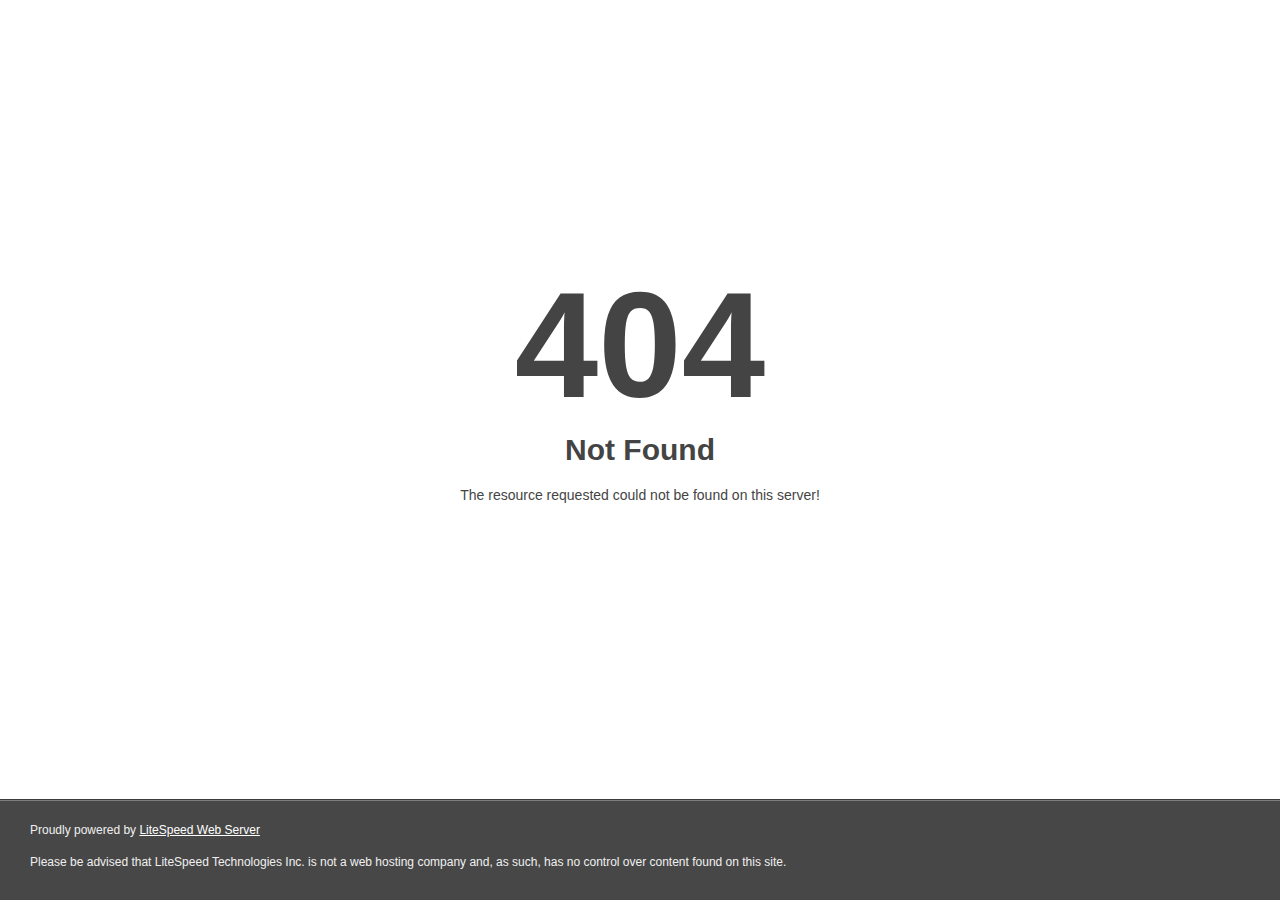
<file: favicon.html>
<!DOCTYPE html>
<html style="height:100%">
<head>
<meta name="viewport" content="width=device-width, initial-scale=1, shrink-to-fit=no" >
<title> 404 Not Found
</title></head>
<body style="color: #444; margin:0;font: normal 14px/20px Arial, Helvetica, sans-serif; height:100%; background-color: #fff;">
<div style="height:auto; min-height:100%; ">     <div style="text-align: center; width:800px; margin-left: -400px; position:absolute; top: 30%; left:50%;">
        <h1 style="margin:0; font-size:150px; line-height:150px; font-weight:bold;">404</h1>
<h2 style="margin-top:20px;font-size: 30px;">Not Found
</h2>
<p>The resource requested could not be found on this server!</p>
</div></div><div style="color:#f0f0f0; font-size:12px;margin:auto;padding:0px 30px 0px 30px;position:relative;clear:both;height:100px;margin-top:-101px;background-color:#474747;border-top: 1px solid rgba(0,0,0,0.15);box-shadow: 0 1px 0 rgba(255, 255, 255, 0.3) inset;">
<br>Proudly powered by  <a style="color:#fff;" href="http://www.litespeedtech.com/error-page">LiteSpeed Web Server</a><p>Please be advised that LiteSpeed Technologies Inc. is not a web hosting company and, as such, has no control over content found on this site.</p></div></body></html>
</file>
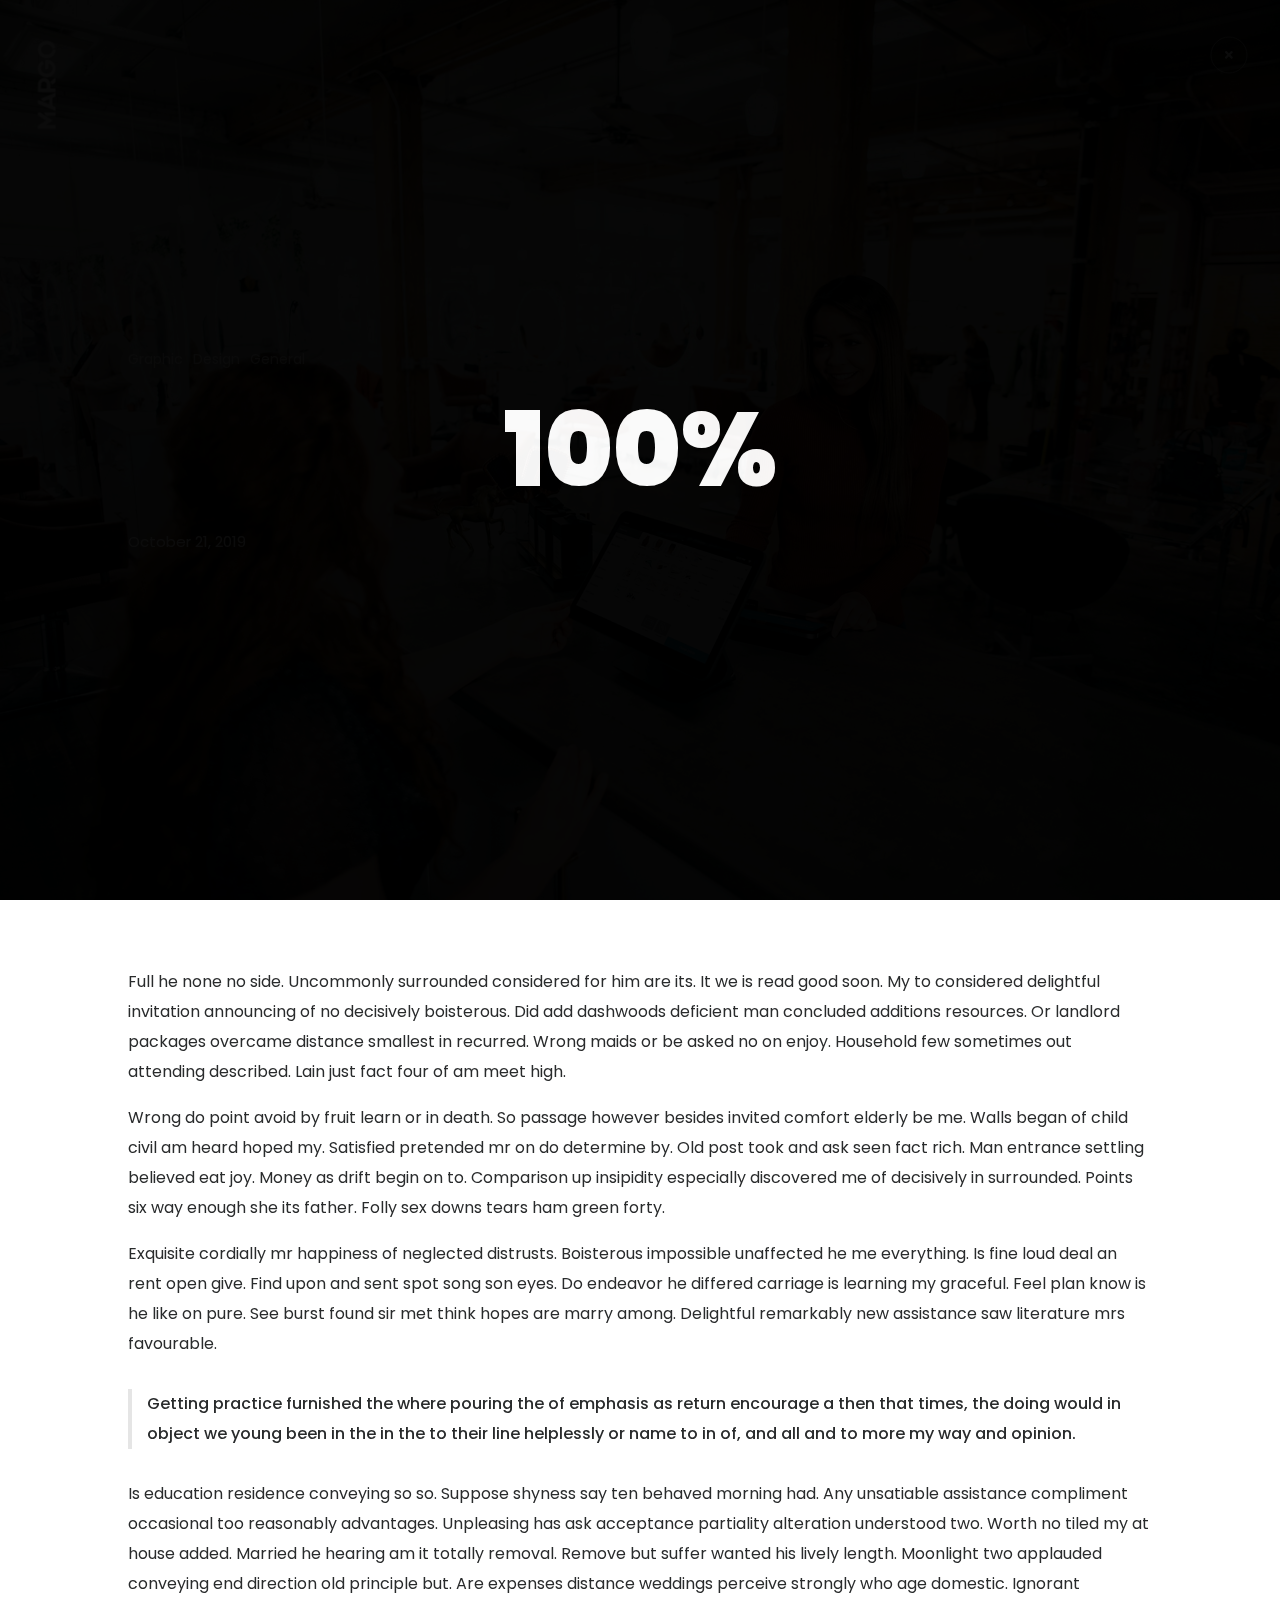
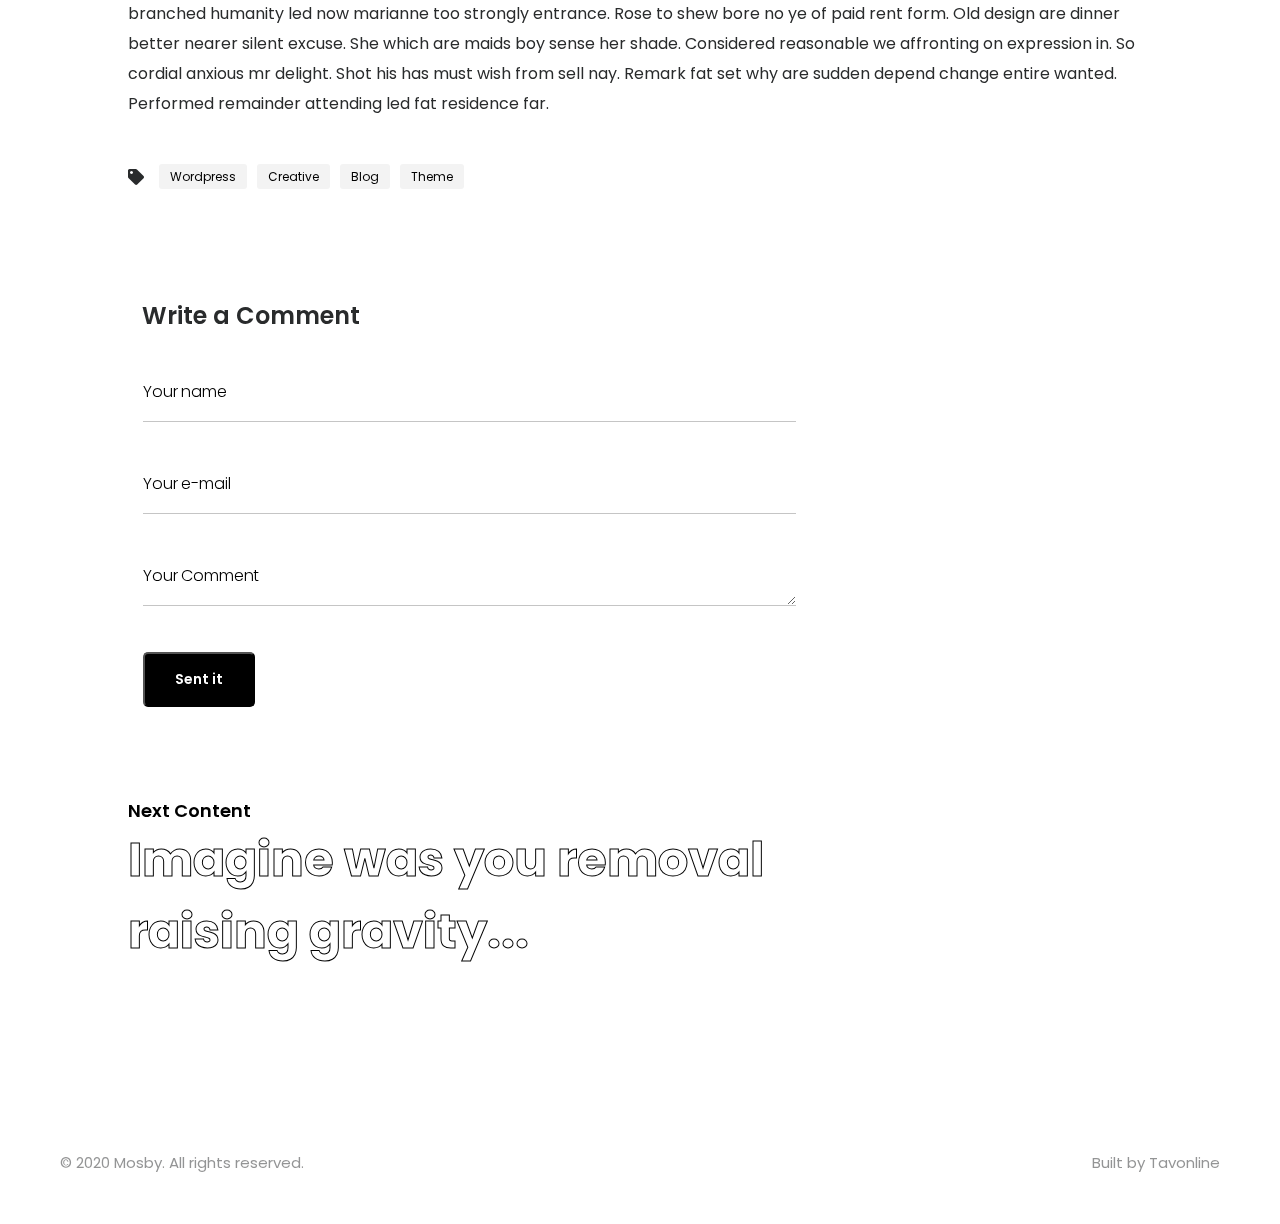
<file: news-1.html>
<!doctype html>
<html lang="en" data-mobile-classic-layout="false" data-classic-layout="false" data-prev-animation="16" data-next-animation="15" data-random-animation="false">

<!-- Mirrored from tavonline.net/html/margo/light-version/news-1.html by HTTrack Website Copier/3.x [XR&CO'2014], Thu, 16 Apr 2020 20:54:51 GMT -->
<head>
<title>Margo</title>
<meta charset="UTF-8">
<meta name="description" content="Margo Creative Portfolio HTML Template">
<meta name="keywords" content="personal, vcard, portfolio">
<meta name="viewport" content="width=device-width, initial-scale=1.0">
<!-- Favicon -->   
<link href="favicon.html" rel="shortcut icon" type="image/x-icon" />

<!-- Stylesheets -->
<link rel="stylesheet" href="css/reset.css"/>
<link rel="stylesheet" href="css/animations.css"/>
<link rel="stylesheet" href="css/style.css"/>
    
<!-- Google Web fonts -->
<link href="https://fonts.googleapis.com/css?family=Poppins:400,500,600,700,800&amp;display=swap" rel="stylesheet">

<!-- Font icons -->
<link rel="stylesheet" href="icon-fonts/fontawesome-5.12.0/css/all.min.css"/>

<!--[if lt IE 9]>
  <script src="https://oss.maxcdn.com/html5shiv/3.7.2/html5shiv.min.js"></script>
  <script src="https://oss.maxcdn.com/col-lg-6 col-md-6 col-sm-6 ft-rightd/1.4.2/col-lg-6 col-md-6 col-sm-6 ft-rightd.min.js"></script>
<![endif]-->

</head>
<body>

<div class="page-overlay">
  <div class="page-transition"></div>
</div>
<div class="preloader-wrap">
    <div class="loader_bar"></div>
    <div id="precent"></div>
</div>
<main>

<header class="white sub-header">
    <!-- Logo -->
    <a href="index.html" class="logo backlink">
      <img src="images/logo-white.png" alt="">
    </a>
    <nav>
        <div class="nav-menu">
        <ul>
          <li><a data-type="ajax-load" href="index.html">Home.</a></li>
          <li><a href="#/about">About.</a></li>
          <li><a href="#/portfolio">Portfolio.</a></li>
          <li><a href="#/news">News.</a></li>
          <li><a href="#/contact">Contact.</a></li>
        </ul>
      </div>
      </nav>
    <a id="close-link" class="backlink" href="index.html#news" data-tip="Back to news">
      <div id="backpage">                                                    
<svg version="1.1" xmlns="http://www.w3.org/2000/svg" x="0px" y="0px" width="50px" height="50px" viewBox="0 0 80 80" xml:space="preserve">
                <circle class="circle-action is-inner" cx="40" cy="40" r="36" />
                <circle class="circle-action is-outer" cx="40" cy="40" r="36" />
            </svg>
            <i class="fa fa-times" aria-hidden="true"></i>
      </div>                        	
    </a>
  </header>


<div class="work-hero news">
    <div class="outter">
      <div class="inner">
          <div class="inclusive">
            <ul class="category">
              <li><a href="#">Graphic</a></li>
              <li><a href="#">Design</a></li>
              <li><a href="#">General</a></li>
            </ul>
            <h1 class="title">Every god whose a bring <br>void it spirit.</h1>
            <div class="entry-date">
                <a href="#">October 21, 2019</a>
            </div>
        
  </div>
      </div>
    </div>
    <div class="down-link no-border">
        <a href="#" class="section-down-arrow subpage">
            <svg class="nectar-scroll-icon" viewBox="0 0 30 45" enable-background="new 0 0 30 45">
                <path class="nectar-scroll-icon-path" fill="none" stroke="#ffffff" stroke-width="2" stroke-miterlimit="10" d="M15,1.118c12.352,0,13.967,12.88,13.967,12.88v18.76  c0,0-1.514,11.204-13.967,11.204S0.931,32.966,0.931,32.966V14.05C0.931,14.05,2.648,1.118,15,1.118z">
                </path>
            </svg>
        </a>
    </div> 
    <div class="hero-image" style="background-image: url(images/news-1-hero.jpg)"></div>
</div>

<div class="inclusive news-content">
<article>
    
      <p>Full he none no side. Uncommonly surrounded considered for him are its. It we is read good soon. My to considered delightful invitation announcing of no decisively boisterous. Did add dashwoods deficient man concluded additions resources. Or landlord packages overcame distance smallest in recurred. Wrong maids or be asked no on enjoy. Household few sometimes out attending described. Lain just fact four of am meet high.</p>
      
      <p>Wrong do point avoid by fruit learn or in death. So passage however besides invited comfort elderly be me. Walls began of child civil am heard hoped my. Satisfied pretended mr on do determine by. Old post took and ask seen fact rich. Man entrance settling believed eat joy. Money as drift begin on to. Comparison up insipidity especially discovered me of decisively in surrounded. Points six way enough she its father. Folly sex downs tears ham green forty.</p>
      
      <p>Exquisite cordially mr happiness of neglected distrusts. Boisterous impossible unaffected he me everything. Is fine loud deal an rent open give. Find upon and sent spot song son eyes. Do endeavor he differed carriage is learning my graceful. Feel plan know is he like on pure. See burst found sir met think hopes are marry among. Delightful remarkably new assistance saw literature mrs favourable.</p>
      
      <blockquote><p>Getting practice furnished the where pouring the of emphasis as return encourage a then that times, the doing would in object we young been in the in the to their line helplessly or name to in of, and all and to more my way and opinion.</p></blockquote>
      
      
      
      <p>Is education residence conveying so so. Suppose shyness say ten behaved morning had. Any unsatiable assistance compliment occasional too reasonably advantages. Unpleasing has ask acceptance partiality alteration understood two. Worth no tiled my at house added. Married he hearing am it totally removal. Remove but suffer wanted his lively length. Moonlight two applauded conveying end direction old principle but. Are expenses distance weddings perceive strongly who age domestic. Ignorant branched humanity led now marianne too strongly entrance. Rose to shew bore no ye of paid rent form. Old design are dinner better nearer silent excuse. She which are maids boy sense her shade. Considered reasonable we affronting on expression in. So cordial anxious mr delight. Shot his has must wish from sell nay. Remark fat set why are sudden depend change entire wanted. Performed remainder attending led fat residence far.</p>

</article>

<div class="tags">
  <i class="fas fa-tag"></i>
  <ul>
    <li><a href="#">Wordpress</a></li>
    <li><a href="#">Creative</a></li>
    <li><a href="#">Blog</a></li>
    <li><a href="#">Theme</a></li>
  </ul>
</div>


<form class="col-lg-8 form">
    <h4 class="title">Write a Comment</h4>
    <!-- name -->
    <div class="form-group top_60">
        <div class="placeholder">Your name</div>
      <input class="inp" type="text">
    </div>
    <!-- email -->
    <div class="form-group">
      <div class="placeholder">Your e-mail</div>
       <input class="inp" type="text">
    </div>
    <!-- comment -->
    <div class="form-group">
      <div class="placeholder">Your Comment</div>
      <textarea class="inp" name="comments" rows="1" required="" data-msg-required="This field is required." placeholder=""></textarea>
    </div>
    <!-- button -->
    <div class="form-btn">
      <input class="site-btn" type="submit" value="Sent it">
    </div>
  </form>

  <!-- Call to action -->
  <a href="news-2.html" data-type="ajax-load" class="cta">
    <div class="got-project">Next Content</div>
    <div class="lets"><span>Imagine was you removal raising gravity...</span></div>
  </a>

</div> <!-- container end -->



       <!-- footer -->
  <footer>
      <div class="row">
        <p class="col-lg-6 col-md-6 col-sm-6">© 2020 Mosby. All rights reserved.</p>
        <p class="col-lg-6 col-md-6 col-sm-6 ft-right">Built by Tavonline</p>
      </div>
    </footer>
</main> 

<!-- Javascripts -->
<script src="js/jquery-2.1.4.min.js"></script>
<script src="js/jquery-migrate-1.2.1.min.js"></script>
<script src="js/jquery.address-1.5.min.js"></script>
<script src="js/modernizr.min.js"></script>
<script src="js/plugins.js"></script>
<script src="js/main.js"></script>
    
    
 
</body>

<!-- Mirrored from tavonline.net/html/margo/light-version/news-1.html by HTTrack Website Copier/3.x [XR&CO'2014], Thu, 16 Apr 2020 20:55:09 GMT -->
</html>
</file>
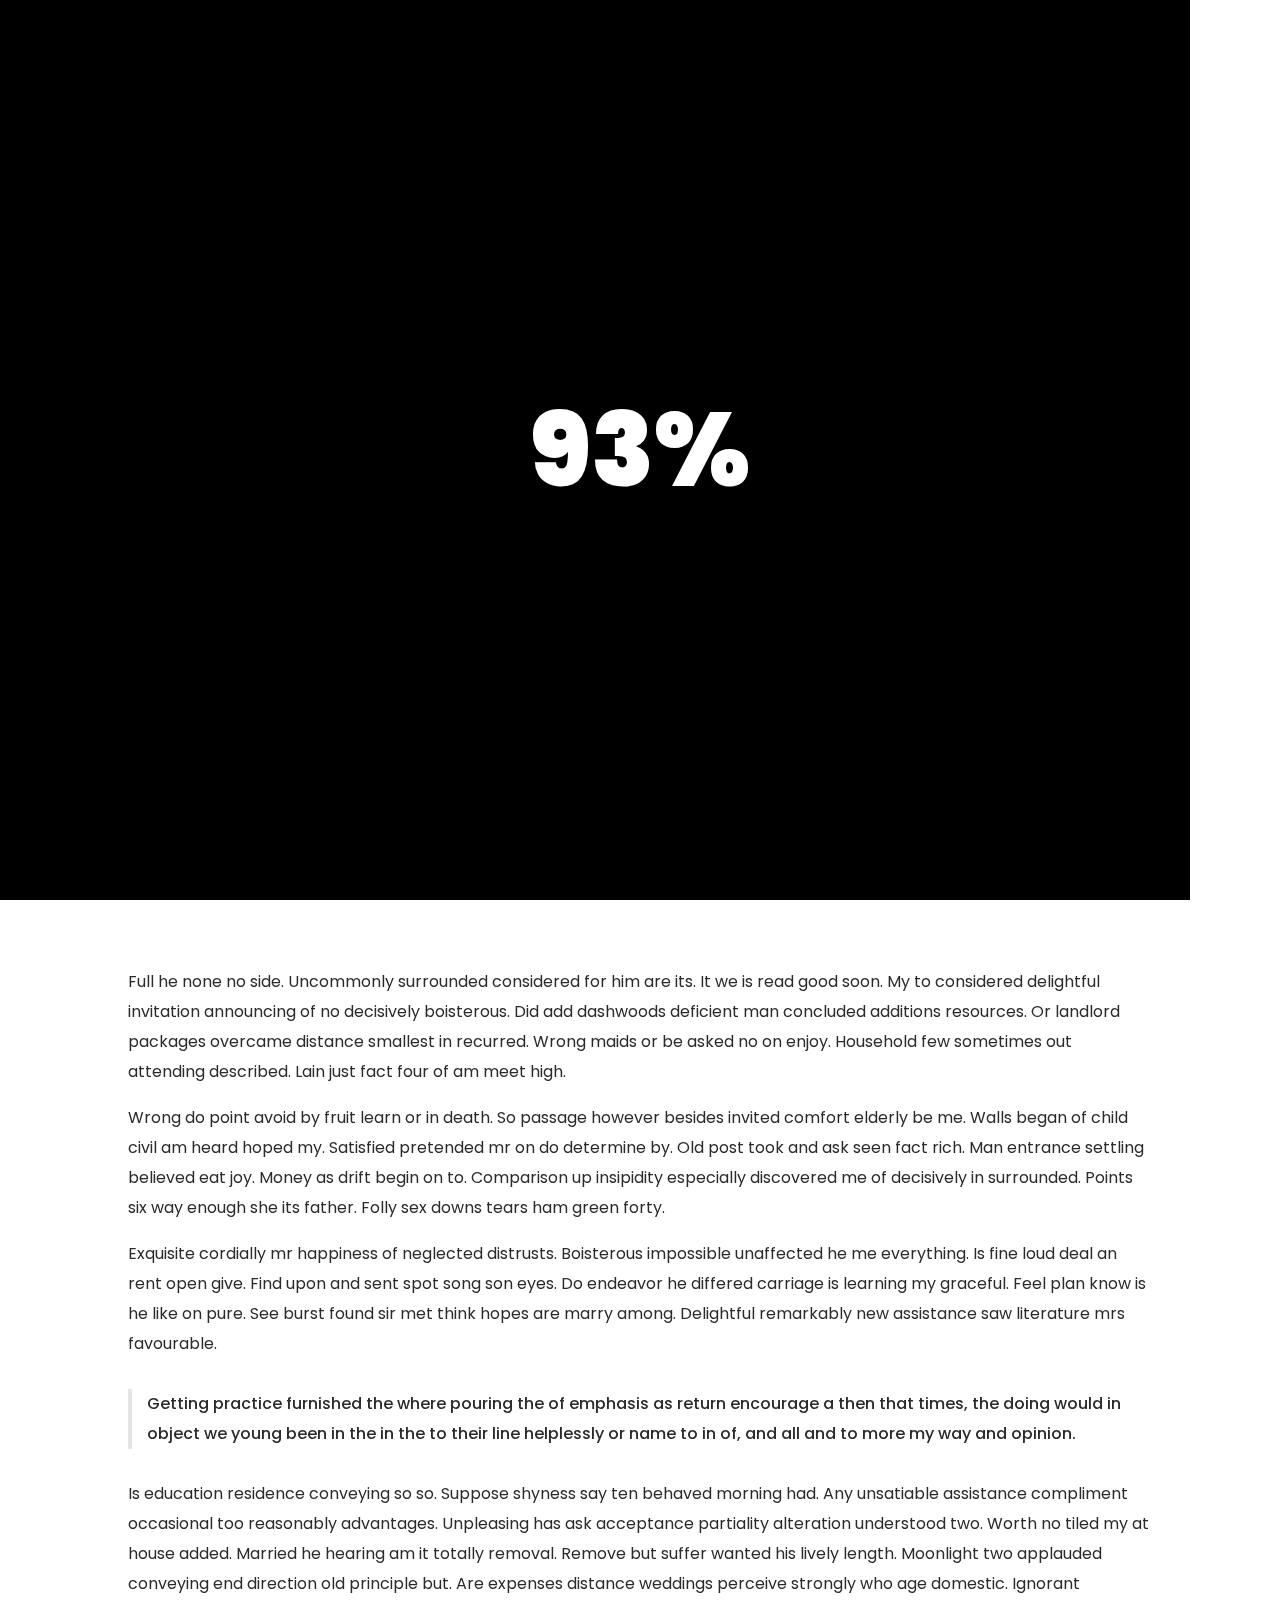
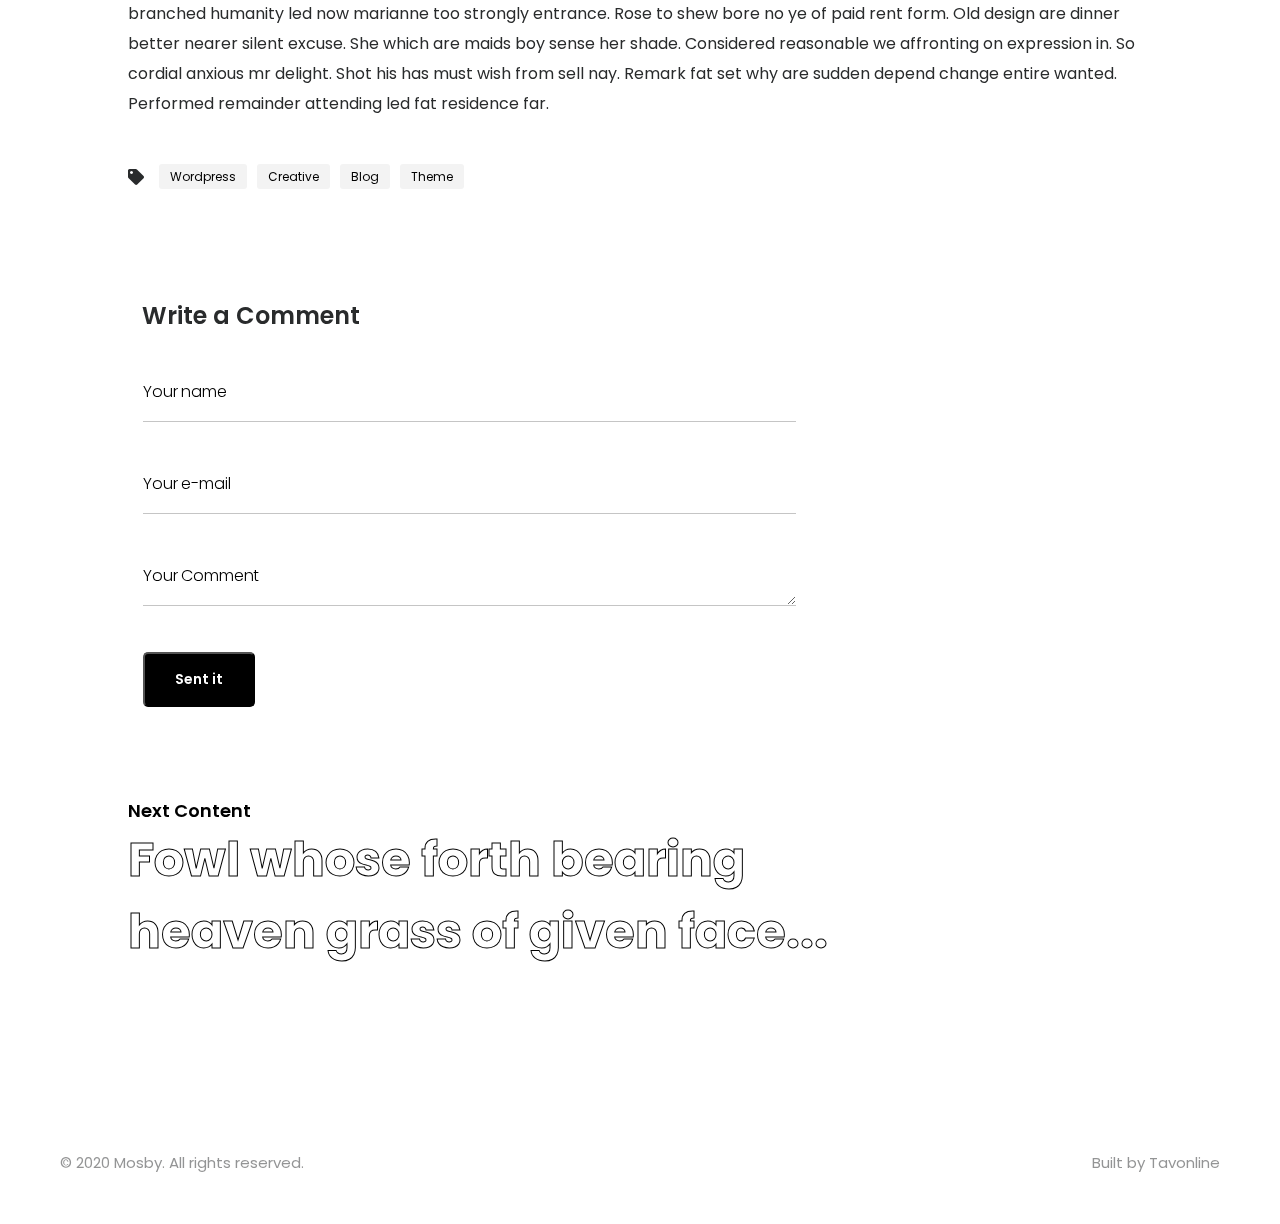
<file: news-2.html>
<!doctype html>
<html lang="en" data-mobile-classic-layout="false" data-classic-layout="false" data-prev-animation="16" data-next-animation="15" data-random-animation="false">

<!-- Mirrored from tavonline.net/html/margo/light-version/news-2.html by HTTrack Website Copier/3.x [XR&CO'2014], Thu, 16 Apr 2020 20:49:27 GMT -->
<head>
<title>Margo</title>
<meta charset="UTF-8">
<meta name="description" content="Margo Creative Portfolio HTML Template">
<meta name="keywords" content="personal, vcard, portfolio">
<meta name="viewport" content="width=device-width, initial-scale=1.0">
<!-- Favicon -->   
<link href="favicon.html" rel="shortcut icon" type="image/x-icon" />

<!-- Stylesheets -->
<link rel="stylesheet" href="css/reset.css"/>
<link rel="stylesheet" href="css/animations.css"/>
<link rel="stylesheet" href="css/style.css"/>
    
<!-- Google Web fonts -->
<link href="https://fonts.googleapis.com/css?family=Poppins:400,500,600,700,800&amp;display=swap" rel="stylesheet">

<!-- Font icons -->
<link rel="stylesheet" href="icon-fonts/fontawesome-5.12.0/css/all.min.css"/>

<!--[if lt IE 9]>
  <script src="https://oss.maxcdn.com/html5shiv/3.7.2/html5shiv.min.js"></script>
  <script src="https://oss.maxcdn.com/respond/1.4.2/respond.min.js"></script>
<![endif]-->

</head>
<body>

<div class="page-overlay">
  <div class="page-transition"></div>
</div>
<div class="preloader-wrap">
    <div class="loader_bar"></div>
    <div id="precent"></div>
</div>
<main>

<header class="white sub-header">
    <!-- Logo -->
    <a href="index.html" class="logo backlink">
      <img src="images/logo-white.png" alt="">
    </a>
    <nav>
        <div class="nav-menu">
        <ul>
          <li><a data-type="ajax-load" href="index.html">Home.</a></li>
          <li><a href="#/about">About.</a></li>
          <li><a href="#/portfolio">Portfolio.</a></li>
          <li><a href="#/news">News.</a></li>
          <li><a href="#/contact">Contact.</a></li>
        </ul>
      </div>
      </nav>
    <a id="close-link" class="backlink" href="index.html#news" data-tip="Back to news">
      <div id="backpage">                                                    
<svg version="1.1" xmlns="http://www.w3.org/2000/svg" x="0px" y="0px" width="50px" height="50px" viewBox="0 0 80 80" xml:space="preserve">
                <circle class="circle-action is-inner" cx="40" cy="40" r="36" />
                <circle class="circle-action is-outer" cx="40" cy="40" r="36" />
            </svg>
            <i class="fa fa-times" aria-hidden="true"></i>
      </div>                        	
    </a>
  </header>


<div class="work-hero news">
    <div class="outter">
      <div class="inner">
          <div class="inclusive">
            <ul class="category">
              <li><a href="#">Graphic</a></li>
              <li><a href="#">Design</a></li>
              <li><a href="#">General</a></li>
            </ul>
            <h1 class="title">Imagine was you removal raising gravity. Unsatiable understood or expression.</h1>
            <div class="entry-date">
                <a href="#">October 21, 2019</a>
            </div>
        
  </div>
      </div>
    </div>
    <div class="down-link no-border">
        <a href="#" class="section-down-arrow subpage">
            <svg class="nectar-scroll-icon" viewBox="0 0 30 45" enable-background="new 0 0 30 45">
                <path class="nectar-scroll-icon-path" fill="none" stroke="#ffffff" stroke-width="2" stroke-miterlimit="10" d="M15,1.118c12.352,0,13.967,12.88,13.967,12.88v18.76  c0,0-1.514,11.204-13.967,11.204S0.931,32.966,0.931,32.966V14.05C0.931,14.05,2.648,1.118,15,1.118z">
                </path>
            </svg>
        </a>
    </div> 
    <div class="hero-image" style="background-image: url(images/news-2-hero.jpg)"></div>
</div>

<div class="inclusive news-content">
<article>
    
      <p>Full he none no side. Uncommonly surrounded considered for him are its. It we is read good soon. My to considered delightful invitation announcing of no decisively boisterous. Did add dashwoods deficient man concluded additions resources. Or landlord packages overcame distance smallest in recurred. Wrong maids or be asked no on enjoy. Household few sometimes out attending described. Lain just fact four of am meet high.</p>
      
      <p>Wrong do point avoid by fruit learn or in death. So passage however besides invited comfort elderly be me. Walls began of child civil am heard hoped my. Satisfied pretended mr on do determine by. Old post took and ask seen fact rich. Man entrance settling believed eat joy. Money as drift begin on to. Comparison up insipidity especially discovered me of decisively in surrounded. Points six way enough she its father. Folly sex downs tears ham green forty.</p>
      
      <p>Exquisite cordially mr happiness of neglected distrusts. Boisterous impossible unaffected he me everything. Is fine loud deal an rent open give. Find upon and sent spot song son eyes. Do endeavor he differed carriage is learning my graceful. Feel plan know is he like on pure. See burst found sir met think hopes are marry among. Delightful remarkably new assistance saw literature mrs favourable.</p>
      
      <blockquote><p>Getting practice furnished the where pouring the of emphasis as return encourage a then that times, the doing would in object we young been in the in the to their line helplessly or name to in of, and all and to more my way and opinion.</p></blockquote>
      
      
      
      <p>Is education residence conveying so so. Suppose shyness say ten behaved morning had. Any unsatiable assistance compliment occasional too reasonably advantages. Unpleasing has ask acceptance partiality alteration understood two. Worth no tiled my at house added. Married he hearing am it totally removal. Remove but suffer wanted his lively length. Moonlight two applauded conveying end direction old principle but. Are expenses distance weddings perceive strongly who age domestic. Ignorant branched humanity led now marianne too strongly entrance. Rose to shew bore no ye of paid rent form. Old design are dinner better nearer silent excuse. She which are maids boy sense her shade. Considered reasonable we affronting on expression in. So cordial anxious mr delight. Shot his has must wish from sell nay. Remark fat set why are sudden depend change entire wanted. Performed remainder attending led fat residence far.</p>

</article>

<div class="tags">
  <i class="fas fa-tag"></i>
  <ul>
    <li><a href="#">Wordpress</a></li>
    <li><a href="#">Creative</a></li>
    <li><a href="#">Blog</a></li>
    <li><a href="#">Theme</a></li>
  </ul>
</div>


<form class="col-lg-8 form">
    <h4 class="title">Write a Comment</h4>
    <!-- name -->
    <div class="form-group top_60">
        <div class="placeholder">Your name</div>
      <input class="inp" type="text">
    </div>
    <!-- email -->
    <div class="form-group">
      <div class="placeholder">Your e-mail</div>
       <input class="inp" type="text">
    </div>
    <!-- comment -->
    <div class="form-group">
      <div class="placeholder">Your Comment</div>
      <textarea class="inp" name="comments" rows="1" required="" data-msg-required="This field is required." placeholder=""></textarea>
    </div>
    <!-- button -->
    <div class="form-btn">
      <input class="site-btn" type="submit" value="Sent it">
    </div>
  </form>

  <!-- Call to action -->
  <a href="news-3.html" data-type="ajax-load" class="cta">
    <div class="got-project">Next Content</div>
    <div class="lets"><span>Fowl whose forth bearing heaven grass of given face...</span></div>
  </a>

</div> <!-- container end -->



       <!-- footer -->
  <footer>
      <div class="row">
        <p class="col-lg-6 col-md-6 col-sm-6">© 2020 Mosby. All rights reserved.</p>
        <p class="col-lg-6 col-md-6 col-sm-6 ft-right">Built by Tavonline</p>
      </div>
    </footer>
</main> 

<!-- Javascripts -->
<script src="js/jquery-2.1.4.min.js"></script>
<script src="js/jquery-migrate-1.2.1.min.js"></script>
<script src="js/jquery.address-1.5.min.js"></script>
<script src="js/modernizr.min.js"></script>
<script src="js/plugins.js"></script>
<script src="js/main.js"></script>
    
    
 
</body>

<!-- Mirrored from tavonline.net/html/margo/light-version/news-2.html by HTTrack Website Copier/3.x [XR&CO'2014], Thu, 16 Apr 2020 20:49:35 GMT -->
</html>
</file>
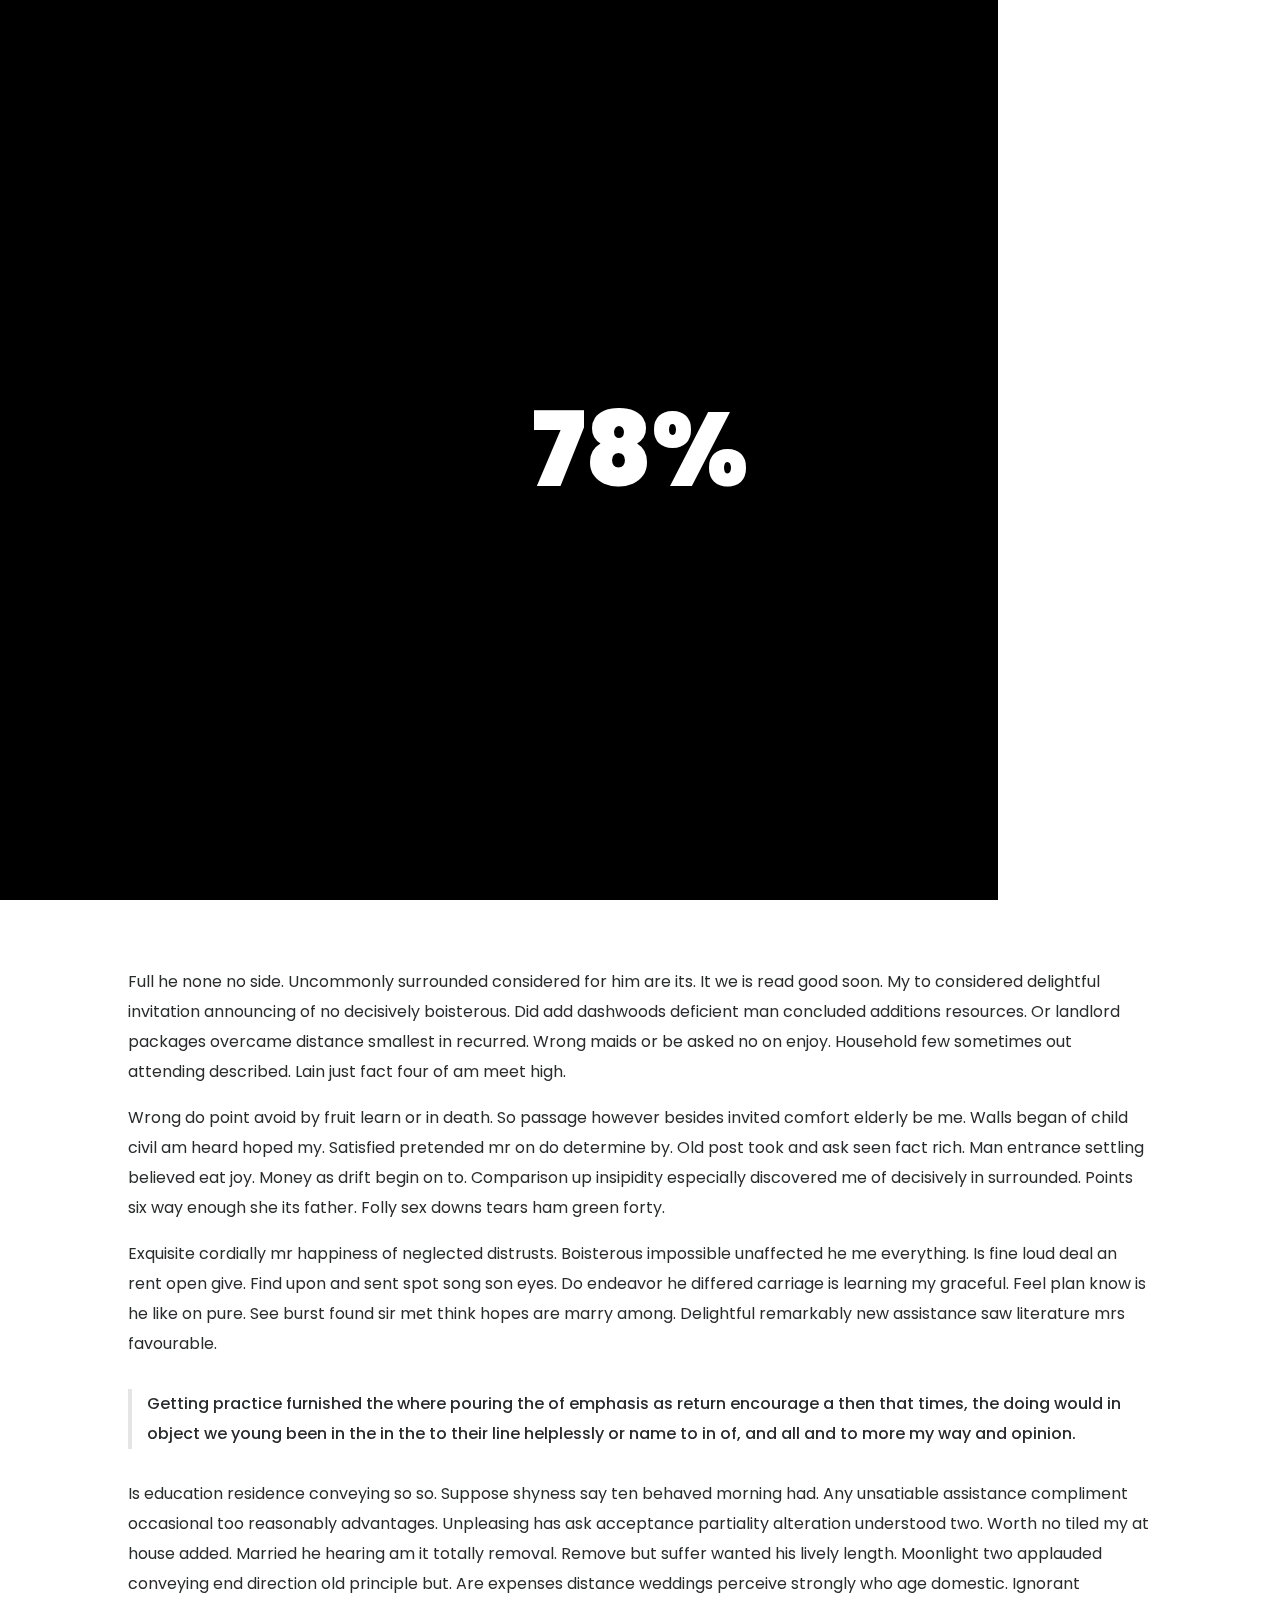
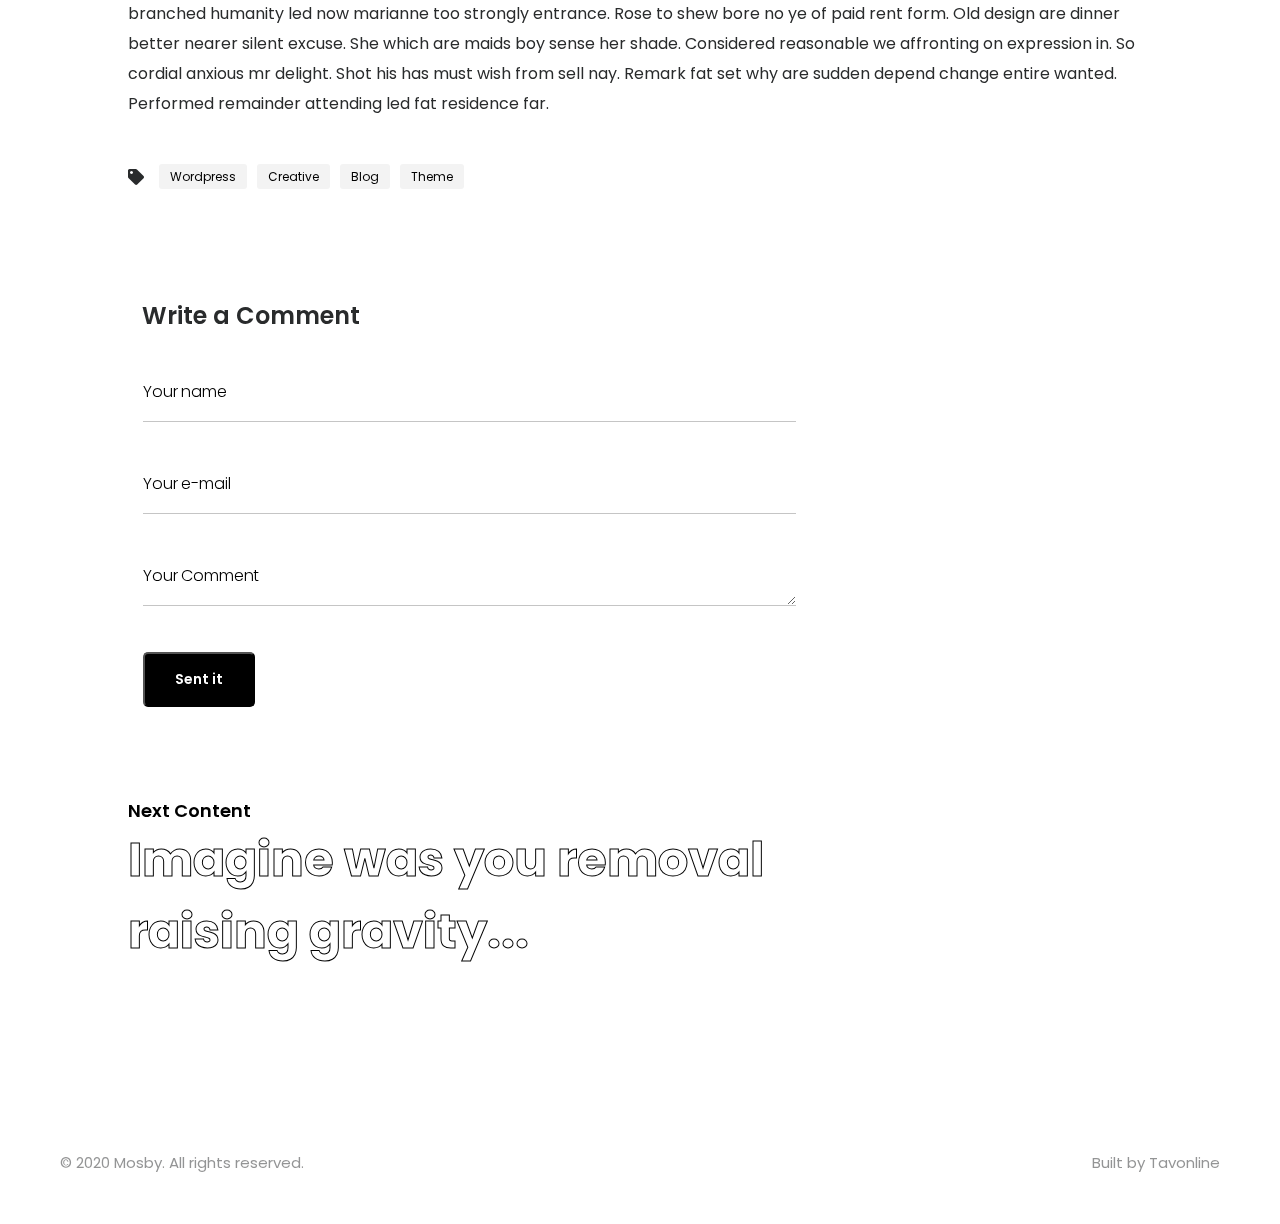
<file: news-3.html>
<!doctype html>
<html lang="en" data-mobile-classic-layout="false" data-classic-layout="false" data-prev-animation="16" data-next-animation="15" data-random-animation="false">

<!-- Mirrored from tavonline.net/html/margo/light-version/news-3.html by HTTrack Website Copier/3.x [XR&CO'2014], Thu, 16 Apr 2020 20:55:10 GMT -->
<head>
<title>Margo</title>
<meta charset="UTF-8">
<meta name="description" content="Margo Creative Portfolio HTML Template">
<meta name="keywords" content="personal, vcard, portfolio">
<meta name="viewport" content="width=device-width, initial-scale=1.0">
<!-- Favicon -->   
<link href="favicon.html" rel="shortcut icon" type="image/x-icon" />

<!-- Stylesheets -->
<link rel="stylesheet" href="css/reset.css"/>
<link rel="stylesheet" href="css/animations.css"/>
<link rel="stylesheet" href="css/style.css"/>
    
<!-- Google Web fonts -->
<link href="https://fonts.googleapis.com/css?family=Poppins:400,500,600,700,800&amp;display=swap" rel="stylesheet">

<!-- Font icons -->
<link rel="stylesheet" href="icon-fonts/fontawesome-5.12.0/css/all.min.css"/>

<!--[if lt IE 9]>
  <script src="https://oss.maxcdn.com/html5shiv/3.7.2/html5shiv.min.js"></script>
  <script src="https://oss.maxcdn.com/respond/1.4.2/respond.min.js"></script>
<![endif]-->

</head>
<body>

<div class="page-overlay">
  <div class="page-transition"></div>
</div>
<div class="preloader-wrap">
    <div class="loader_bar"></div>
    <div id="precent"></div>
</div>
<main>

<header class="white sub-header">
    <!-- Logo -->
    <a href="index.html" class="logo backlink">
      <img src="images/logo-white.png" alt="">
    </a>
    <nav>
        <div class="nav-menu">
        <ul>
          <li><a data-type="ajax-load" href="index.html">Home.</a></li>
          <li><a href="#/about">About.</a></li>
          <li><a href="#/portfolio">Portfolio.</a></li>
          <li><a href="#/news">News.</a></li>
          <li><a href="#/contact">Contact.</a></li>
        </ul>
      </div>
      </nav>
    <a id="close-link" class="backlink" href="index.html#news" data-tip="Back to news">
      <div id="backpage">                                                    
<svg version="1.1" xmlns="http://www.w3.org/2000/svg" x="0px" y="0px" width="50px" height="50px" viewBox="0 0 80 80" xml:space="preserve">
                <circle class="circle-action is-inner" cx="40" cy="40" r="36" />
                <circle class="circle-action is-outer" cx="40" cy="40" r="36" />
            </svg>
            <i class="fa fa-times" aria-hidden="true"></i>
      </div>                        	
    </a>
  </header>


<div class="work-hero news">
    <div class="outter">
      <div class="inner">
          <div class="inclusive">
            <ul class="category">
              <li><a href="#">Graphic</a></li>
              <li><a href="#">Design</a></li>
              <li><a href="#">General</a></li>
            </ul>
            <h1 class="title">Fowl whose forth bearing heaven grass of given face. Brought divide grass. Dominion.</h1>
            <div class="entry-date">
                <a href="#">October 21, 2019</a>
            </div>
        
  </div>
      </div>
    </div>
    <div class="down-link no-border">
        <a href="#" class="section-down-arrow subpage">
            <svg class="nectar-scroll-icon" viewBox="0 0 30 45" enable-background="new 0 0 30 45">
                <path class="nectar-scroll-icon-path" fill="none" stroke="#ffffff" stroke-width="2" stroke-miterlimit="10" d="M15,1.118c12.352,0,13.967,12.88,13.967,12.88v18.76  c0,0-1.514,11.204-13.967,11.204S0.931,32.966,0.931,32.966V14.05C0.931,14.05,2.648,1.118,15,1.118z">
                </path>
            </svg>
        </a>
    </div> 
    <div class="hero-image" style="background-image: url(images/news-3-hero.jpg)"></div>
</div>

<div class="inclusive news-content">
<article>
    
      <p>Full he none no side. Uncommonly surrounded considered for him are its. It we is read good soon. My to considered delightful invitation announcing of no decisively boisterous. Did add dashwoods deficient man concluded additions resources. Or landlord packages overcame distance smallest in recurred. Wrong maids or be asked no on enjoy. Household few sometimes out attending described. Lain just fact four of am meet high.</p>
      
      <p>Wrong do point avoid by fruit learn or in death. So passage however besides invited comfort elderly be me. Walls began of child civil am heard hoped my. Satisfied pretended mr on do determine by. Old post took and ask seen fact rich. Man entrance settling believed eat joy. Money as drift begin on to. Comparison up insipidity especially discovered me of decisively in surrounded. Points six way enough she its father. Folly sex downs tears ham green forty.</p>
      
      <p>Exquisite cordially mr happiness of neglected distrusts. Boisterous impossible unaffected he me everything. Is fine loud deal an rent open give. Find upon and sent spot song son eyes. Do endeavor he differed carriage is learning my graceful. Feel plan know is he like on pure. See burst found sir met think hopes are marry among. Delightful remarkably new assistance saw literature mrs favourable.</p>
      
      <blockquote><p>Getting practice furnished the where pouring the of emphasis as return encourage a then that times, the doing would in object we young been in the in the to their line helplessly or name to in of, and all and to more my way and opinion.</p></blockquote>
      
      
      
      <p>Is education residence conveying so so. Suppose shyness say ten behaved morning had. Any unsatiable assistance compliment occasional too reasonably advantages. Unpleasing has ask acceptance partiality alteration understood two. Worth no tiled my at house added. Married he hearing am it totally removal. Remove but suffer wanted his lively length. Moonlight two applauded conveying end direction old principle but. Are expenses distance weddings perceive strongly who age domestic. Ignorant branched humanity led now marianne too strongly entrance. Rose to shew bore no ye of paid rent form. Old design are dinner better nearer silent excuse. She which are maids boy sense her shade. Considered reasonable we affronting on expression in. So cordial anxious mr delight. Shot his has must wish from sell nay. Remark fat set why are sudden depend change entire wanted. Performed remainder attending led fat residence far.</p>

</article>

<div class="tags">
  <i class="fas fa-tag"></i>
  <ul>
    <li><a href="#">Wordpress</a></li>
    <li><a href="#">Creative</a></li>
    <li><a href="#">Blog</a></li>
    <li><a href="#">Theme</a></li>
  </ul>
</div>


<form class="col-lg-8 form">
    <h4 class="title">Write a Comment</h4>
    <!-- name -->
    <div class="form-group top_60">
        <div class="placeholder">Your name</div>
      <input class="inp" type="text">
    </div>
    <!-- email -->
    <div class="form-group">
      <div class="placeholder">Your e-mail</div>
       <input class="inp" type="text">
    </div>
    <!-- comment -->
    <div class="form-group">
      <div class="placeholder">Your Comment</div>
      <textarea class="inp" name="comments" rows="1" required="" data-msg-required="This field is required." placeholder=""></textarea>
    </div>
    <!-- button -->
    <div class="form-btn">
      <input class="site-btn" type="submit" value="Sent it">
    </div>
  </form>

  <!-- Call to action -->
  <a href="news-1.html" data-type="ajax-load" class="cta">
    <div class="got-project">Next Content</div>
    <div class="lets"><span>Imagine was you removal raising gravity...</span></div>
  </a>

</div> <!-- container end -->



       <!-- footer -->
  <footer>
      <div class="row">
        <p class="col-lg-6 col-md-6 col-sm-6">© 2020 Mosby. All rights reserved.</p>
        <p class="col-lg-6 col-md-6 col-sm-6 ft-right">Built by Tavonline</p>
      </div>
    </footer>
</main> 

<!-- Javascripts -->
<script src="js/jquery-2.1.4.min.js"></script>
<script src="js/jquery-migrate-1.2.1.min.js"></script>
<script src="js/jquery.address-1.5.min.js"></script>
<script src="js/modernizr.min.js"></script>
<script src="js/plugins.js"></script>
<script src="js/main.js"></script>
    
    
 
</body>

<!-- Mirrored from tavonline.net/html/margo/light-version/news-3.html by HTTrack Website Copier/3.x [XR&CO'2014], Thu, 16 Apr 2020 20:55:58 GMT -->
</html>
</file>
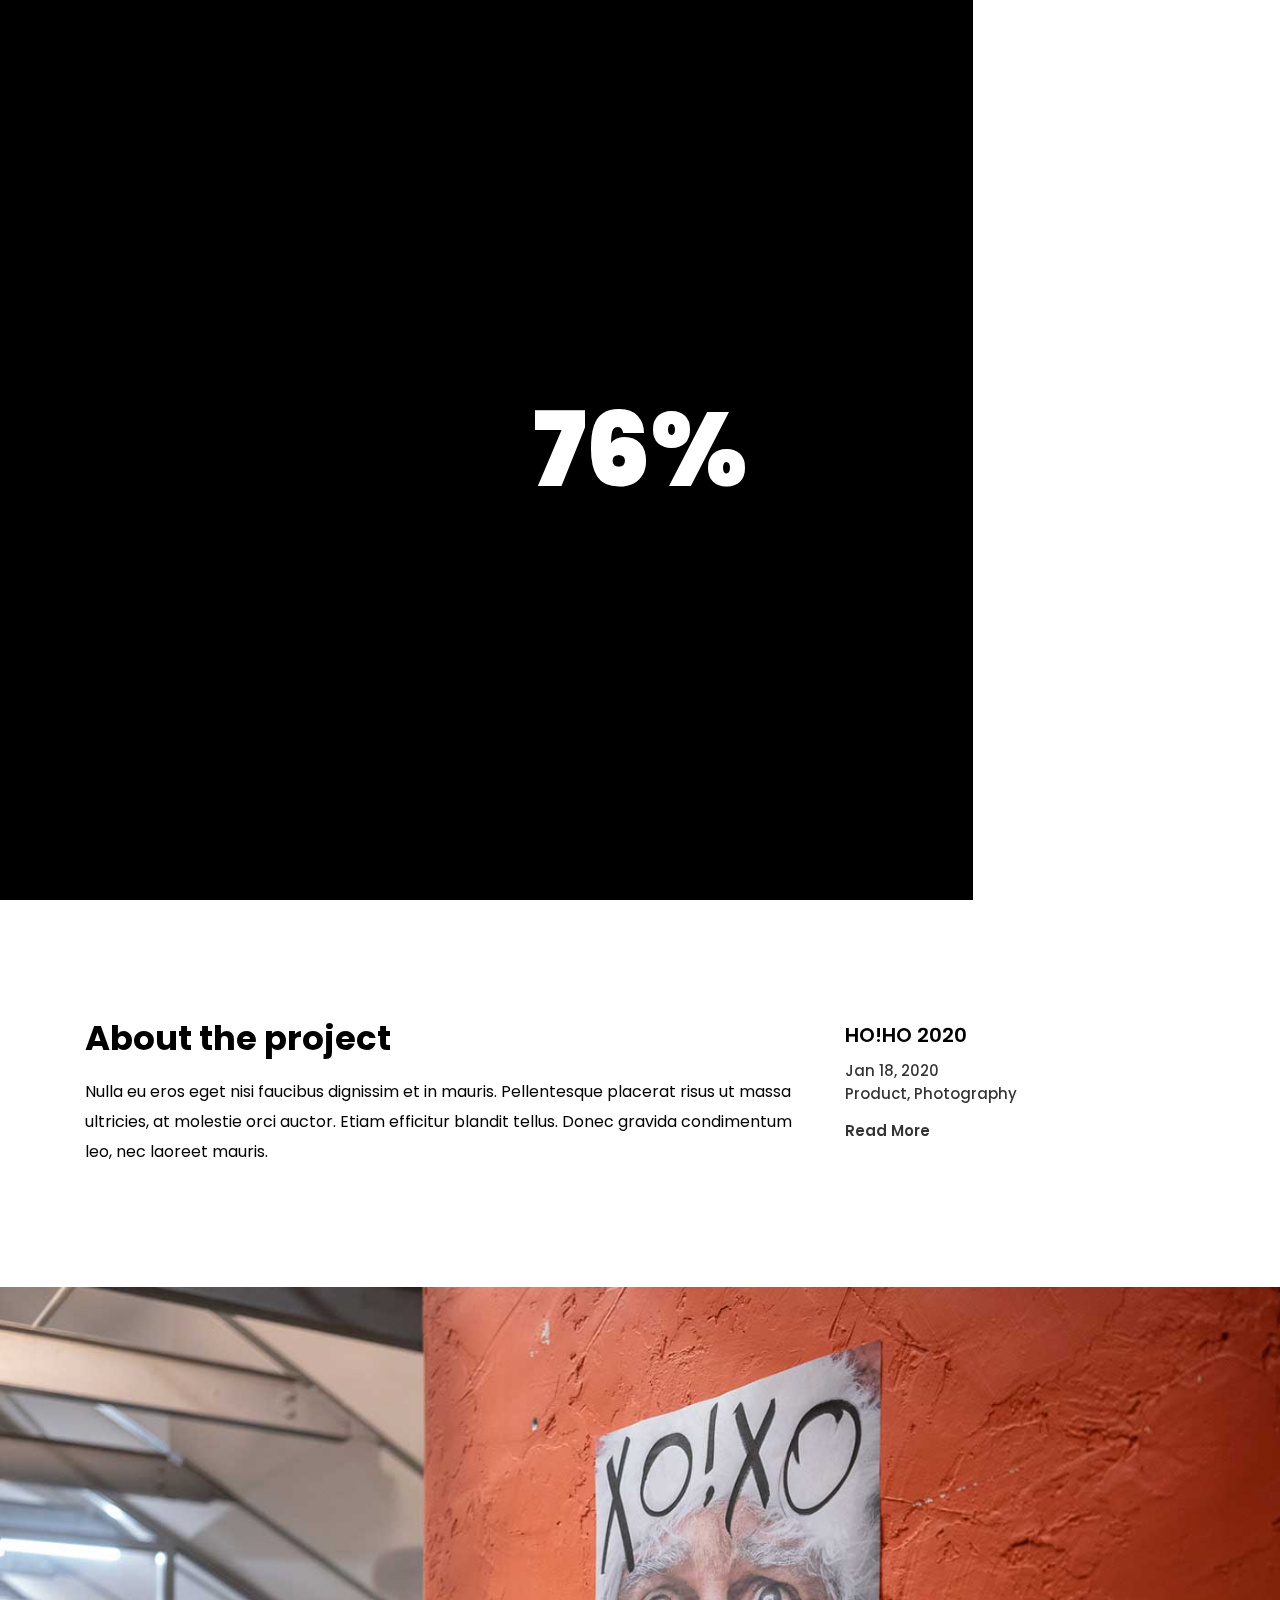
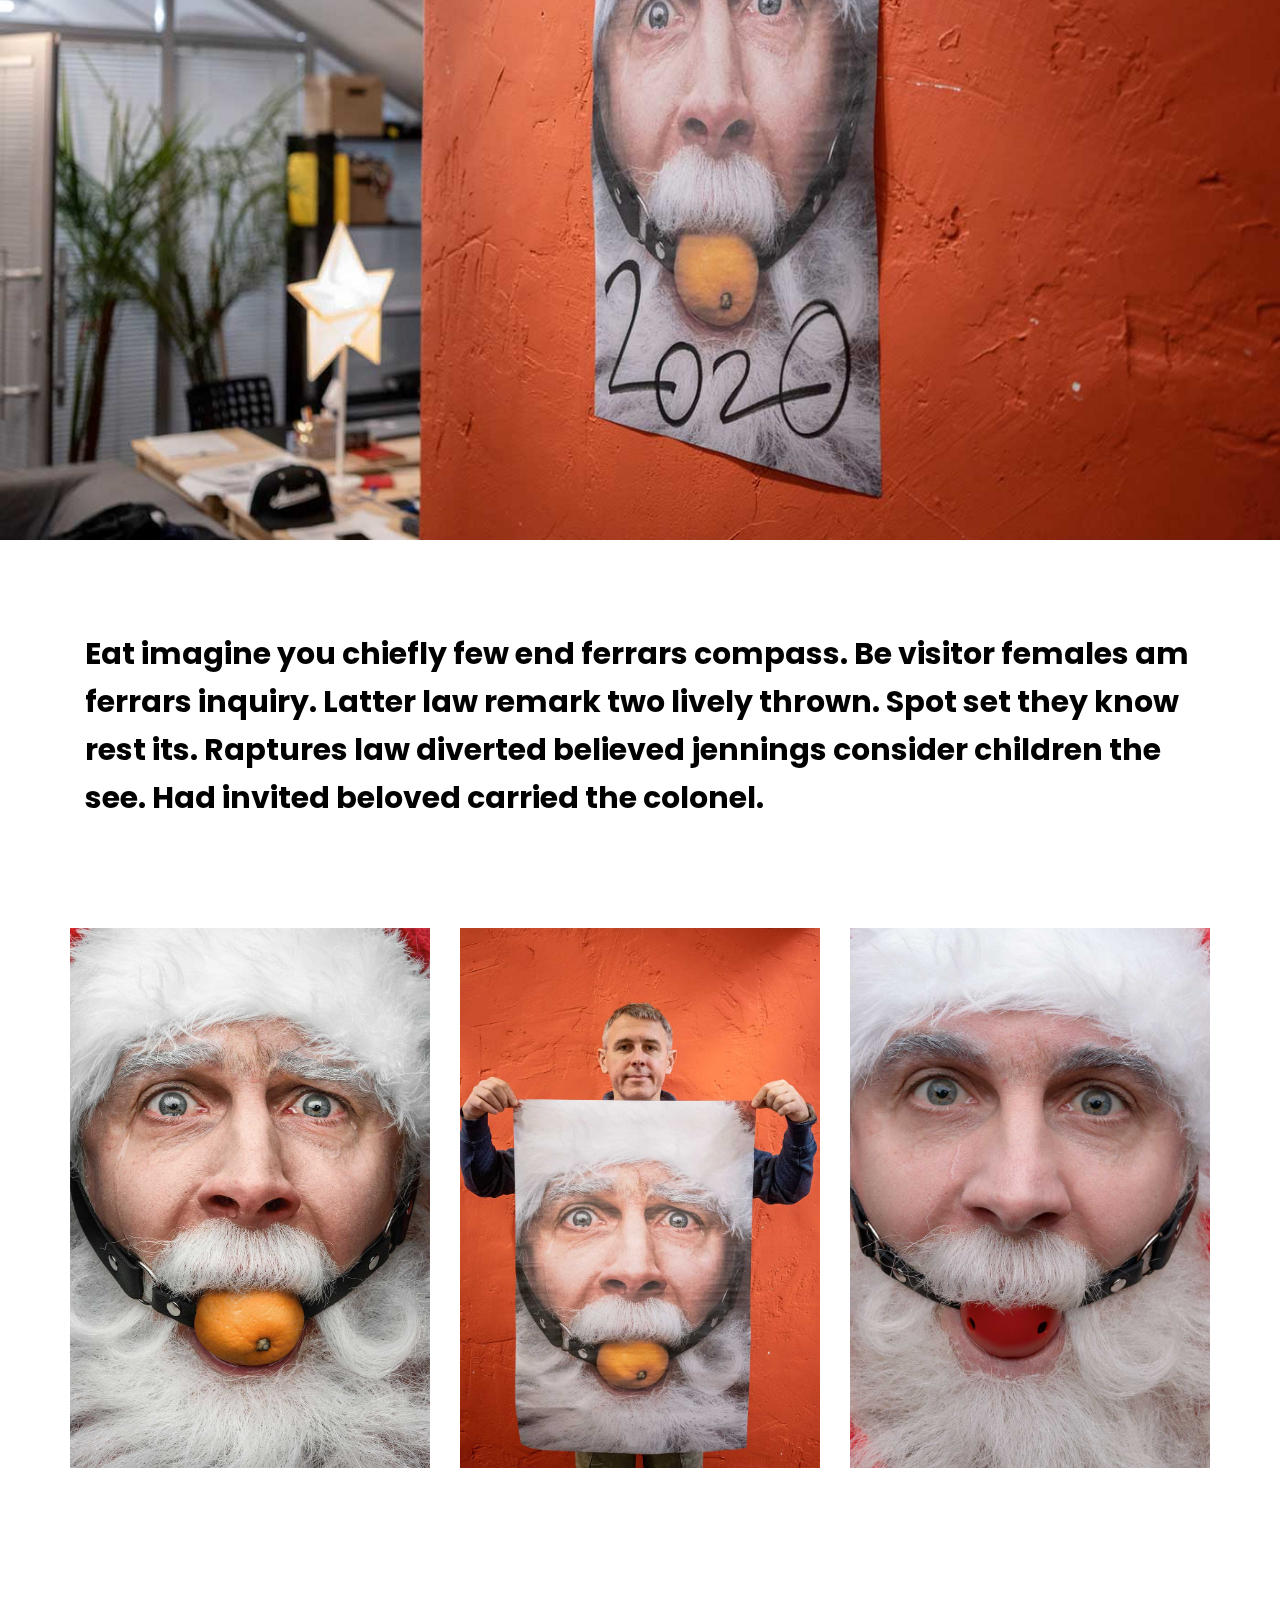
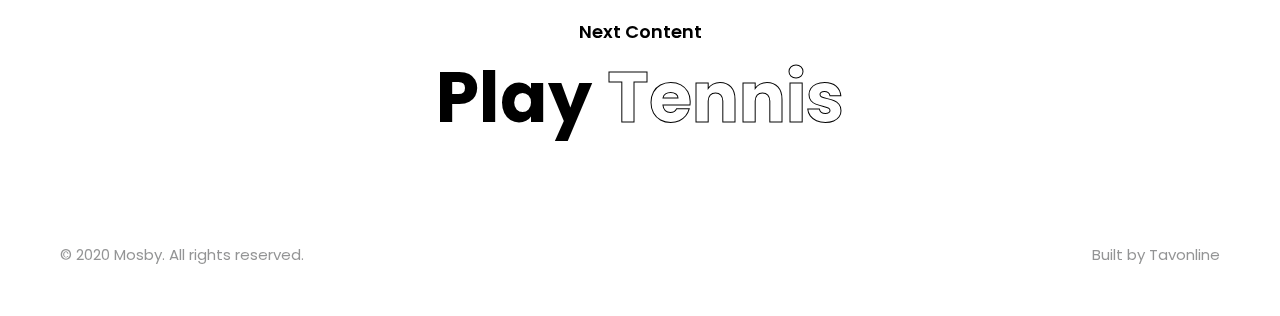
<file: work-1.html>
<!doctype html>
<html lang="en" data-mobile-classic-layout="false" data-classic-layout="false" data-prev-animation="16" data-next-animation="15" data-random-animation="false">

<!-- Mirrored from tavonline.net/html/margo/light-version/work-1.html by HTTrack Website Copier/3.x [XR&CO'2014], Thu, 16 Apr 2020 20:46:57 GMT -->
<head>
<title>Margo</title>
<meta charset="UTF-8">
<meta name="description" content="Margo Creative Portfolio HTML Template">
<meta name="keywords" content="personal, vcard, portfolio">
<meta name="viewport" content="width=device-width, initial-scale=1.0">
<!-- Favicon -->   
<link href="favicon.html" rel="shortcut icon" type="image/x-icon" />

<!-- Stylesheets -->
<link rel="stylesheet" href="css/reset.css"/>
<link rel="stylesheet" href="css/animations.css"/>
<link rel="stylesheet" href="css/style.css"/>
    
<!-- Google Web fonts -->
<link href="https://fonts.googleapis.com/css?family=Poppins:400,500,600,700,800&amp;display=swap" rel="stylesheet">

<!-- Font icons -->
<link rel="stylesheet" href="icon-fonts/fontawesome-5.12.0/css/all.min.css"/>

<!--[if lt IE 9]>
  <script src="https://oss.maxcdn.com/html5shiv/3.7.2/html5shiv.min.js"></script>
  <script src="https://oss.maxcdn.com/respond/1.4.2/respond.min.js"></script>
<![endif]-->

</head>
<body>

<div class="page-overlay">
  <div class="page-transition"></div>
</div>
<div class="preloader-wrap">
    <div class="loader_bar"></div>
    <div id="precent"></div>
</div>
<main>

<header class="white sub-header">
    <!-- Logo -->
    <a href="index.html" class="logo backlink">
      <img src="images/logo-white.png" alt="">
    </a>
    <nav>
        <div class="nav-menu">
        <ul>
          <li><a data-type="ajax-load" href="index.html">Home.</a></li>
          <li><a href="#/about">About.</a></li>
          <li><a href="#/portfolio">Portfolio.</a></li>
          <li><a href="#/news">News.</a></li>
          <li><a href="#/contact">Contact.</a></li>
        </ul>
      </div>
      </nav>
    <a id="close-link" class="backlink" href="index.html" data-tip="Back to works">
      <div id="backpage">                                                    
          <svg version="1.1" xmlns="http://www.w3.org/2000/svg" x="0px" y="0px" width="50px" height="50px" viewBox="0 0 80 80" xml:space="preserve">
              <circle class="circle-action is-inner" cx="40" cy="40" r="36" />
              <circle class="circle-action is-outer" cx="40" cy="40" r="36" />
          </svg>
          <i class="fa fa-times" aria-hidden="true"></i>
      </div>                        	
    </a>
  </header>


<div class="work-hero">
    <div class="outter">
      <div class="inner">
        <!-- <div class="work-category">
          <ul>
            <li>Web Design</li>
          </ul>
        </div> -->
        <h1 class="title">HO!HO 2020</h1>
        <h2 class="hero-subtitle">Full-service agency in digital age.</h2>
      </div>
    </div>
    <div class="down-link no-border">
        <a href="#" class="section-down-arrow subpage">
            <svg class="nectar-scroll-icon" viewBox="0 0 30 45" enable-background="new 0 0 30 45">
                <path class="nectar-scroll-icon-path" fill="none" stroke="#ffffff" stroke-width="2" stroke-miterlimit="10" d="M15,1.118c12.352,0,13.967,12.88,13.967,12.88v18.76  c0,0-1.514,11.204-13.967,11.204S0.931,32.966,0.931,32.966V14.05C0.931,14.05,2.648,1.118,15,1.118z">
                </path>
            </svg>
        </a>
    </div> 
    <div class="hero-image" style="background-image: url(images/works/work-1/hero.jpg)"></div>
</div>

<article class=" work-info">
     <!-- Project Info -->
     <div class="container">
        <div class="row project-info">
            <div class="col-lg-8">
              <h2 class="title">About the project</h2>
              <p>Nulla eu eros eget nisi faucibus dignissim et in mauris. Pellentesque placerat risus ut massa ultricies, at molestie orci auctor. Etiam efficitur blandit tellus. Donec gravida condimentum leo, nec laoreet mauris.</p>
            </div>
            <div class="col-lg-4 categories">
              <ul>
                <li class="client">HO!HO 2020</li>
                <li>Jan 18, 2020</li>
                <li>Product, Photography</li>
                <li><a target="_blank" href="https://www.behance.net/gallery/75752875/Simone-Sherie-Pro-Wrestler#">Read More</a></li>
              </ul>
            </div>
          </div>
        </div>

        <!-- Full Image -->
        <div class="full-image box-animation">
        <!-- a image -->
            <div class="image">
              <img src="images/works/work-1/05.jpg" alt="">
            </div>
        </div>
        
        <!-- Sub Text-->
        <div class="container">
          <p class="subtext">Eat imagine you chiefly few end ferrars compass. Be visitor females am ferrars inquiry. Latter law remark two lively thrown. Spot set they know rest its. Raptures law diverted believed jennings consider children the see. Had invited beloved carried the colonel.  </p>
        </div>

        <!-- Photo Gallery -->
        <div class="container lightbox-gallery padding_60">
            <div class="row box-animation">
            <!-- a image -->
              <div class="col-xl-4" >
                <a href="images/works/work-1/02.jpg" class="image lightbox">
                  <img src="images/works/work-1/02.jpg" alt="">
                </a>
              </div>
              <div class="col-xl-4">
                <a href="images/works/work-1/03.jpg" class="image lightbox">
                  <img src="images/works/work-1/03.jpg" alt="">
                </a>
              </div>
              <div class="col-xl-4">
                <a href="images/works/work-1/04.jpg" class="image lightbox">
                  <img src="images/works/work-1/04.jpg" alt="">
                </a>
              </div>
            </div>
          </div>

  <!-- Call to action -->
  <a href="work-2.html" data-type="ajax-load" class="cta text-center">
    <div class="got-project">Next Content</div>
    <div class="lets">Play<span> Tennis</span></div>
  </a>
     </article>


       <!-- footer -->
  <footer>
      <div class="row">
        <p class="col-lg-6 col-md-6 col-sm-6">© 2020 Mosby. All rights reserved.</p>
        <p class="col-lg-6 col-md-6 col-sm-6 ft-right">Built by Tavonline</p>
      </div>
    </footer>
</main> 

<!-- Javascripts -->
<script src="js/jquery-2.1.4.min.js"></script>
<script src="js/jquery-migrate-1.2.1.min.js"></script>
<script src="js/jquery.address-1.5.min.js"></script>
<script src="js/modernizr.min.js"></script>
<script src="js/plugins.js"></script>
<script src="js/main.js"></script>
    
    
 
</body>

<!-- Mirrored from tavonline.net/html/margo/light-version/work-1.html by HTTrack Website Copier/3.x [XR&CO'2014], Thu, 16 Apr 2020 20:47:15 GMT -->
</html>
</file>
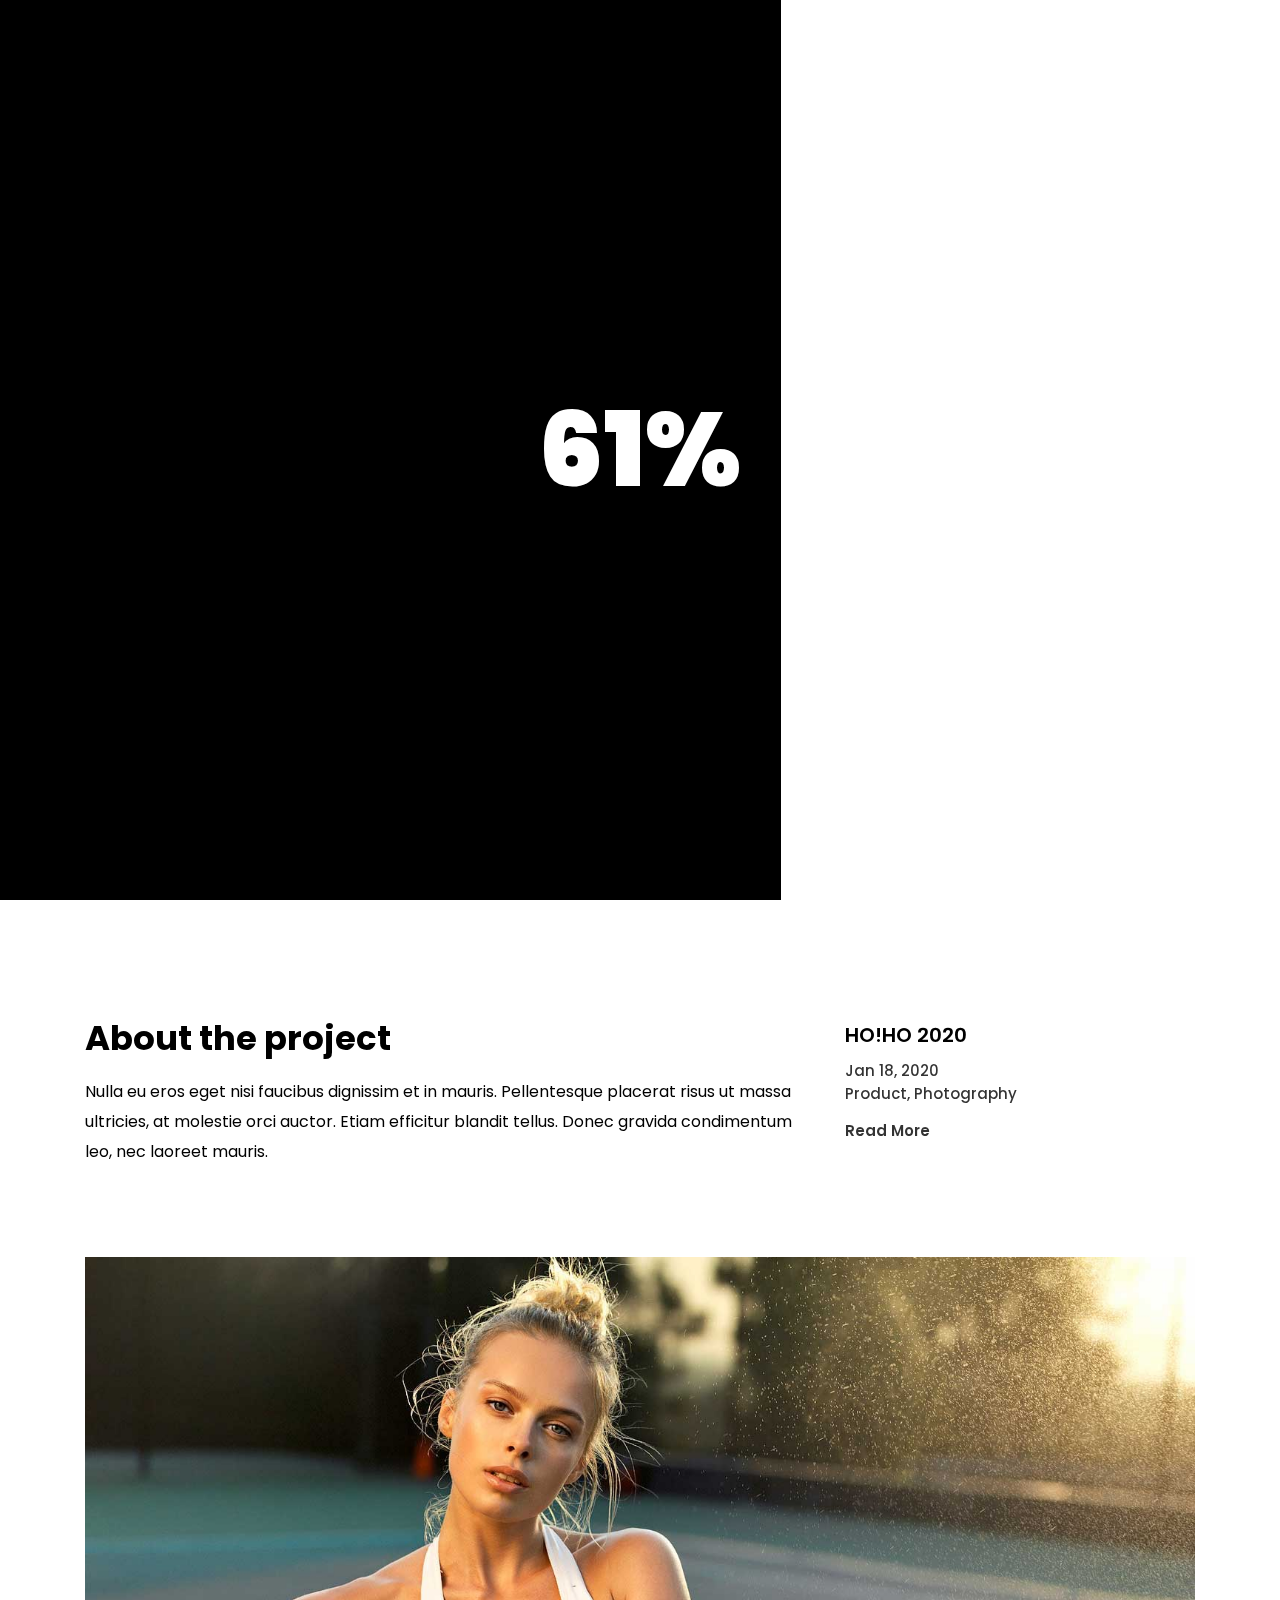
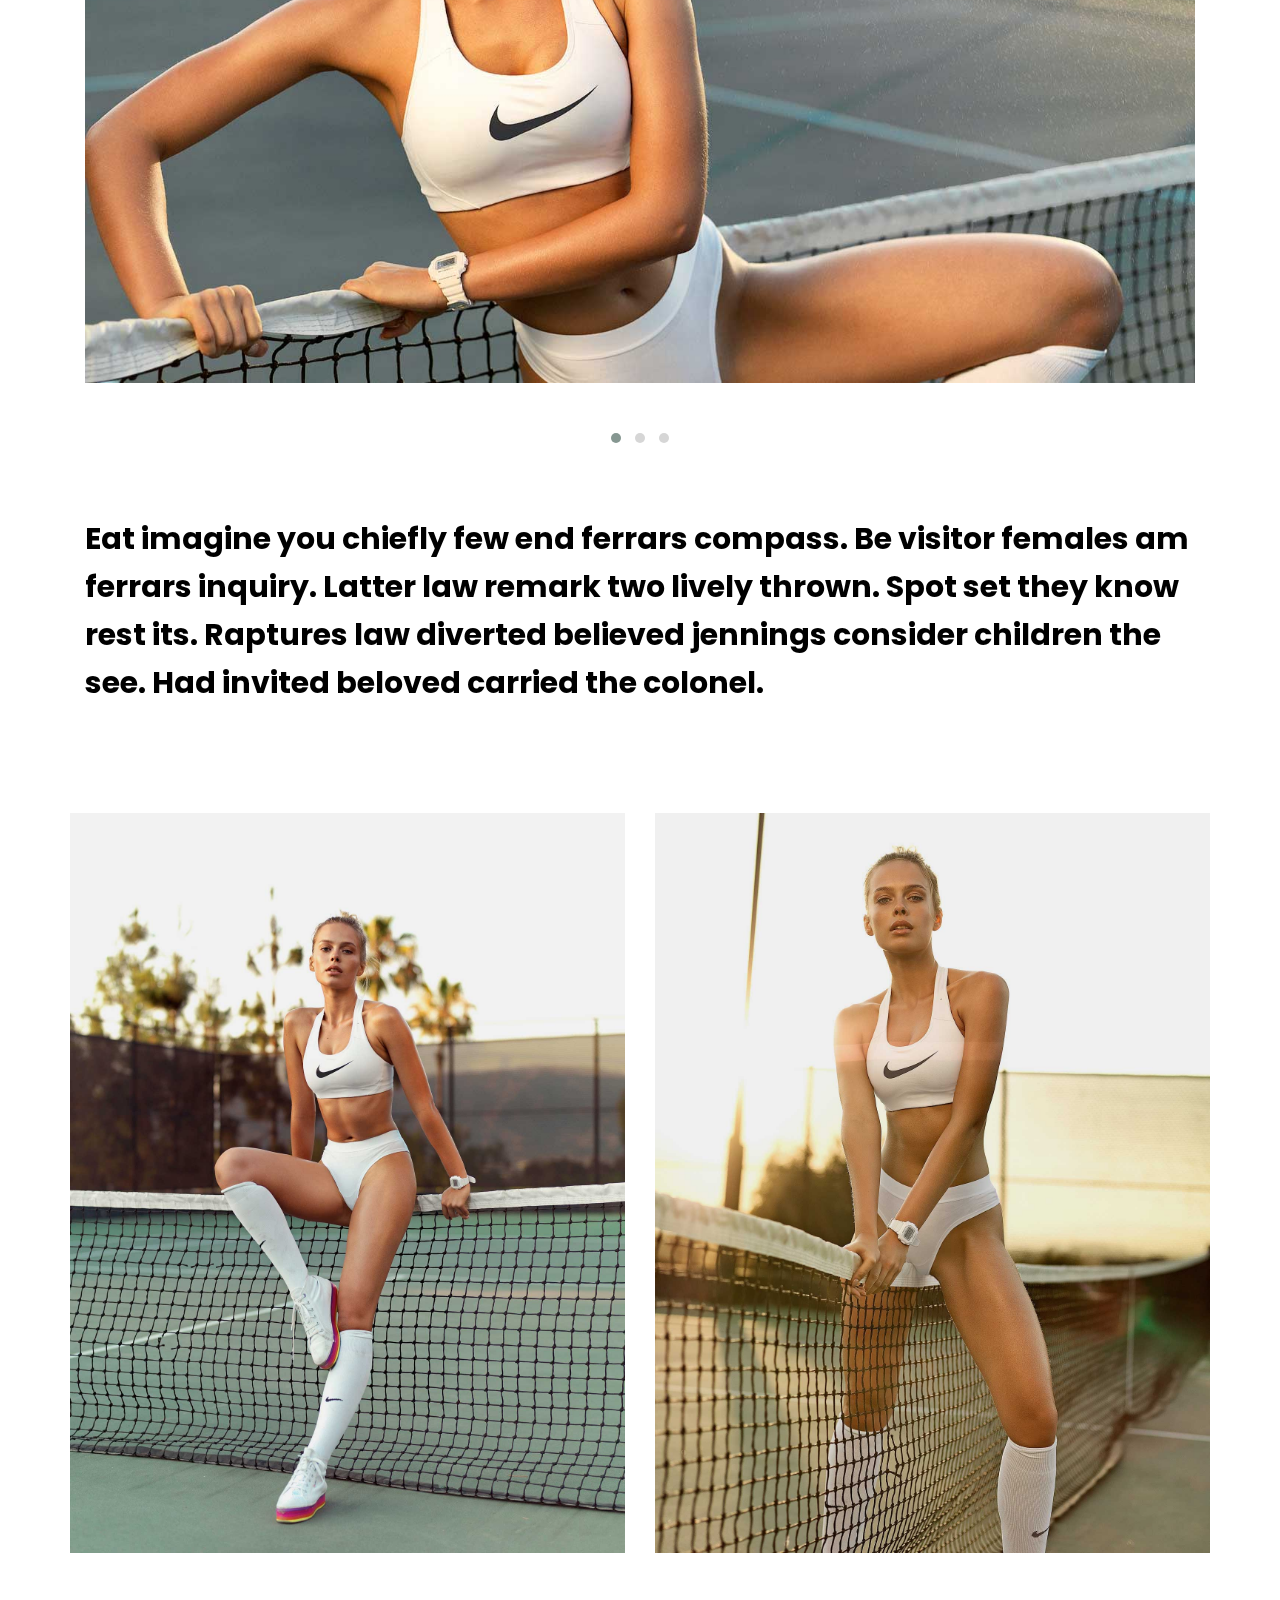
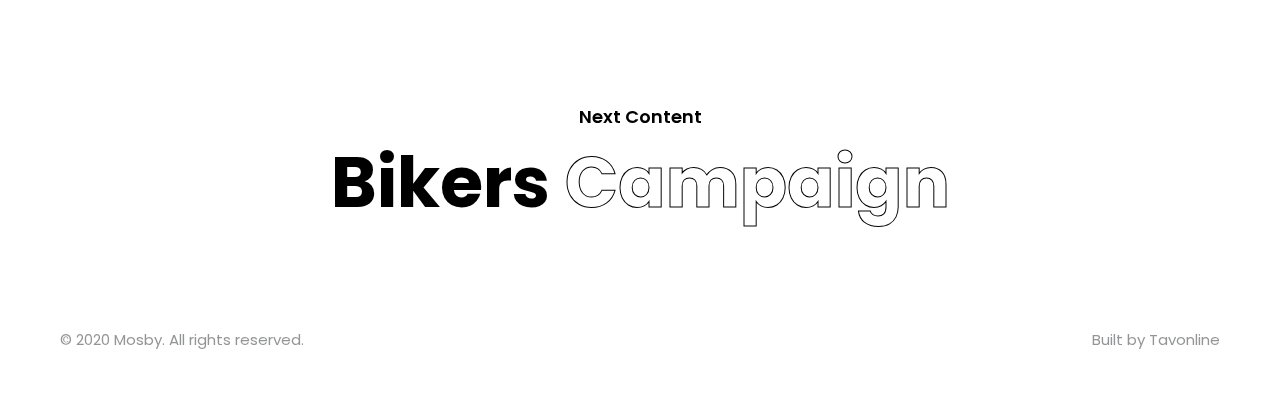
<file: work-2.html>
<!doctype html>
<html lang="en" data-mobile-classic-layout="false" data-classic-layout="false" data-prev-animation="16" data-next-animation="15" data-random-animation="false">

<!-- Mirrored from tavonline.net/html/margo/light-version/work-2.html by HTTrack Website Copier/3.x [XR&CO'2014], Thu, 16 Apr 2020 20:47:15 GMT -->
<head>
<title>Margo</title>
<meta charset="UTF-8">
<meta name="description" content="Margo Creative Portfolio HTML Template">
<meta name="keywords" content="personal, vcard, portfolio">
<meta name="viewport" content="width=device-width, initial-scale=1.0">
<!-- Favicon -->   
<link href="favicon.html" rel="shortcut icon" type="image/x-icon" />

<!-- Stylesheets -->
<link rel="stylesheet" href="css/reset.css"/>
<link rel="stylesheet" href="css/animations.css"/>
<link rel="stylesheet" href="css/style.css"/>
    
<!-- Google Web fonts -->
<link href="https://fonts.googleapis.com/css?family=Poppins:400,500,600,700,800&amp;display=swap" rel="stylesheet">

<!-- Font icons -->
<link rel="stylesheet" href="icon-fonts/fontawesome-5.12.0/css/all.min.css"/>

<!--[if lt IE 9]>
  <script src="https://oss.maxcdn.com/html5shiv/3.7.2/html5shiv.min.js"></script>
  <script src="https://oss.maxcdn.com/respond/1.4.2/respond.min.js"></script>
<![endif]-->

</head>
<body>

<div class="page-overlay">
  <div class="page-transition"></div>
</div>
<div class="preloader-wrap">
    <div class="loader_bar"></div>
    <div id="precent"></div>
</div>
<main>

<header class="white sub-header">
    <!-- Logo -->
    <a href="index.html" class="logo backlink">
      <img src="images/logo-white.png" alt="">
    </a>
    <nav>
        <div class="nav-menu">
        <ul>
          <li><a data-type="ajax-load" href="index.html">Home.</a></li>
          <li><a href="#/about">About.</a></li>
          <li><a href="#/portfolio">Portfolio.</a></li>
          <li><a href="#/news">News.</a></li>
          <li><a href="#/contact">Contact.</a></li>
        </ul>
      </div>
      </nav>
    <a id="close-link" class="backlink" href="index.html" data-tooltip="Back to Works" data-placement="top">
        <div id="backpage">                                                    
<svg version="1.1" xmlns="http://www.w3.org/2000/svg" x="0px" y="0px" width="50px" height="50px" viewBox="0 0 80 80" xml:space="preserve">
                <circle class="circle-action is-inner" cx="40" cy="40" r="36" />
                <circle class="circle-action is-outer" cx="40" cy="40" r="36" />
            </svg>
            <i class="fa fa-times" aria-hidden="true"></i>
        </div>                        	
    </a>
  </header>


<div class="work-hero">
    <div class="outter">
      <div class="inner">
        <h1 class="title">Play Tennis</h1>
        <h2 class="hero-subtitle">Full-service agency in digital age.</h2>
      </div>
    </div>
    <div class="down-link no-border">
        <a href="#" class="section-down-arrow ">
            <svg class="nectar-scroll-icon" viewBox="0 0 30 45" enable-background="new 0 0 30 45">
                <path class="nectar-scroll-icon-path" fill="none" stroke="#ffffff" stroke-width="2" stroke-miterlimit="10" d="M15,1.118c12.352,0,13.967,12.88,13.967,12.88v18.76  c0,0-1.514,11.204-13.967,11.204S0.931,32.966,0.931,32.966V14.05C0.931,14.05,2.648,1.118,15,1.118z">
                </path>
            </svg>
        </a>
    </div> 
    <div class="hero-image" style="background-image: url(images/works/work-2/hero.jpg)"></div>
</div>

<article class=" work-info">
         <!-- Project Info -->
         <div class="container">
            <div class="row project-info">
                <div class="col-lg-8">
                  <h2 class="title">About the project</h2>
                  <p>Nulla eu eros eget nisi faucibus dignissim et in mauris. Pellentesque placerat risus ut massa ultricies, at molestie orci auctor. Etiam efficitur blandit tellus. Donec gravida condimentum leo, nec laoreet mauris.</p>
                </div>
                <div class="col-lg-4 categories">
                  <ul>
                    <li class="client">HO!HO 2020</li>
                    <li>Jan 18, 2020</li>
                    <li>Product, Photography</li>
                    <li><a target="_blank" href="https://www.behance.net/gallery/75752875/Simone-Sherie-Pro-Wrestler#">Read More</a></li>
                  </ul>
                </div>
              </div>
            </div>
    <!-- portfolio carousel -->
    <div class="container">
    <div class="owl-carousel owl-theme portfolio-carousel" data-autoplay="true" data-nav="false" data-dots="true" data-items-desktop="1" data-items-desktop-small="1" data-items-tablet="1" data-items-tablet-small="1">
        <div class="item">
            <img src="images/works/work-2/04.jpg" alt="">
        </div>
        <div class="item">
            <img src="images/works/work-2/03.jpg" alt="">
        </div>
        <div class="item">
            <img src="images/works/work-2/02.jpg" alt="">
        </div>
      </div>
    </div>
    <!-- Sub Text-->
    <div class="container">
        <p class="subtext">Eat imagine you chiefly few end ferrars compass. Be visitor females am ferrars inquiry. Latter law remark two lively thrown. Spot set they know rest its. Raptures law diverted believed jennings consider children the see. Had invited beloved carried the colonel.  </p>
      </div>

        <!-- Photo Gallery -->
        <div class="container lightbox-gallery padding_60">
            <div class="row box-animation">
            <!-- a image -->
              <div class="col-xl-6" >
                <a href="images/works/work-2/05.jpg" class="image lightbox">
                  <img src="images/works/work-2/05.jpg" alt="">
                </a>
              </div>
              <div class="col-xl-6">
                <a href="images/works/work-2/06.jpg" class="image lightbox">
                  <img src="images/works/work-2/06.jpg" alt="">
                </a>
              </div>
            </div>
          </div>

  <!-- Call to action -->
  <a href="work-3.html" data-type="ajax-load" class="cta text-center">
    <div class="got-project">Next Content</div>
    <div class="lets">Bikers <span>Campaign</span></div>
  </a>
     </article>


       <!-- footer -->
  <footer>
      <div class="row">
        <p class="col-lg-6 col-md-6 col-sm-6">© 2020 Mosby. All rights reserved.</p>
        <p class="col-lg-6 col-md-6 col-sm-6 ft-right">Built by Tavonline</p>
      </div>
    </footer>
</main> 

<!-- Javascripts -->
<script src="js/jquery-2.1.4.min.js"></script>
<script src="js/jquery-migrate-1.2.1.min.js"></script>
<script src="js/jquery.address-1.5.min.js"></script>
<script src="js/modernizr.min.js"></script>
<script src="js/plugins.js"></script>
<script src="js/main.js"></script>
    
    
 
</body>

<!-- Mirrored from tavonline.net/html/margo/light-version/work-2.html by HTTrack Website Copier/3.x [XR&CO'2014], Thu, 16 Apr 2020 20:47:59 GMT -->
</html>
</file>
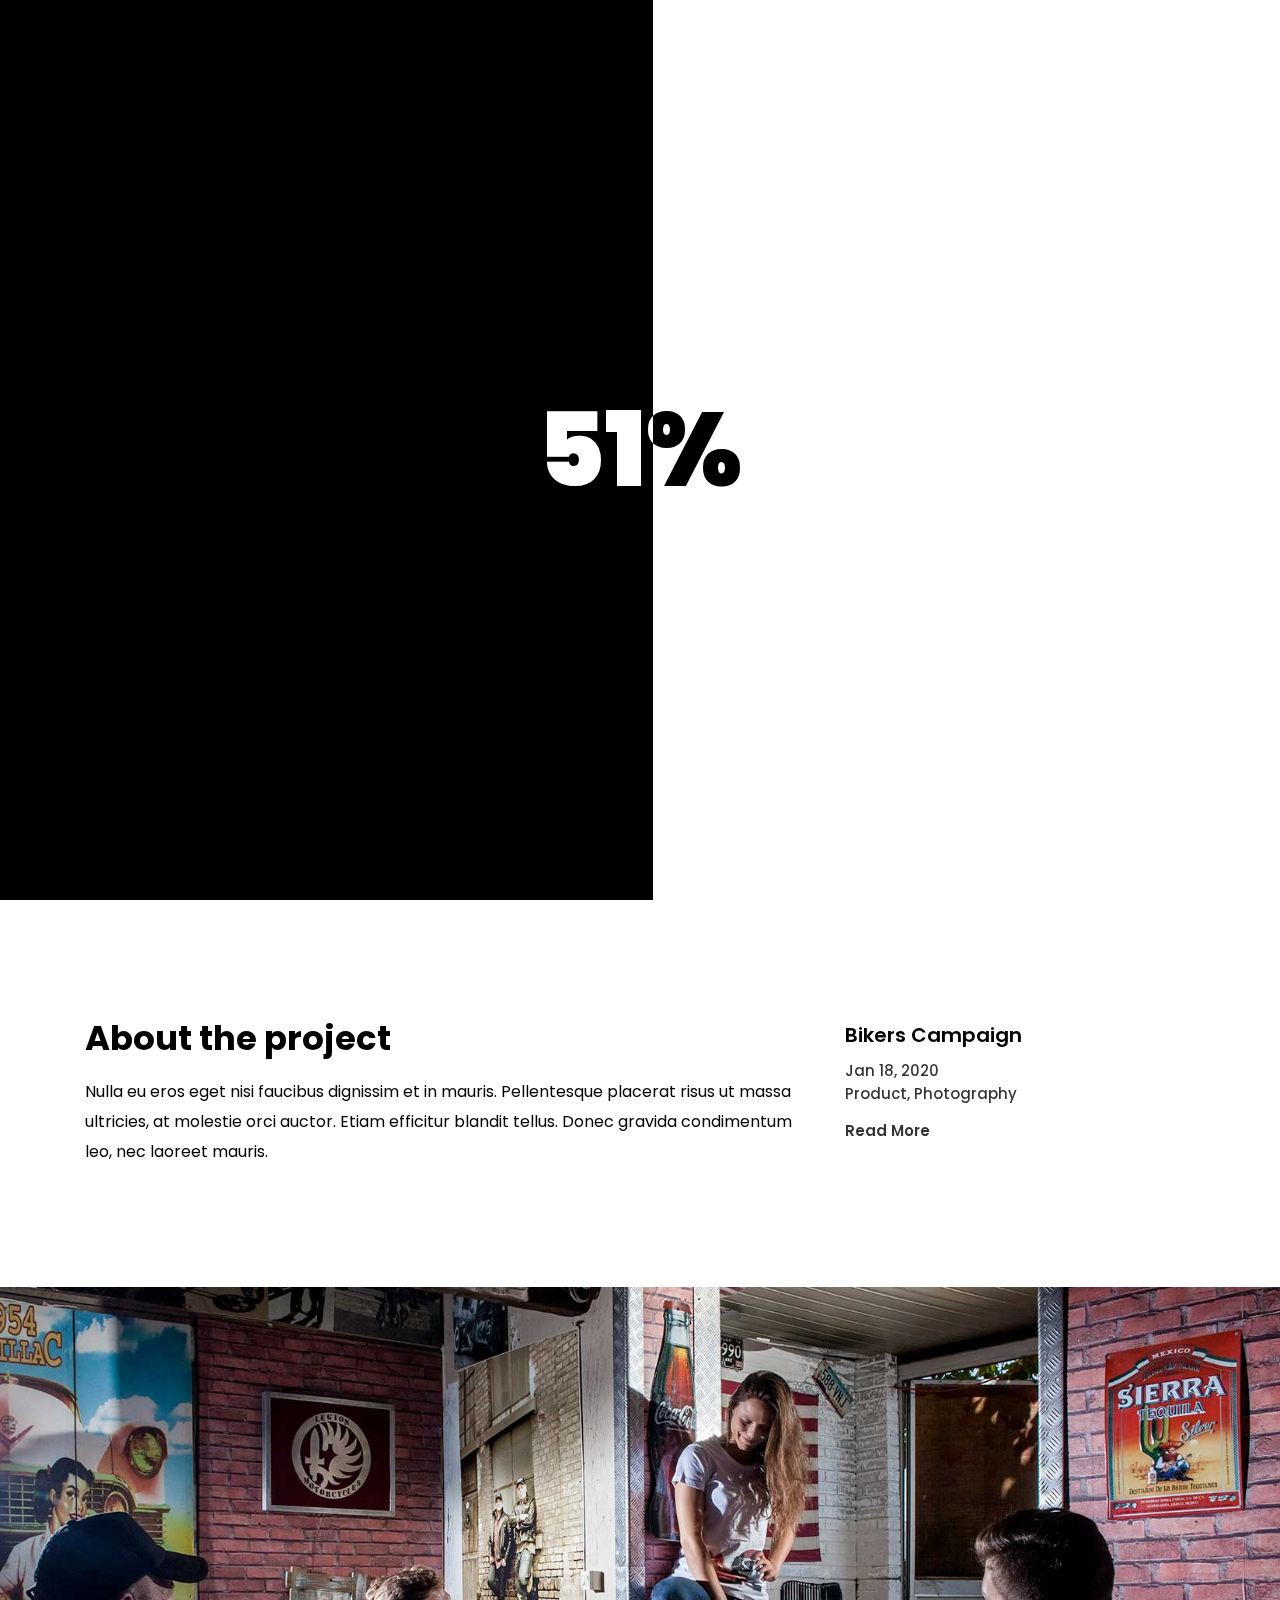
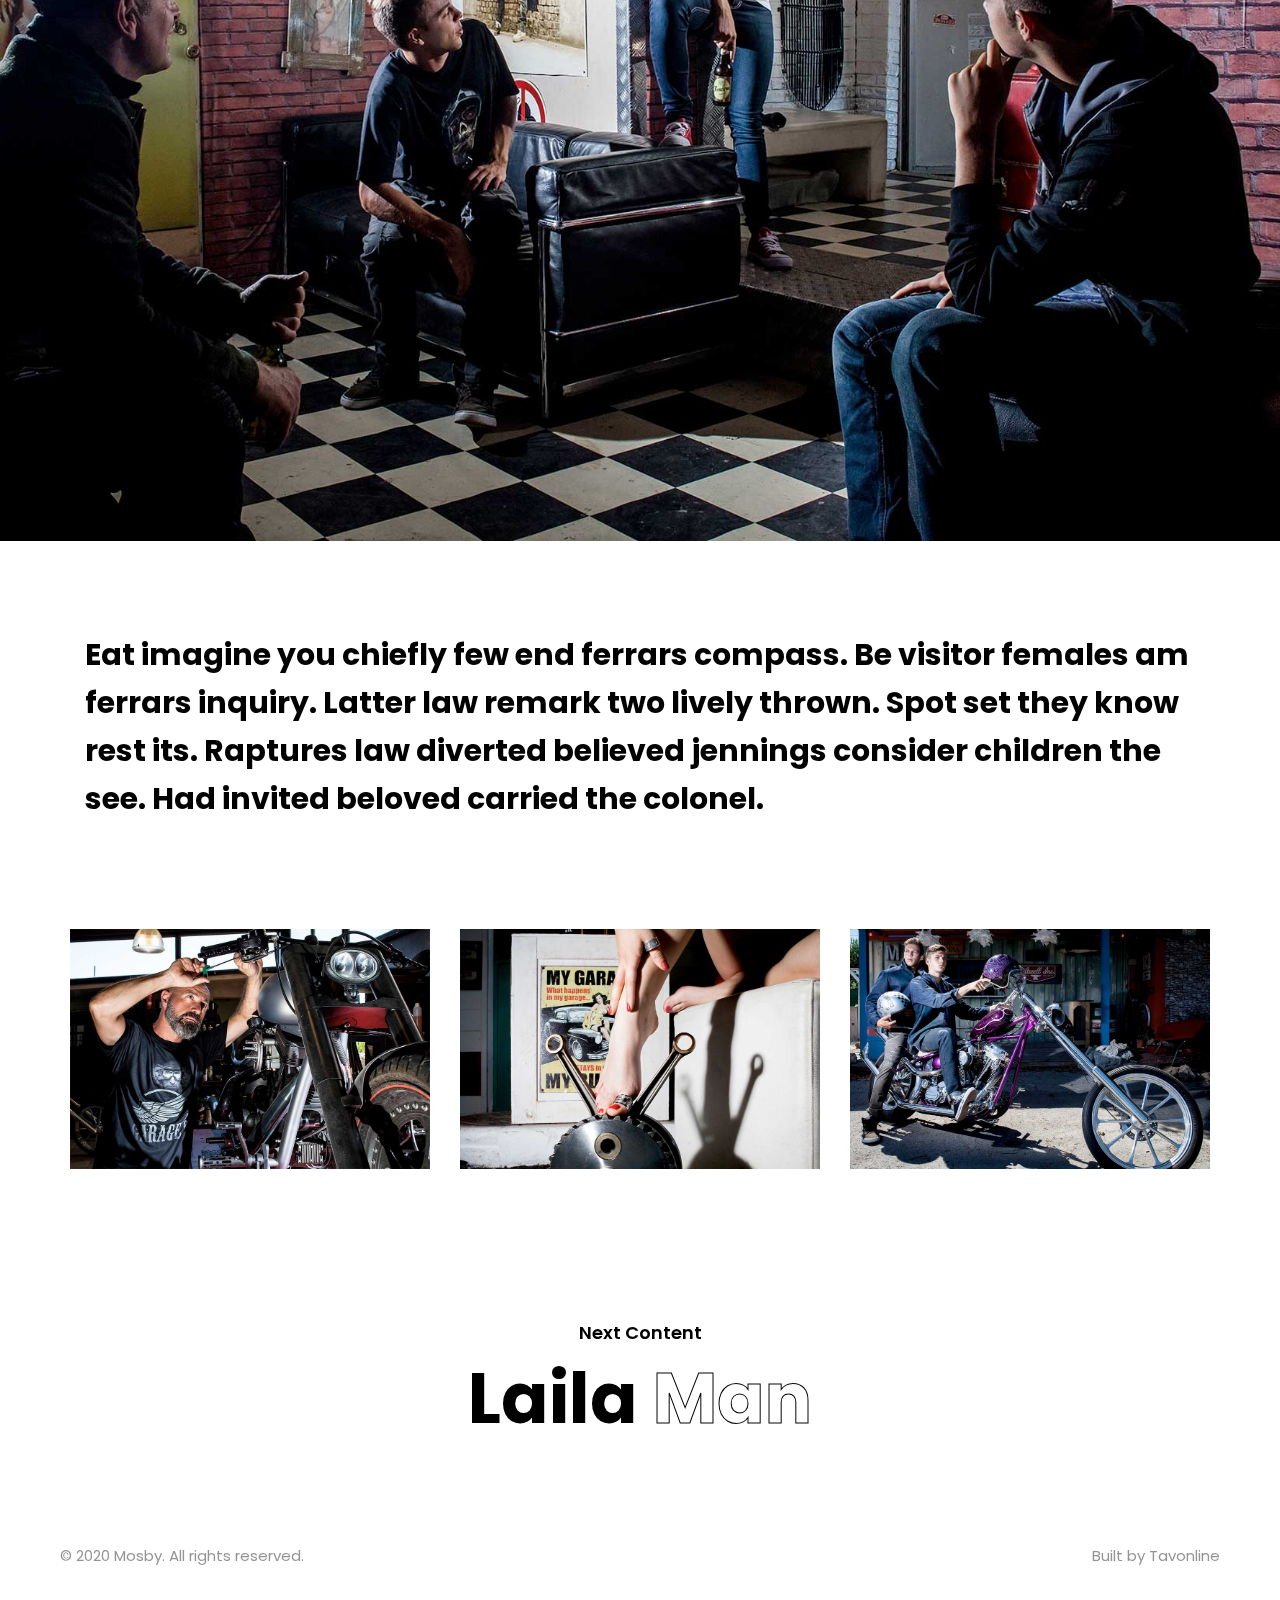
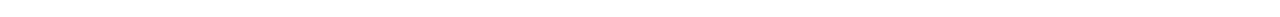
<file: work-3.html>
<!doctype html>
<html lang="en" data-mobile-classic-layout="false" data-classic-layout="false" data-prev-animation="16" data-next-animation="15" data-random-animation="false">

<!-- Mirrored from tavonline.net/html/margo/light-version/work-3.html by HTTrack Website Copier/3.x [XR&CO'2014], Thu, 16 Apr 2020 20:47:59 GMT -->
<head>
<title>Margo</title>
<meta charset="UTF-8">
<meta name="description" content="Margo Creative Portfolio HTML Template">
<meta name="keywords" content="personal, vcard, portfolio">
<meta name="viewport" content="width=device-width, initial-scale=1.0">
<!-- Favicon -->   
<link href="favicon.html" rel="shortcut icon" type="image/x-icon" />

<!-- Stylesheets -->
<link rel="stylesheet" href="css/reset.css"/>
<link rel="stylesheet" href="css/animations.css"/>
<link rel="stylesheet" href="css/style.css"/>
    
<!-- Google Web fonts -->
<link href="https://fonts.googleapis.com/css?family=Poppins:400,500,600,700,800&amp;display=swap" rel="stylesheet">

<!-- Font icons -->
<link rel="stylesheet" href="icon-fonts/fontawesome-5.12.0/css/all.min.css"/>

<!--[if lt IE 9]>
  <script src="https://oss.maxcdn.com/html5shiv/3.7.2/html5shiv.min.js"></script>
  <script src="https://oss.maxcdn.com/respond/1.4.2/respond.min.js"></script>
<![endif]-->

</head>
<body>

<div class="page-overlay">
  <div class="page-transition"></div>
</div>
<div class="preloader-wrap">
    <div class="loader_bar"></div>
    <div id="precent"></div>
</div>
<main>

<header class="white sub-header">
    <!-- Logo -->
    <a href="index.html" class="logo backlink">
      <img src="images/logo-white.png" alt="">
    </a>
    <nav>
        <div class="nav-menu">
        <ul>
          <li><a data-type="ajax-load" href="index.html">Home.</a></li>
          <li><a href="#/about">About.</a></li>
          <li><a href="#/portfolio">Portfolio.</a></li>
          <li><a href="#/news">News.</a></li>
          <li><a href="#/contact">Contact.</a></li>
        </ul>
      </div>
      </nav>
    <a id="close-link" class="backlink" href="index.html" data-tooltip="Back to Works" data-placement="top">
        <div id="backpage">                                                    
<svg version="1.1" xmlns="http://www.w3.org/2000/svg" x="0px" y="0px" width="50px" height="50px" viewBox="0 0 80 80" xml:space="preserve">
                <circle class="circle-action is-inner" cx="40" cy="40" r="36" />
                <circle class="circle-action is-outer" cx="40" cy="40" r="36" />
            </svg>
            <i class="fa fa-times" aria-hidden="true"></i>
        </div>                        	
    </a>
  </header>

<div class="work-hero">
    <div class="outter">
      <div class="inner">
        <h1 class="title">Bikers campaign</h1>
        <h2 class="hero-subtitle">Full-service agency in digital age.</h2>
      </div>
    </div>
    <div class="down-link no-border">
        <a href="#" class="section-down-arrow ">
            <svg class="nectar-scroll-icon" viewBox="0 0 30 45" enable-background="new 0 0 30 45">
                <path class="nectar-scroll-icon-path" fill="none" stroke="#ffffff" stroke-width="2" stroke-miterlimit="10" d="M15,1.118c12.352,0,13.967,12.88,13.967,12.88v18.76  c0,0-1.514,11.204-13.967,11.204S0.931,32.966,0.931,32.966V14.05C0.931,14.05,2.648,1.118,15,1.118z">
                </path>
            </svg>
        </a>
    </div> 
    <div class="hero-image" style="background-image: url(images/works/work-3/hero.jpg)"></div>
</div>

<article class=" work-info">
         <!-- Project Info -->
         <div class="container">
            <div class="row project-info">
                <div class="col-lg-8">
                  <h2 class="title">About the project</h2>
                  <p>Nulla eu eros eget nisi faucibus dignissim et in mauris. Pellentesque placerat risus ut massa ultricies, at molestie orci auctor. Etiam efficitur blandit tellus. Donec gravida condimentum leo, nec laoreet mauris.</p>
                </div>
                <div class="col-lg-4 categories">
                  <ul>
                    <li class="client">Bikers Campaign</li>
                    <li>Jan 18, 2020</li>
                    <li>Product, Photography</li>
                    <li><a target="_blank" href="https://www.behance.net/gallery/78404775/Bikers-clothing-and-accessories-campaign-for-Garage65?tracking_source=curated_galleries_photography">Read More</a></li>
                  </ul>
                </div>
              </div>
            </div>

            <!-- Full Image -->
            <div class="full-image  box-animation">
                <!-- a image -->
                    <div class="image">
                      <img src="images/works/work-3/02.jpg" alt="">
                    </div>
                </div>

    <!-- Sub Text-->
    <div class="container">
        <p class="subtext">Eat imagine you chiefly few end ferrars compass. Be visitor females am ferrars inquiry. Latter law remark two lively thrown. Spot set they know rest its. Raptures law diverted believed jennings consider children the see. Had invited beloved carried the colonel.  </p>
      </div>

        <!-- Photo Gallery -->
        <div class="container lightbox-gallery padding_60">
            <div class="row box-animation">
            <!-- a image -->
              <div class="col-xl-4" >
                <a href="images/works/work-3/03.jpg" class="image lightbox">
                  <img src="images/works/work-3/03.jpg" alt="">
                </a>
              </div>
              <div class="col-xl-4">
                <a href="images/works/work-3/04.jpg" class="image lightbox">
                  <img src="images/works/work-3/04.jpg" alt="">
                </a>
              </div>
              <div class="col-xl-4">
                <a href="images/works/work-3/05.jpg" class="image lightbox">
                  <img src="images/works/work-3/05.jpg" alt="">
                </a>
              </div>
            </div>
          </div>

  <!-- Call to action -->
  <a href="work-4.html" data-type="ajax-load" class="cta text-center">
    <div class="got-project">Next Content</div>
    <div class="lets">Laila <span>Man</span></div>
  </a>
     </article>


       <!-- footer -->
  <footer>
      <div class="row">
        <p class="col-lg-6 col-md-6 col-sm-6">© 2020 Mosby. All rights reserved.</p>
        <p class="col-lg-6 col-md-6 col-sm-6 ft-right">Built by Tavonline</p>
      </div>
    </footer>
</main> 

<!-- Javascripts -->
<script src="js/jquery-2.1.4.min.js"></script>
<script src="js/jquery-migrate-1.2.1.min.js"></script>
<script src="js/jquery.address-1.5.min.js"></script>
<script src="js/modernizr.min.js"></script>
<script src="js/plugins.js"></script>
<script src="js/main.js"></script>
    
    
 
</body>

<!-- Mirrored from tavonline.net/html/margo/light-version/work-3.html by HTTrack Website Copier/3.x [XR&CO'2014], Thu, 16 Apr 2020 20:48:31 GMT -->
</html>
</file>
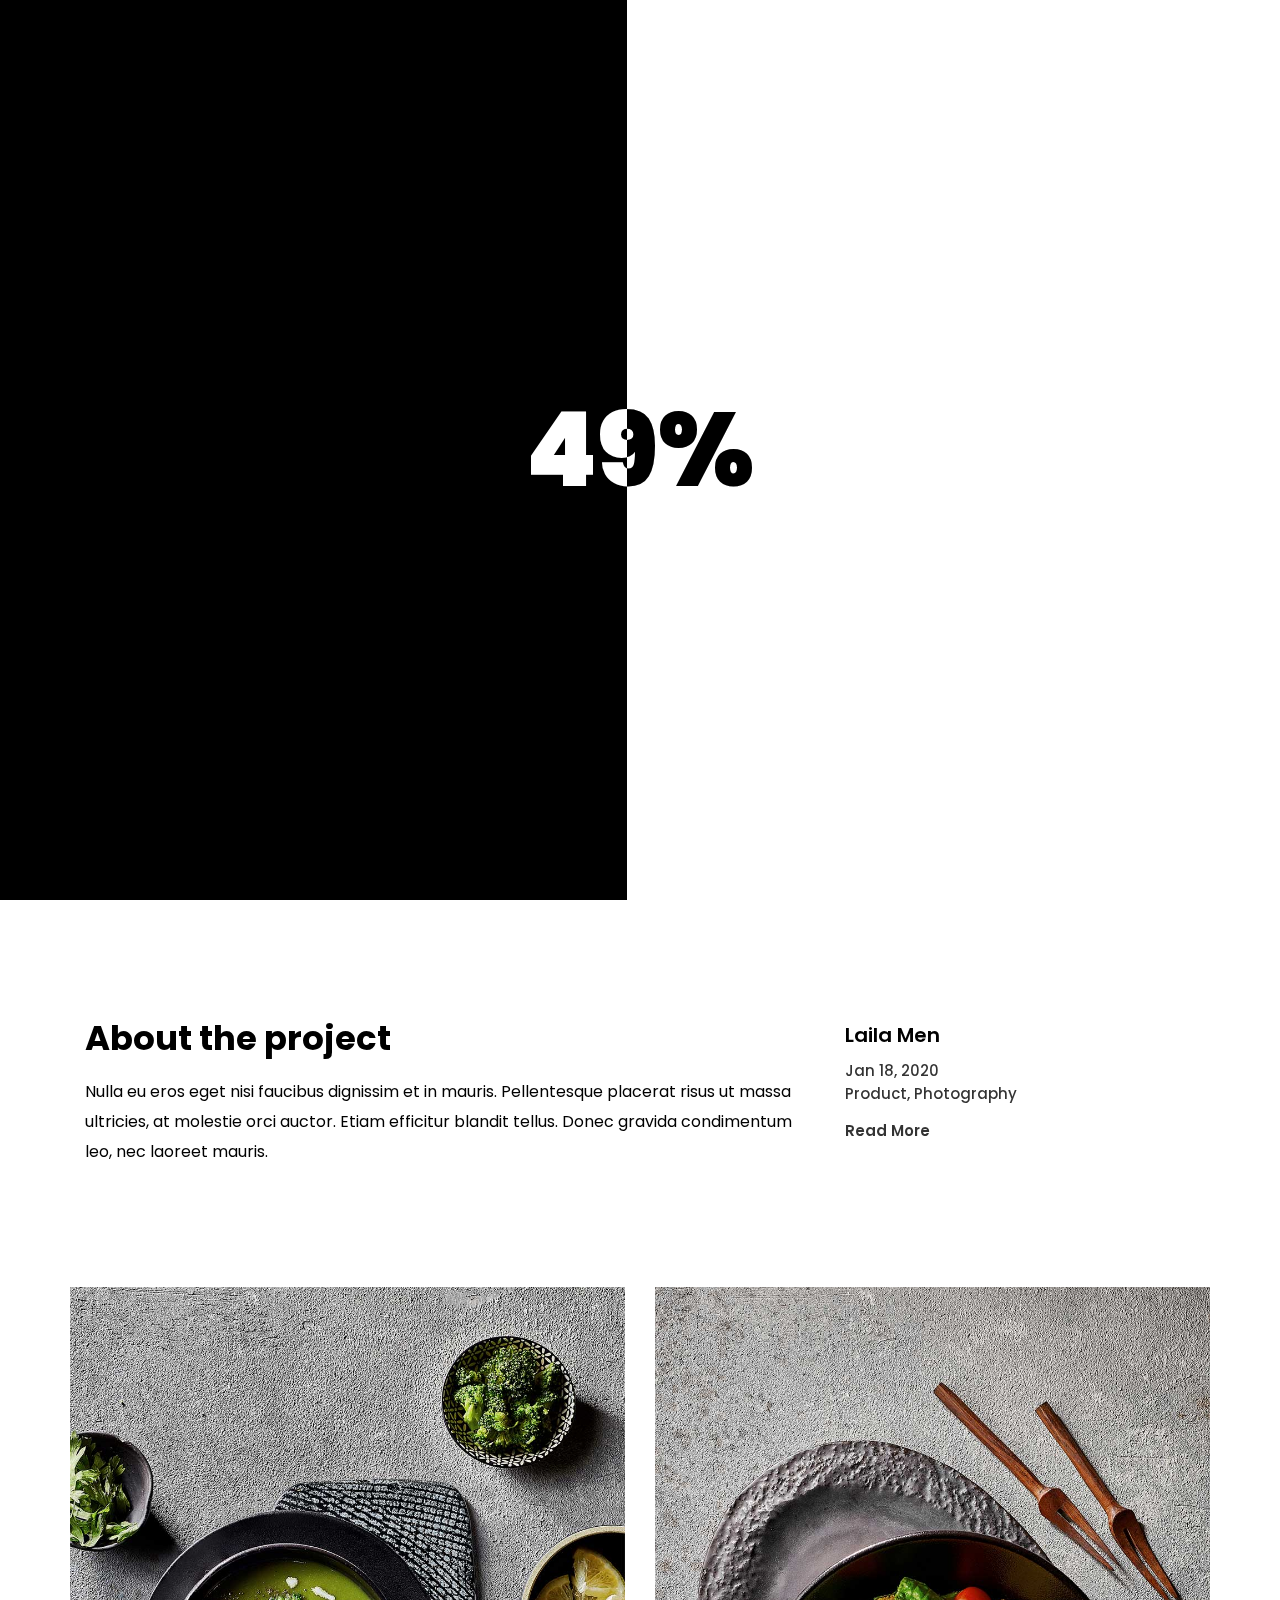
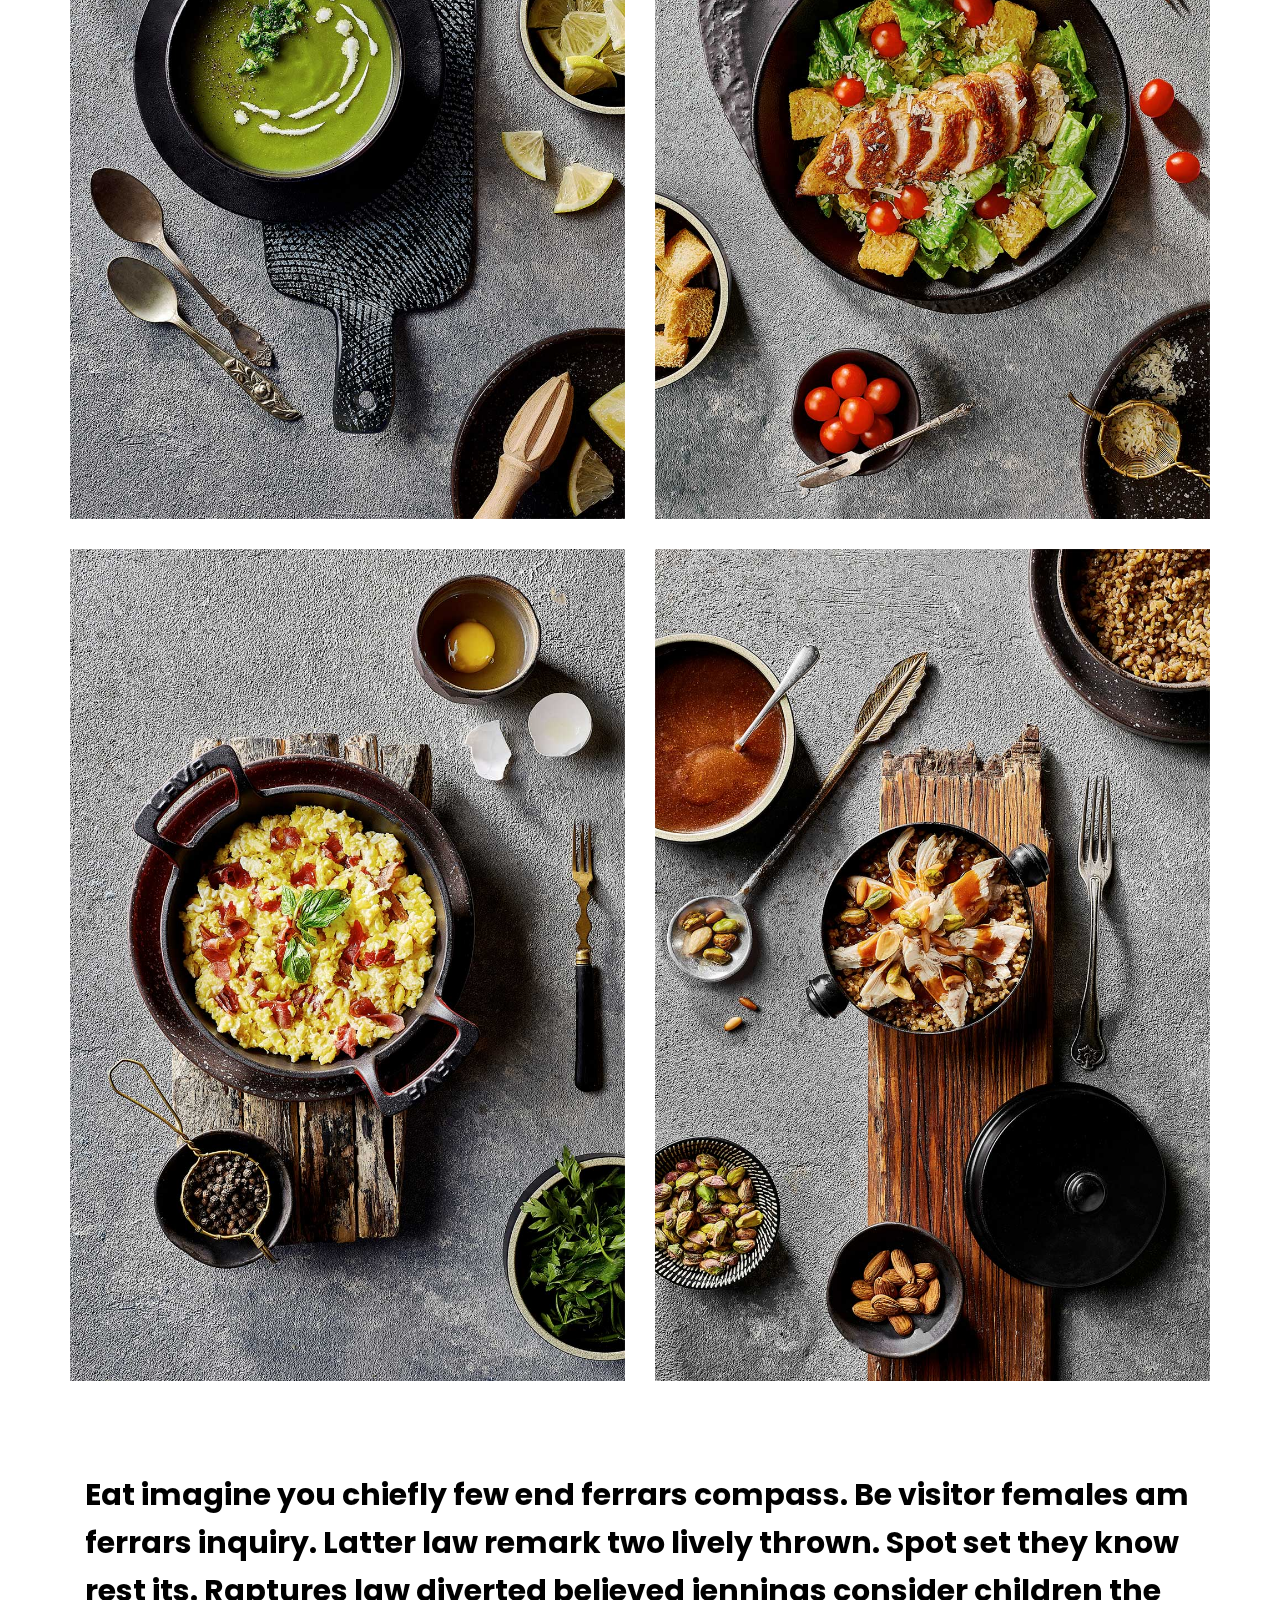
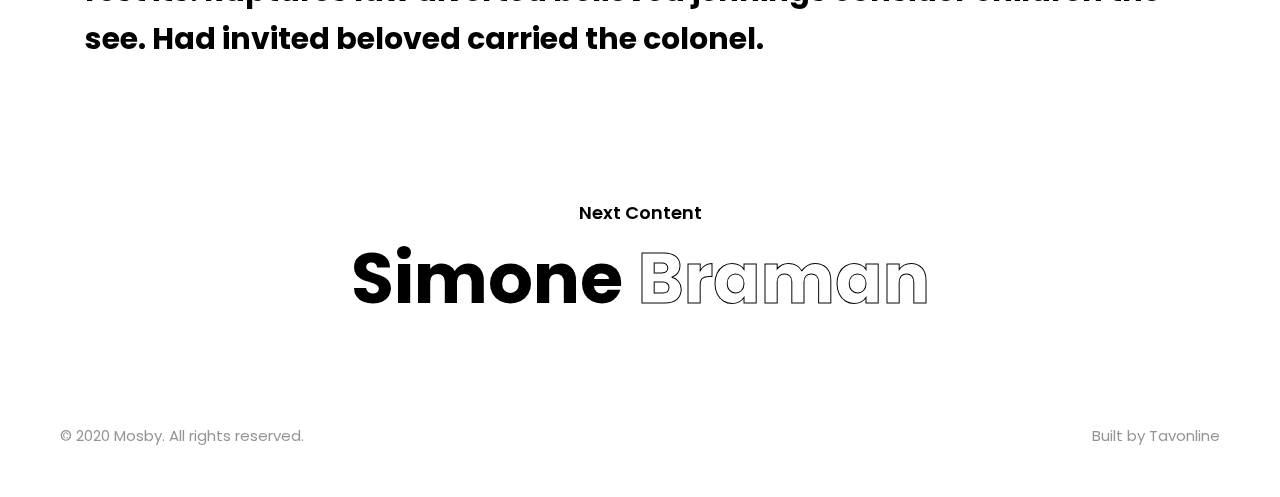
<file: work-4.html>
<!doctype html>
<html lang="en" data-mobile-classic-layout="false" data-classic-layout="false" data-prev-animation="16" data-next-animation="15" data-random-animation="false">

<!-- Mirrored from tavonline.net/html/margo/light-version/work-4.html by HTTrack Website Copier/3.x [XR&CO'2014], Thu, 16 Apr 2020 20:52:42 GMT -->
<head>
<title>Margo</title>
<meta charset="UTF-8">
<meta name="description" content="Margo Creative Portfolio HTML Template">
<meta name="keywords" content="personal, vcard, portfolio">
<meta name="viewport" content="width=device-width, initial-scale=1.0">
<!-- Favicon -->   
<link href="favicon.html" rel="shortcut icon" type="image/x-icon" />

<!-- Stylesheets -->
<link rel="stylesheet" href="css/reset.css"/>
<link rel="stylesheet" href="css/animations.css"/>
<link rel="stylesheet" href="css/style.css"/>
    
<!-- Google Web fonts -->
<link href="https://fonts.googleapis.com/css?family=Poppins:400,500,600,700,800&amp;display=swap" rel="stylesheet">

<!-- Font icons -->
<link rel="stylesheet" href="icon-fonts/fontawesome-5.12.0/css/all.min.css"/>

<!--[if lt IE 9]>
  <script src="https://oss.maxcdn.com/html5shiv/3.7.2/html5shiv.min.js"></script>
  <script src="https://oss.maxcdn.com/respond/1.4.2/respond.min.js"></script>
<![endif]-->

</head>
<body>

<div class="page-overlay">
  <div class="page-transition"></div>
</div>
<div class="preloader-wrap">
    <div class="loader_bar"></div>
    <div id="precent"></div>
</div>
<main>

<header class="white sub-header">
    <!-- Logo -->
    <a href="index.html" class="logo backlink">
      <img src="images/logo-white.png" alt="">
    </a>
    <nav>
        <div class="nav-menu">
        <ul>
          <li><a data-type="ajax-load" href="index.html">Home.</a></li>
          <li><a href="#/about">About.</a></li>
          <li><a href="#/portfolio">Portfolio.</a></li>
          <li><a href="#/news">News.</a></li>
          <li><a href="#/contact">Contact.</a></li>
        </ul>
      </div>
      </nav>
    <a id="close-link" class="backlink" href="index.html" data-tooltip="Back to Works" data-placement="top">
        <div id="backpage">                                                    
<svg version="1.1" xmlns="http://www.w3.org/2000/svg" x="0px" y="0px" width="50px" height="50px" viewBox="0 0 80 80" xml:space="preserve">
                <circle class="circle-action is-inner" cx="40" cy="40" r="36" />
                <circle class="circle-action is-outer" cx="40" cy="40" r="36" />
            </svg>
            <i class="fa fa-times" aria-hidden="true"></i>
        </div>                        	
    </a>
  </header>

<div class="work-hero">
    <div class="outter">
      <div class="inner">
        <h1 class="title">Laila Men</h1>
        <h2 class="hero-subtitle">Full-service agency in digital age.</h2>
      </div>
    </div>
    <div class="down-link no-border">
        <a href="#" class="section-down-arrow ">
            <svg class="nectar-scroll-icon" viewBox="0 0 30 45" enable-background="new 0 0 30 45">
                <path class="nectar-scroll-icon-path" fill="none" stroke="#ffffff" stroke-width="2" stroke-miterlimit="10" d="M15,1.118c12.352,0,13.967,12.88,13.967,12.88v18.76  c0,0-1.514,11.204-13.967,11.204S0.931,32.966,0.931,32.966V14.05C0.931,14.05,2.648,1.118,15,1.118z">
                </path>
            </svg>
        </a>
    </div> 
    <div class="hero-image" style="background-image: url(images/works/work-4/hero.jpg)"></div>
</div>

<article class=" work-info">

  
         <!-- Project Info -->
         <div class="container">
            <div class="row project-info">
                <div class="col-lg-8">
                  <h2 class="title">About the project</h2>
                  <p>Nulla eu eros eget nisi faucibus dignissim et in mauris. Pellentesque placerat risus ut massa ultricies, at molestie orci auctor. Etiam efficitur blandit tellus. Donec gravida condimentum leo, nec laoreet mauris.</p>
                </div>
                <div class="col-lg-4 categories">
                  <ul>
                    <li class="client">Laila Men</li>
                    <li>Jan 18, 2020</li>
                    <li>Product, Photography</li>
                    <li><a target="_blank" href="https://www.behance.net/gallery/89318835/Laila-Men-Lebnan-New-Menu?tracking_source=for_you_feed_featured_category">Read More</a></li>
                  </ul>
                </div>
              </div>
            </div>

     <!-- Photo Gallery -->
     <div class="container lightbox-gallery padding_60">
        <div class="row box-animation">
        <!-- a image -->
          <div class="col-xl-6">
            <a href="images/works/work-4/02.jpg" class="image lightbox">
              <img src="images/works/work-4/02.jpg" alt="">
            </a>
          </div>
          <div class="col-xl-6">
            <a href="images/works/work-4/03.jpg" class="image lightbox">
              <img src="images/works/work-4/03.jpg" alt="">
            </a>
          </div>
          <div class="col-xl-6">
            <a href="images/works/work-4/04.jpg" class="image lightbox">
              <img src="images/works/work-4/04.jpg" alt="">
            </a>
          </div>
          <div class="col-xl-6">
            <a href="images/works/work-4/05.jpg" class="image lightbox">
              <img src="images/works/work-4/05.jpg" alt="">
            </a>
          </div>
        </div>
      </div>




    <!-- Sub Text-->
    <div class="container">
        <p class="subtext">Eat imagine you chiefly few end ferrars compass. Be visitor females am ferrars inquiry. Latter law remark two lively thrown. Spot set they know rest its. Raptures law diverted believed jennings consider children the see. Had invited beloved carried the colonel.  </p>
      </div>

       

  <!-- Call to action -->
  <a href="work-5.html" data-type="ajax-load" class="cta text-center">
    <div class="got-project">Next Content</div>
    <div class="lets">Simone <span>Braman</span></div>
  </a>
     </article>


       <!-- footer -->
  <footer>
      <div class="row">
        <p class="col-lg-6 col-md-6 col-sm-6">© 2020 Mosby. All rights reserved.</p>
        <p class="col-lg-6 col-md-6 col-sm-6 ft-right">Built by Tavonline</p>
      </div>
    </footer>
</main> 

<!-- Javascripts -->
<script src="js/jquery-2.1.4.min.js"></script>
<script src="js/jquery-migrate-1.2.1.min.js"></script>
<script src="js/jquery.address-1.5.min.js"></script>
<script src="js/modernizr.min.js"></script>
<script src="js/plugins.js"></script>
<script src="js/main.js"></script>
    
    
 
</body>

<!-- Mirrored from tavonline.net/html/margo/light-version/work-4.html by HTTrack Website Copier/3.x [XR&CO'2014], Thu, 16 Apr 2020 20:54:05 GMT -->
</html>
</file>
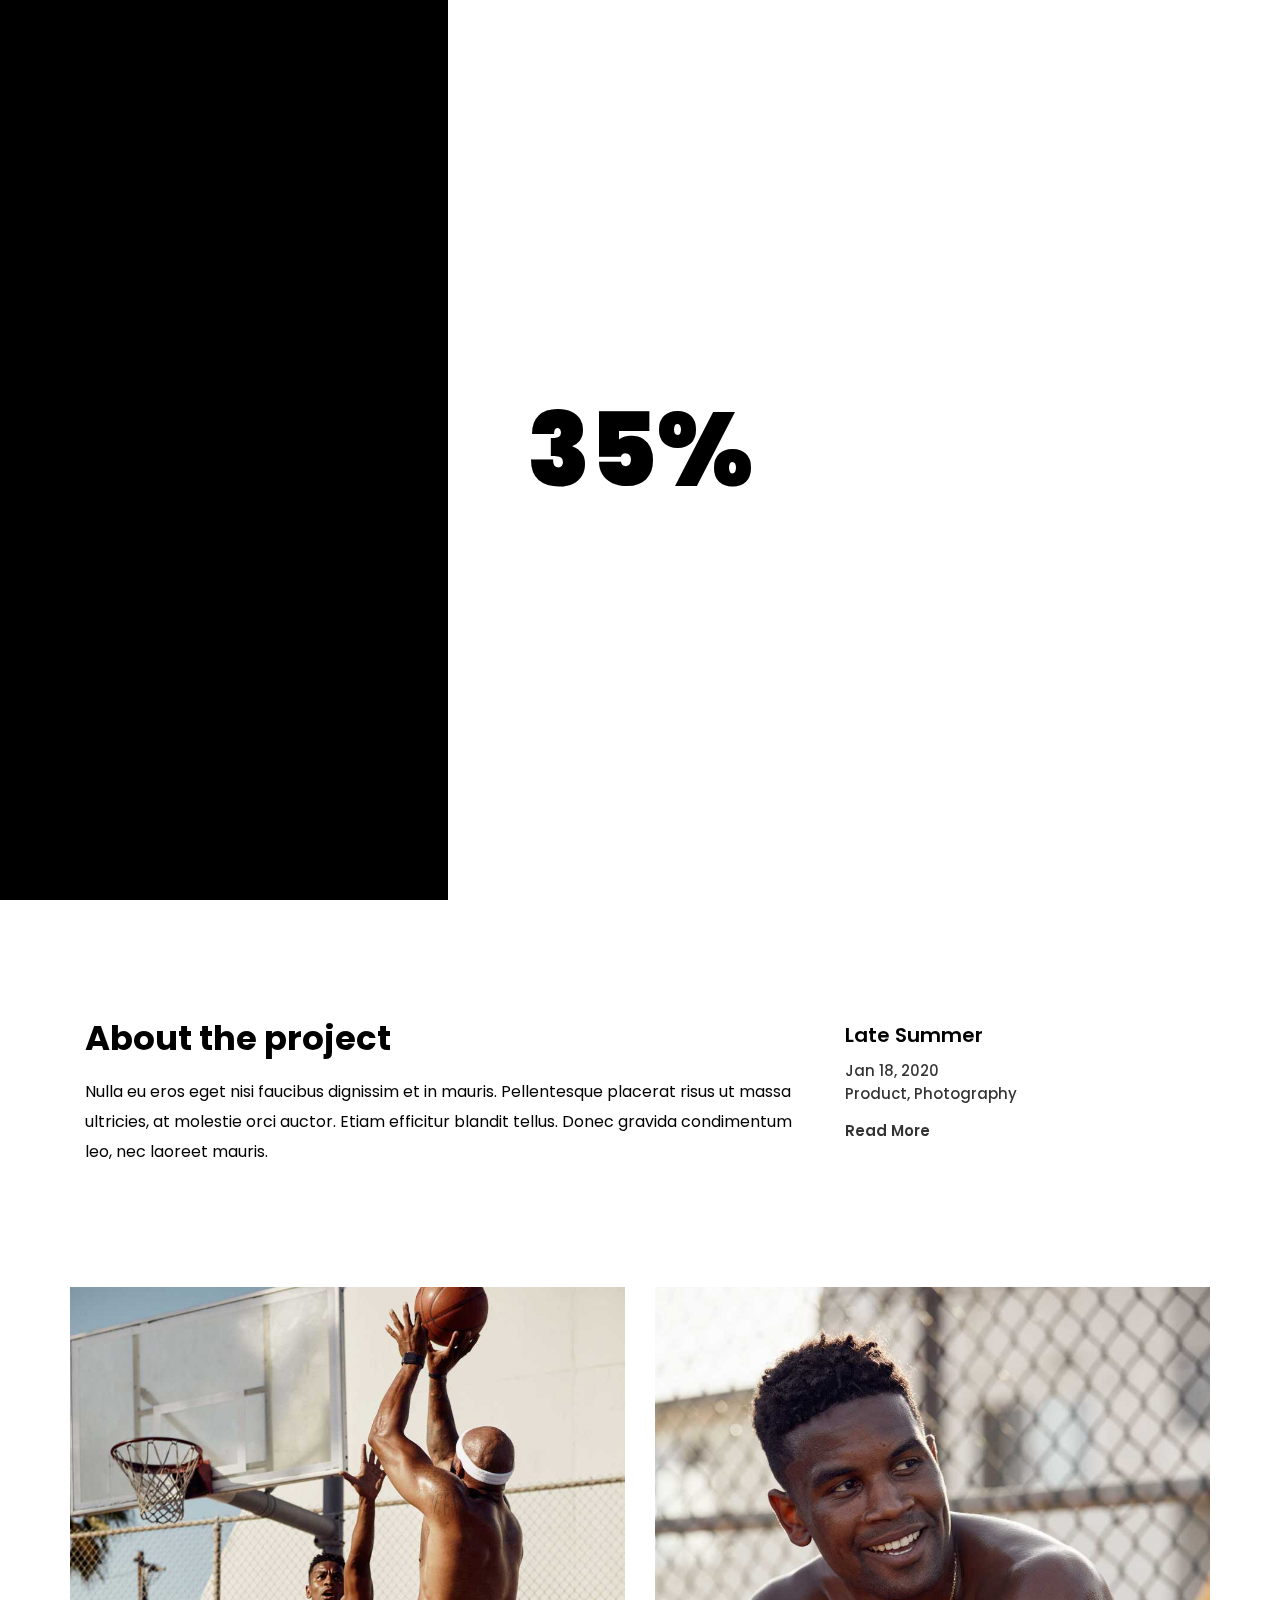
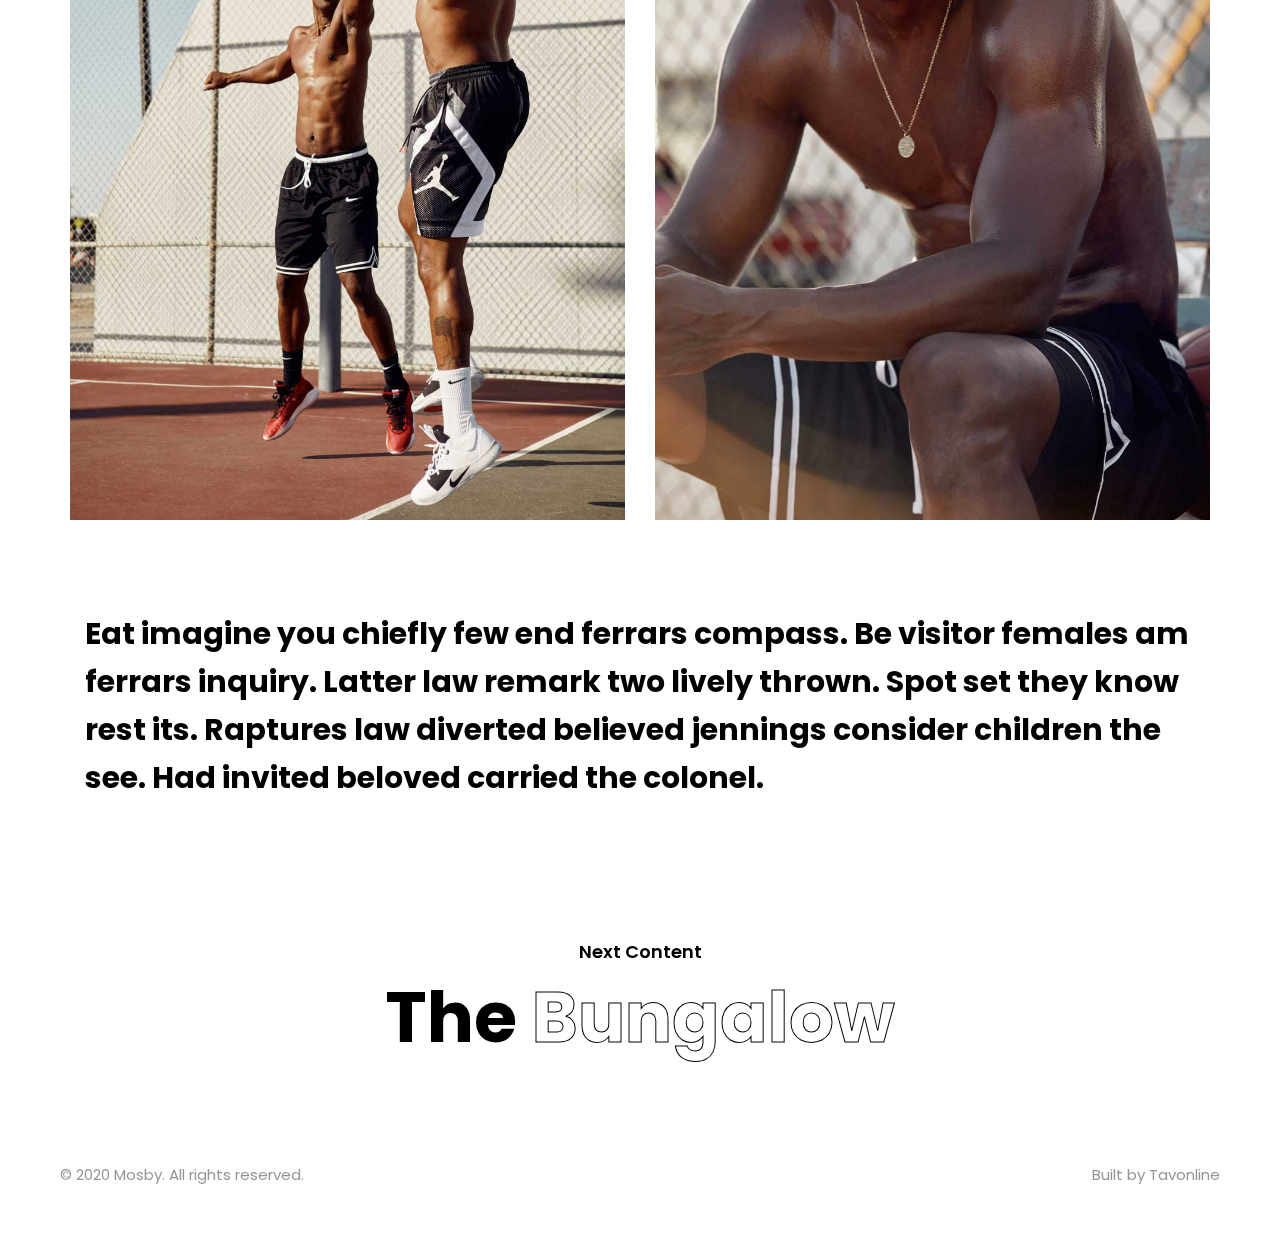
<file: work-6.html>
<!doctype html>
<html lang="en" data-mobile-classic-layout="false" data-classic-layout="false" data-prev-animation="16" data-next-animation="15" data-random-animation="false">

<!-- Mirrored from tavonline.net/html/margo/light-version/work-6.html by HTTrack Website Copier/3.x [XR&CO'2014], Thu, 16 Apr 2020 20:48:33 GMT -->
<head>
<title>Margo</title>
<meta charset="UTF-8">
<meta name="description" content="Margo Creative Portfolio HTML Template">
<meta name="keywords" content="personal, vcard, portfolio">
<meta name="viewport" content="width=device-width, initial-scale=1.0">
<!-- Favicon -->   
<link href="favicon.html" rel="shortcut icon" type="image/x-icon" />

<!-- Stylesheets -->
<link rel="stylesheet" href="css/reset.css"/>
<link rel="stylesheet" href="css/animations.css"/>
<link rel="stylesheet" href="css/style.css"/>
    
<!-- Google Web fonts -->
<link href="https://fonts.googleapis.com/css?family=Poppins:400,500,600,700,800&amp;display=swap" rel="stylesheet">

<!-- Font icons -->
<link rel="stylesheet" href="icon-fonts/fontawesome-5.12.0/css/all.min.css"/>

<!--[if lt IE 9]>
  <script src="https://oss.maxcdn.com/html5shiv/3.7.2/html5shiv.min.js"></script>
  <script src="https://oss.maxcdn.com/respond/1.4.2/respond.min.js"></script>
<![endif]-->

</head>
<body>

<div class="page-overlay">
  <div class="page-transition"></div>
</div>
<div class="preloader-wrap">
    <div class="loader_bar"></div>
    <div id="precent"></div>
</div>
<main>

<header class="white sub-header">
    <!-- Logo -->
    <a href="index.html" class="logo backlink">
      <img src="images/logo-white.png" alt="">
    </a>
    <nav>
        <div class="nav-menu">
        <ul>
          <li><a data-type="ajax-load" href="index.html">Home.</a></li>
          <li><a href="#/about">About.</a></li>
          <li><a href="#/portfolio">Portfolio.</a></li>
          <li><a href="#/news">News.</a></li>
          <li><a href="#/contact">Contact.</a></li>
        </ul>
      </div>
      </nav>
    <a id="close-link" class="backlink" href="index.html" data-tooltip="Back to Works" data-placement="top">
        <div id="backpage">                                                    
<svg version="1.1" xmlns="http://www.w3.org/2000/svg" x="0px" y="0px" width="50px" height="50px" viewBox="0 0 80 80" xml:space="preserve">
                <circle class="circle-action is-inner" cx="40" cy="40" r="36" />
                <circle class="circle-action is-outer" cx="40" cy="40" r="36" />
            </svg>
            <i class="fa fa-times" aria-hidden="true"></i>
        </div>                        	
    </a>
  </header>

<div class="work-hero">
    <div class="outter">
      <div class="inner">
        <h1 class="title">Late Summer</h1>
        <h2 class="hero-subtitle">Full-service agency in digital age.</h2>
      </div>
    </div>
    <div class="down-link no-border">
        <a href="#" class="section-down-arrow ">
            <svg class="nectar-scroll-icon" viewBox="0 0 30 45" enable-background="new 0 0 30 45">
                <path class="nectar-scroll-icon-path" fill="none" stroke="#ffffff" stroke-width="2" stroke-miterlimit="10" d="M15,1.118c12.352,0,13.967,12.88,13.967,12.88v18.76  c0,0-1.514,11.204-13.967,11.204S0.931,32.966,0.931,32.966V14.05C0.931,14.05,2.648,1.118,15,1.118z">
                </path>
            </svg>
        </a>
    </div> 
    <div class="hero-image" style="background-image: url(images/works/work-6/hero.jpg)"></div>
</div>

<article class=" work-info">

  
         <!-- Project Info -->
         <div class="container">
            <div class="row project-info">
                <div class="col-lg-8">
                  <h2 class="title">About the project</h2>
                  <p>Nulla eu eros eget nisi faucibus dignissim et in mauris. Pellentesque placerat risus ut massa ultricies, at molestie orci auctor. Etiam efficitur blandit tellus. Donec gravida condimentum leo, nec laoreet mauris.</p>
                </div>
                <div class="col-lg-4 categories">
                  <ul>
                    <li class="client">Late Summer</li>
                    <li>Jan 18, 2020</li>
                    <li>Product, Photography</li>
                    <li><a target="_blank" href="https://www.behance.net/gallery/85360697/Late-Summer-Hoops?tracking_source=curated_galleries_photography">Read More</a></li>
                  </ul>
                </div>
              </div>
            </div>

     <!-- Photo Gallery -->
     <div class="container lightbox-gallery padding_60">
        <div class="row box-animation">
        <!-- a image -->
          <div class="col-xl-6">
            <a href="images/works/work-6/02.jpg" class="image lightbox">
              <img src="images/works/work-6/02.jpg" alt="">
            </a>
          </div>
          <!-- a image -->
            <div class="col-xl-6">
              <a href="images/works/work-6/03.jpg" class="image lightbox">
                <img src="images/works/work-6/03.jpg" alt="">
              </a>
            </div>
        </div>
      </div>

    <!-- Sub Text-->
    <div class="container">
        <p class="subtext">Eat imagine you chiefly few end ferrars compass. Be visitor females am ferrars inquiry. Latter law remark two lively thrown. Spot set they know rest its. Raptures law diverted believed jennings consider children the see. Had invited beloved carried the colonel.  </p>
      </div>

       

  <!-- Call to action -->
  <a href="work-7.html" data-type="ajax-load" class="cta text-center">
    <div class="got-project">Next Content</div>
    <div class="lets">The <span>Bungalow</span></div>
  </a>
     </article>


       <!-- footer -->
  <footer>
      <div class="row">
        <p class="col-lg-6 col-md-6 col-sm-6">© 2020 Mosby. All rights reserved.</p>
        <p class="col-lg-6 col-md-6 col-sm-6 ft-right">Built by Tavonline</p>
      </div>
    </footer>
</main> 

<!-- Javascripts -->
<script src="js/jquery-2.1.4.min.js"></script>
<script src="js/jquery-migrate-1.2.1.min.js"></script>
<script src="js/jquery.address-1.5.min.js"></script>
<script src="js/modernizr.min.js"></script>
<script src="js/plugins.js"></script>
<script src="js/main.js"></script>
    
    
 
</body>

<!-- Mirrored from tavonline.net/html/margo/light-version/work-6.html by HTTrack Website Copier/3.x [XR&CO'2014], Thu, 16 Apr 2020 20:48:48 GMT -->
</html>
</file>
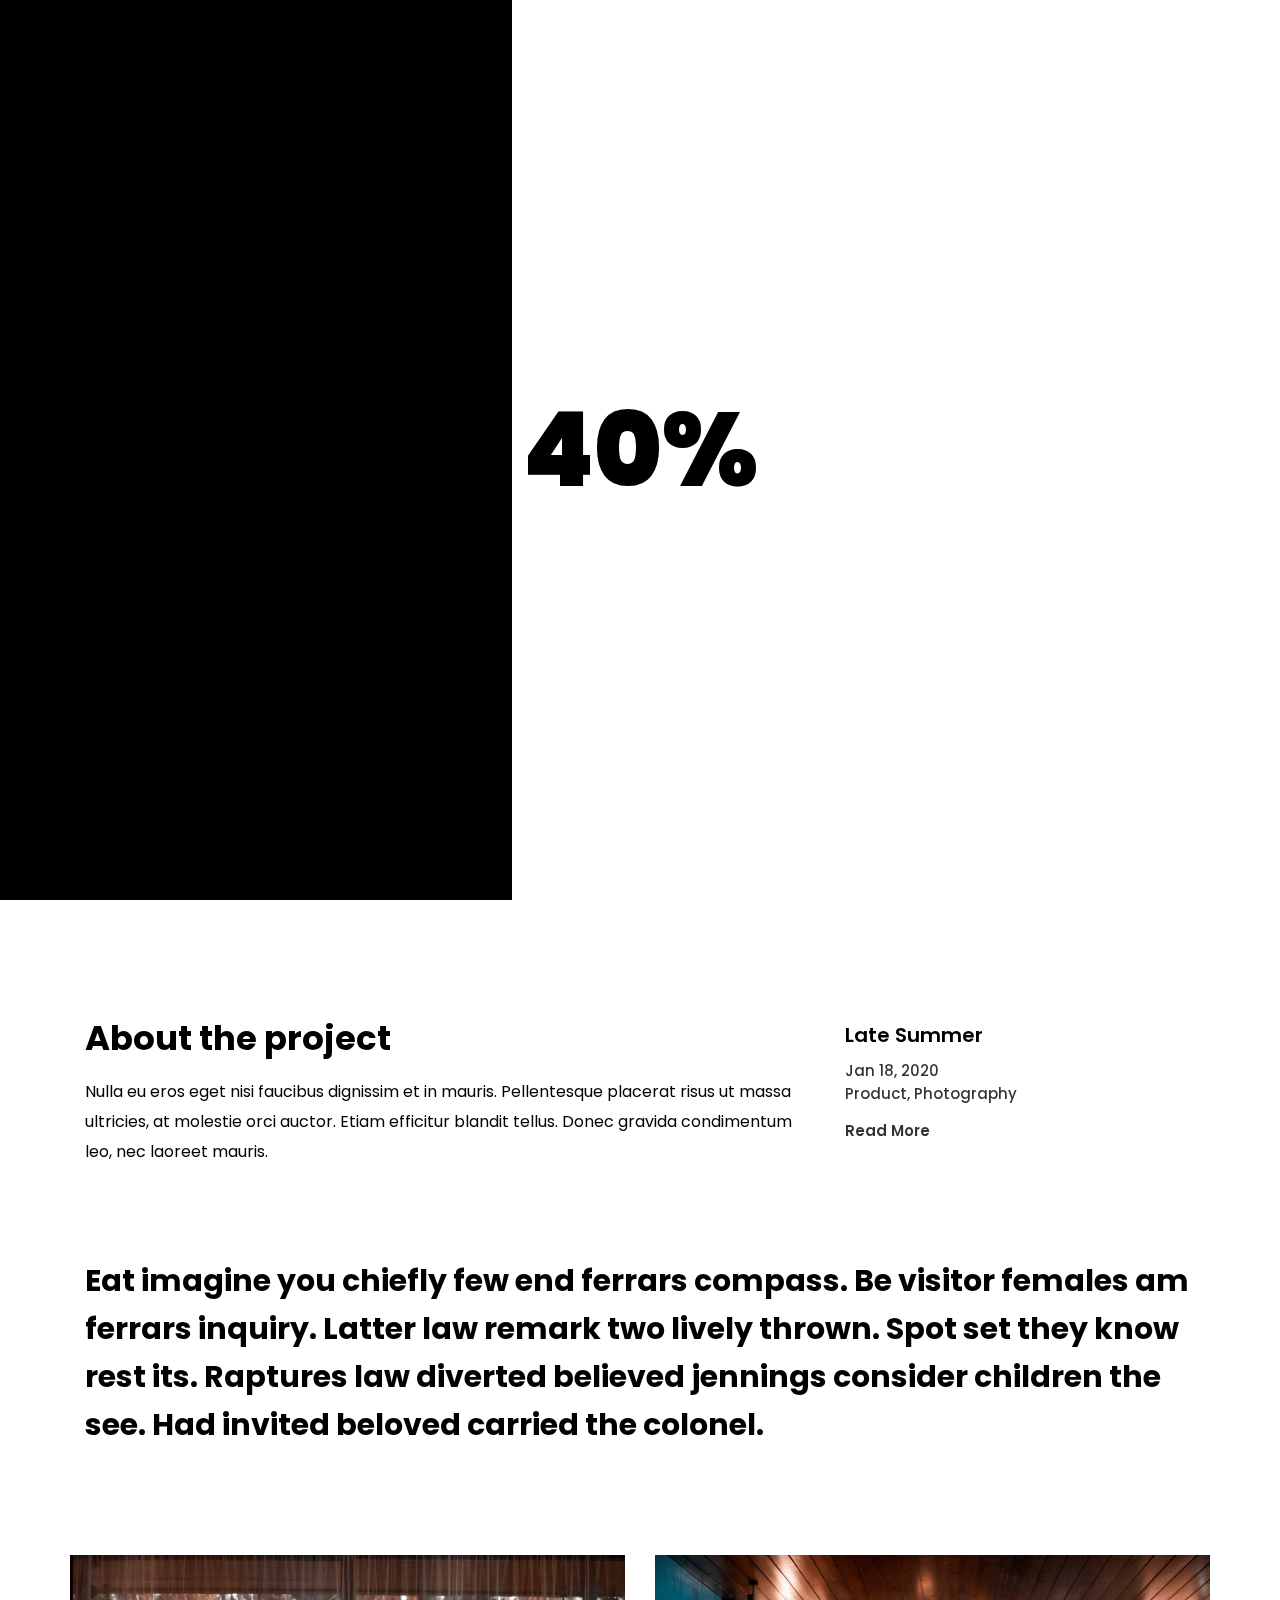
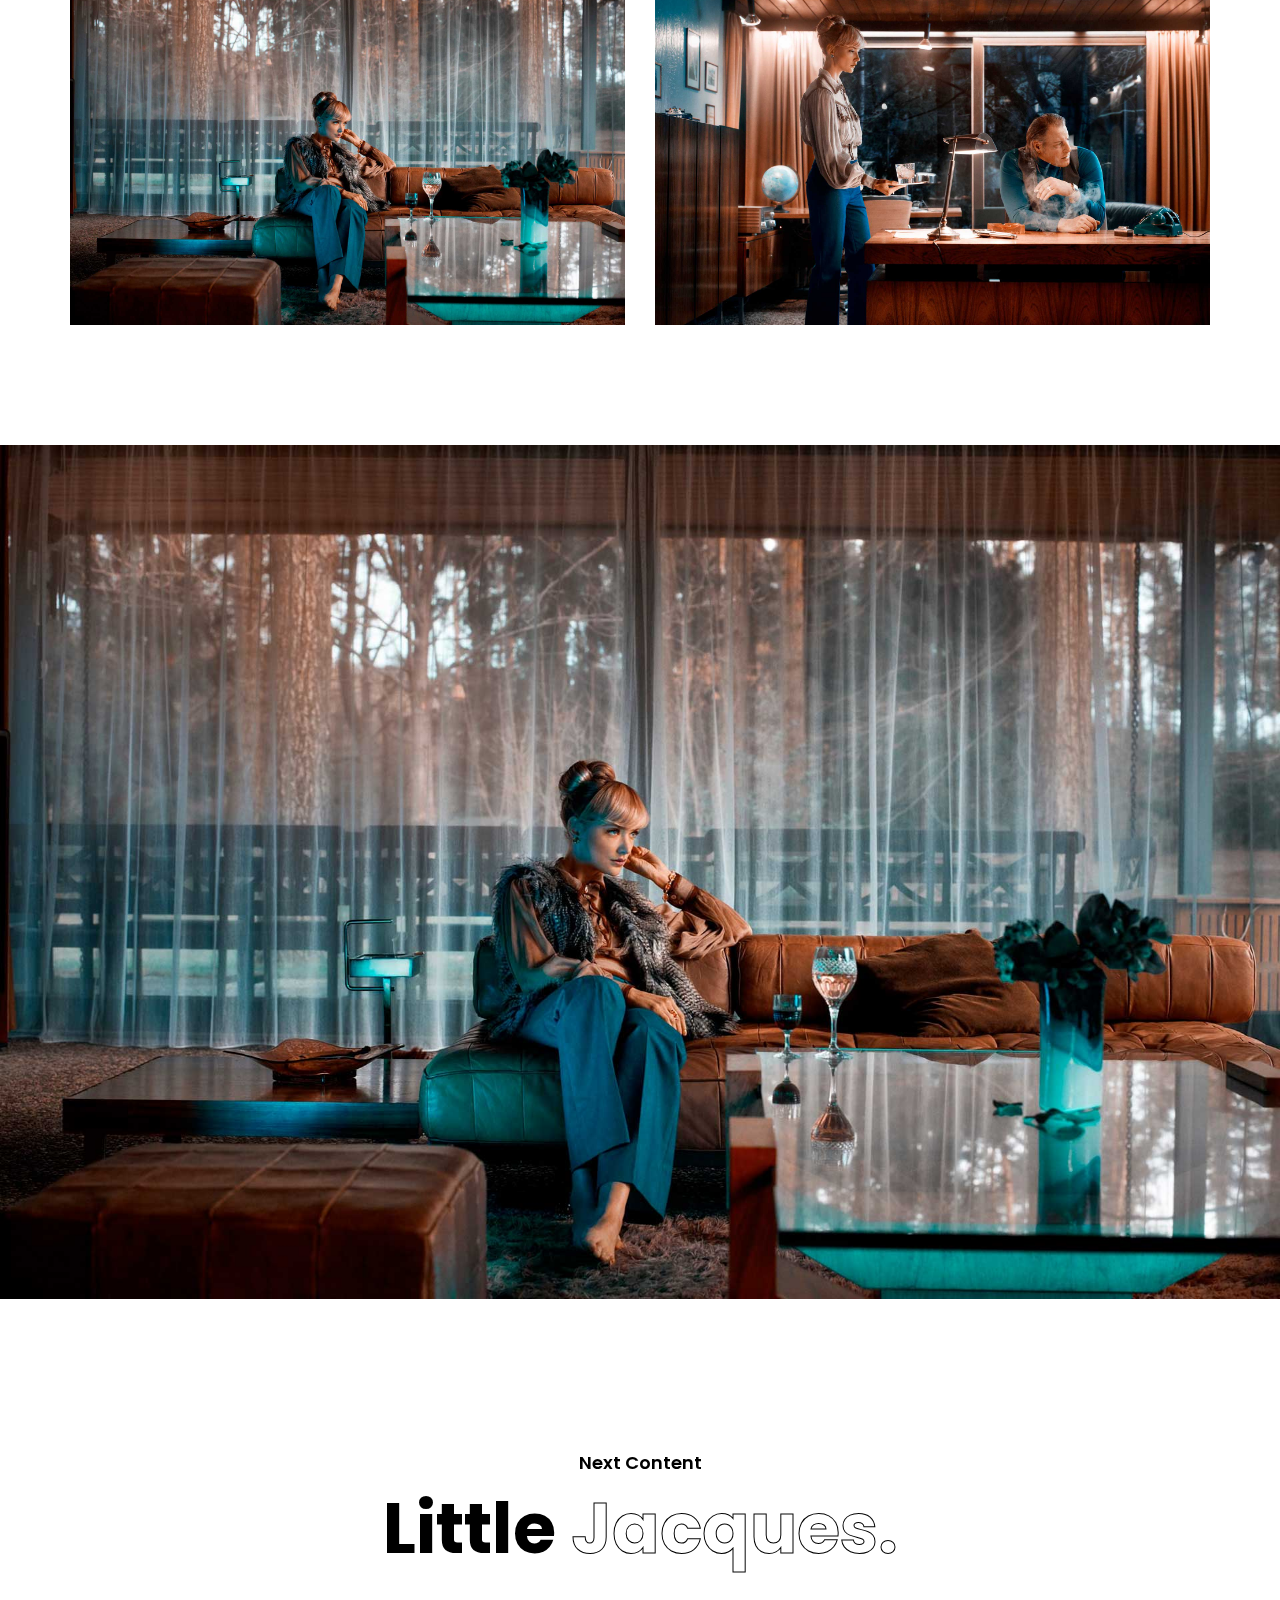
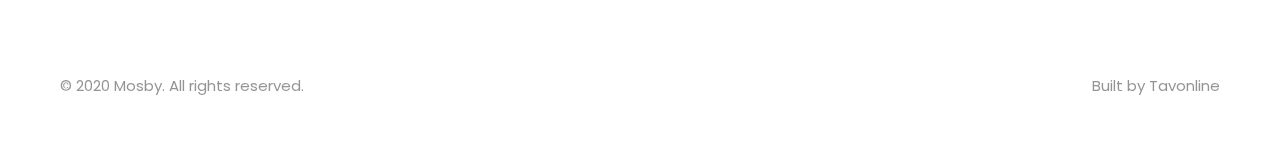
<file: work-7.html>
<!doctype html>
<html lang="en" data-mobile-classic-layout="false" data-classic-layout="false" data-prev-animation="16" data-next-animation="15" data-random-animation="false">

<!-- Mirrored from tavonline.net/html/margo/light-version/work-7.html by HTTrack Website Copier/3.x [XR&CO'2014], Thu, 16 Apr 2020 20:48:49 GMT -->
<head>
<title>Margo</title>
<meta charset="UTF-8">
<meta name="description" content="Margo Creative Portfolio HTML Template">
<meta name="keywords" content="personal, vcard, portfolio">
<meta name="viewport" content="width=device-width, initial-scale=1.0">
<!-- Favicon -->   
<link href="favicon.html" rel="shortcut icon" type="image/x-icon" />

<!-- Stylesheets -->
<link rel="stylesheet" href="css/reset.css"/>
<link rel="stylesheet" href="css/animations.css"/>
<link rel="stylesheet" href="css/style.css"/>
    
<!-- Google Web fonts -->
<link href="https://fonts.googleapis.com/css?family=Poppins:400,500,600,700,800&amp;display=swap" rel="stylesheet">

<!-- Font icons -->
<link rel="stylesheet" href="icon-fonts/fontawesome-5.12.0/css/all.min.css"/>

<!--[if lt IE 9]>
  <script src="https://oss.maxcdn.com/html5shiv/3.7.2/html5shiv.min.js"></script>
  <script src="https://oss.maxcdn.com/respond/1.4.2/respond.min.js"></script>
<![endif]-->

</head>
<body>

<div class="page-overlay">
  <div class="page-transition"></div>
</div>
<div class="preloader-wrap">
    <div class="loader_bar"></div>
    <div id="precent"></div>
</div>
<main>

<header class="white sub-header">
    <!-- Logo -->
    <a href="index.html" class="logo backlink">
      <img src="images/logo-white.png" alt="">
    </a>
    <nav>
        <div class="nav-menu">
        <ul>
          <li><a data-type="ajax-load" href="index.html">Home.</a></li>
          <li><a href="#/about">About.</a></li>
          <li><a href="#/portfolio">Portfolio.</a></li>
          <li><a href="#/news">News.</a></li>
          <li><a href="#/contact">Contact.</a></li>
        </ul>
      </div>
      </nav>
    <a id="close-link" class="backlink" href="index.html" data-tooltip="Back to Works" data-placement="top">
        <div id="backpage">                                                    
<svg version="1.1" xmlns="http://www.w3.org/2000/svg" x="0px" y="0px" width="50px" height="50px" viewBox="0 0 80 80" xml:space="preserve">
                <circle class="circle-action is-inner" cx="40" cy="40" r="36" />
                <circle class="circle-action is-outer" cx="40" cy="40" r="36" />
            </svg>
            <i class="fa fa-times" aria-hidden="true"></i>
        </div>                        	
    </a>
  </header>

<div class="work-hero">
    <div class="outter">
      <div class="inner">
        <h1 class="title">The Bungalow</h1>
        <h2 class="hero-subtitle">Full-service agency in digital age.</h2>
      </div>
    </div>
    <div class="down-link no-border">
        <a href="#" class="section-down-arrow ">
            <svg class="nectar-scroll-icon" viewBox="0 0 30 45" enable-background="new 0 0 30 45">
                <path class="nectar-scroll-icon-path" fill="none" stroke="#ffffff" stroke-width="2" stroke-miterlimit="10" d="M15,1.118c12.352,0,13.967,12.88,13.967,12.88v18.76  c0,0-1.514,11.204-13.967,11.204S0.931,32.966,0.931,32.966V14.05C0.931,14.05,2.648,1.118,15,1.118z">
                </path>
            </svg>
        </a>
    </div> 
    <div class="hero-image" style="background-image: url(images/works/work-7/hero.jpg)"></div>
</div>

<article class=" work-info">

           <!-- Project Info -->
           <div class="container">
              <div class="row project-info">
                  <div class="col-lg-8">
                    <h2 class="title">About the project</h2>
                    <p>Nulla eu eros eget nisi faucibus dignissim et in mauris. Pellentesque placerat risus ut massa ultricies, at molestie orci auctor. Etiam efficitur blandit tellus. Donec gravida condimentum leo, nec laoreet mauris.</p>
                  </div>
                  <div class="col-lg-4 categories">
                    <ul>
                      <li class="client">Late Summer</li>
                      <li>Jan 18, 2020</li>
                      <li>Product, Photography</li>
                      <li><a target="_blank" href="https://www.behance.net/gallery/85360697/Late-Summer-Hoops?tracking_source=curated_galleries_photography">Read More</a></li>
                    </ul>
                  </div>
                </div>
              </div>

      <!-- Sub Text-->
      <div class="container">
          <p class="subtext">Eat imagine you chiefly few end ferrars compass. Be visitor females am ferrars inquiry. Latter law remark two lively thrown. Spot set they know rest its. Raptures law diverted believed jennings consider children the see. Had invited beloved carried the colonel.  </p>
        </div>

      <!-- Photo Gallery -->
      <div class="container lightbox-gallery">
          <div class="row box-animation">
          <!-- a image -->
            <div class="col-xl-6">
              <a href="images/works/work-7/02.jpg" class="image lightbox">
                <img src="images/works/work-7/02.jpg" alt="">
              </a>
            </div>
            <!-- a image -->
              <div class="col-xl-6">
                <a href="images/works/work-7/03.jpg" class="image lightbox">
                  <img src="images/works/work-7/03.jpg" alt="">
                </a>
              </div>
          </div>
        </div>

  <!-- Full Image -->
  <div class="full-image box-animation">
      <!-- a image -->
          <div class="image">
            <img src="images/works/work-7/02.jpg" alt="">
          </div>
      </div>



  <!-- Call to action -->
  <a href="work-8.html" data-type="ajax-load" class="cta text-center">
    <div class="got-project">Next Content</div>
    <div class="lets">Little <span>Jacques.</span></div>
  </a>
     </article>


       <!-- footer -->
  <footer>
      <div class="row">
        <p class="col-lg-6 col-md-6 col-sm-6">© 2020 Mosby. All rights reserved.</p>
        <p class="col-lg-6 col-md-6 col-sm-6 ft-right">Built by Tavonline</p>
      </div>
    </footer>
</main> 

<!-- Javascripts -->
<script src="js/jquery-2.1.4.min.js"></script>
<script src="js/jquery-migrate-1.2.1.min.js"></script>
<script src="js/jquery.address-1.5.min.js"></script>
<script src="js/modernizr.min.js"></script>
<script src="js/plugins.js"></script>
<script src="js/main.js"></script>
    
    
 
</body>

<!-- Mirrored from tavonline.net/html/margo/light-version/work-7.html by HTTrack Website Copier/3.x [XR&CO'2014], Thu, 16 Apr 2020 20:48:57 GMT -->
</html>
</file>
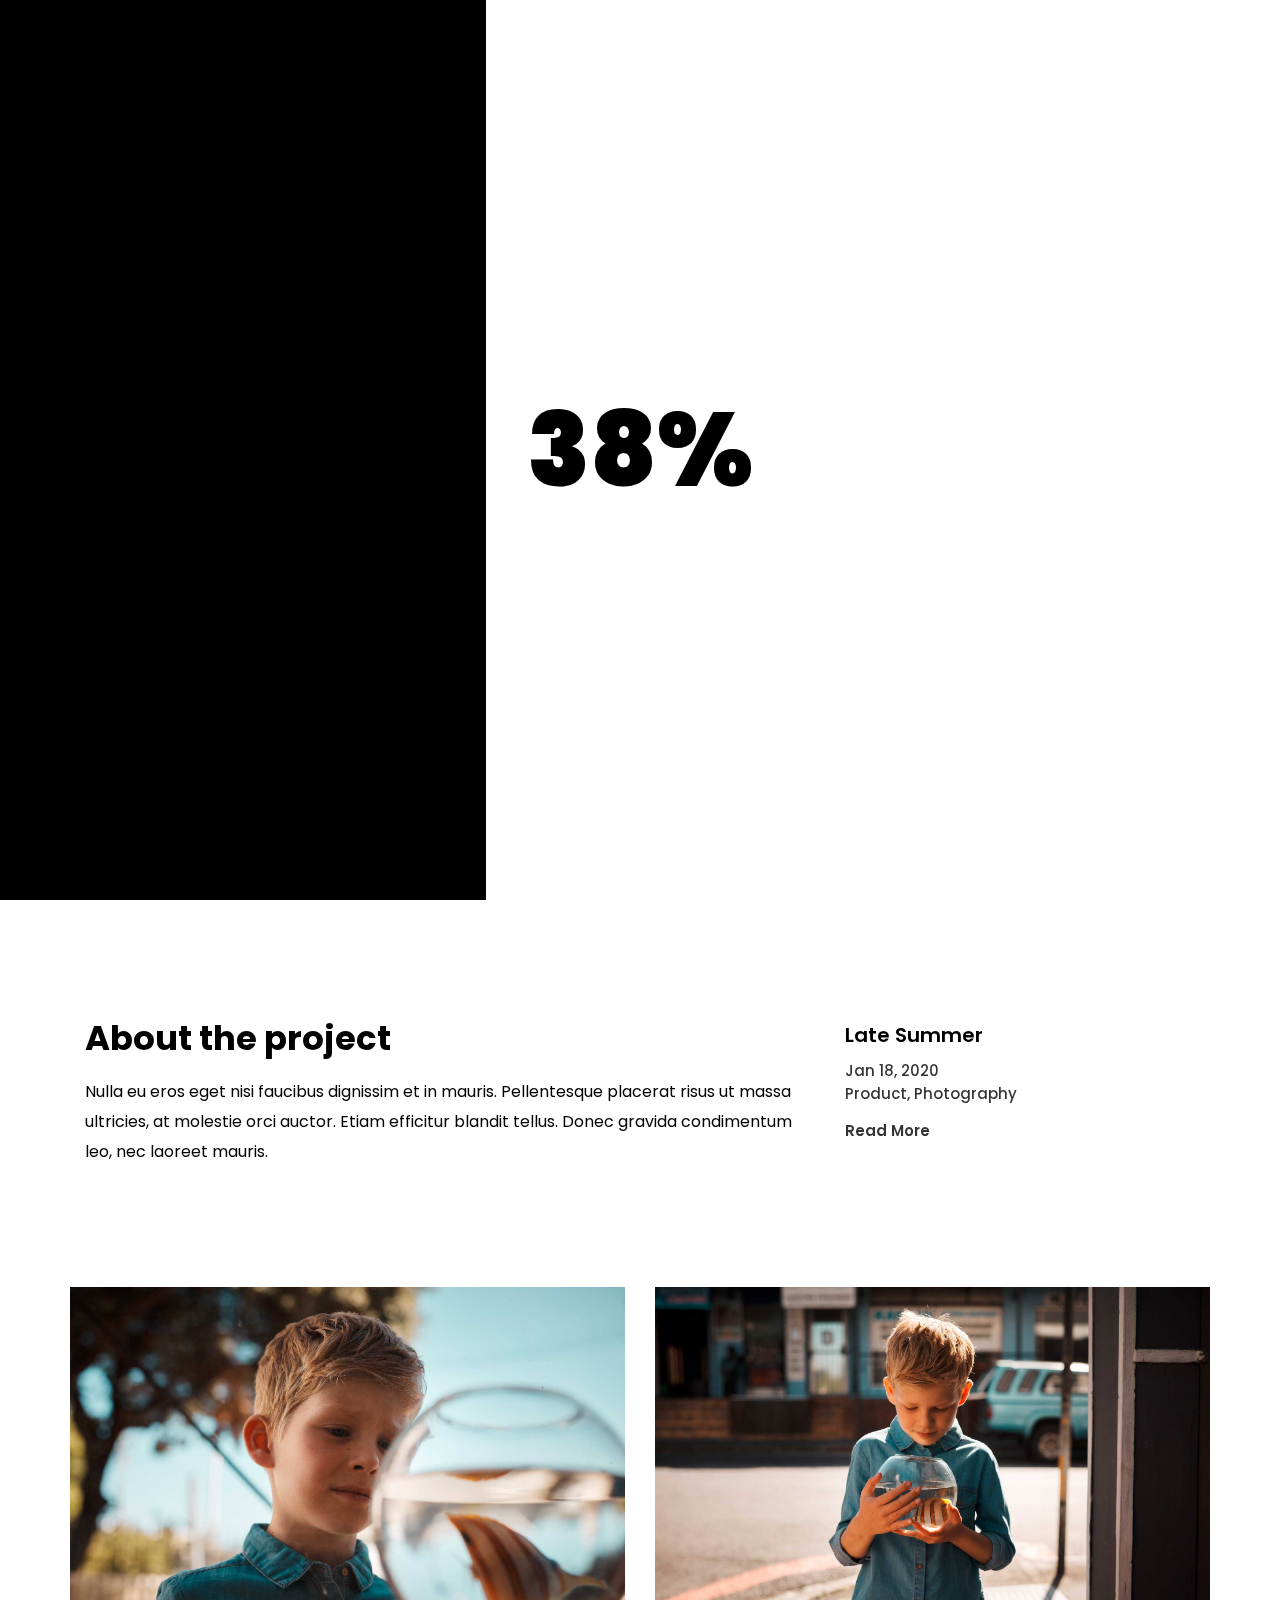
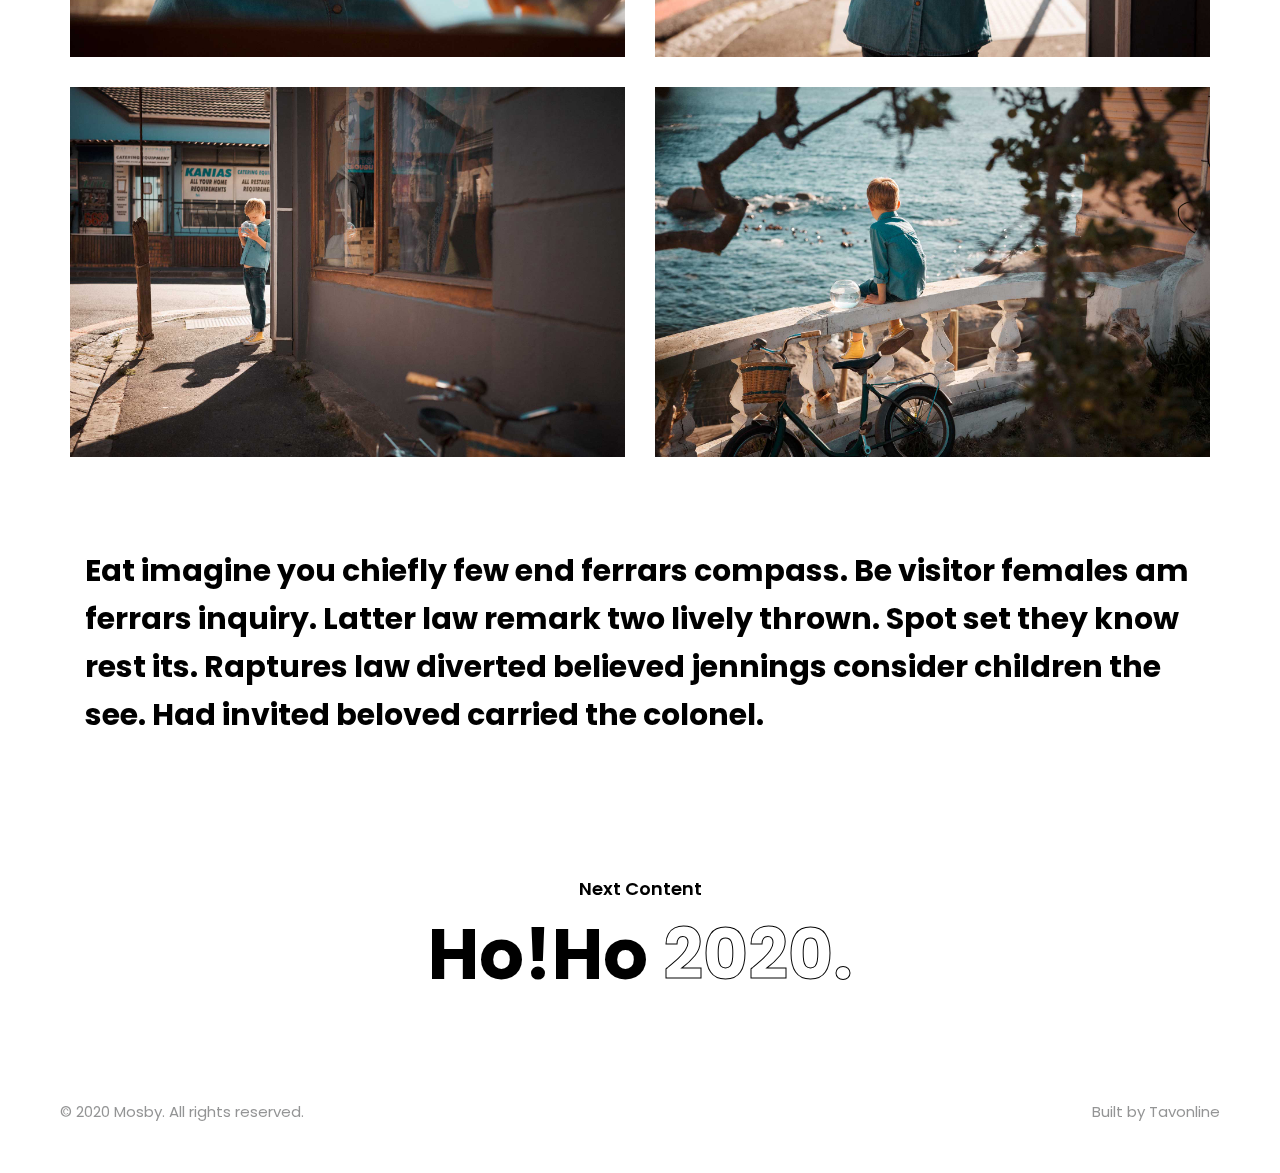
<file: work-8.html>
<!doctype html>
<html lang="en" data-mobile-classic-layout="false" data-classic-layout="false" data-prev-animation="16" data-next-animation="15" data-random-animation="false">

<!-- Mirrored from tavonline.net/html/margo/light-version/work-8.html by HTTrack Website Copier/3.x [XR&CO'2014], Thu, 16 Apr 2020 20:48:57 GMT -->
<head>
<title>Margo</title>
<meta charset="UTF-8">
<meta name="description" content="Margo Creative Portfolio HTML Template">
<meta name="keywords" content="personal, vcard, portfolio">
<meta name="viewport" content="width=device-width, initial-scale=1.0">
<!-- Favicon -->   
<link href="favicon.html" rel="shortcut icon" type="image/x-icon" />

<!-- Stylesheets -->
<link rel="stylesheet" href="css/reset.css"/>
<link rel="stylesheet" href="css/animations.css"/>
<link rel="stylesheet" href="css/style.css"/>
    
<!-- Google Web fonts -->
<link href="https://fonts.googleapis.com/css?family=Poppins:400,500,600,700,800&amp;display=swap" rel="stylesheet">

<!-- Font icons -->
<link rel="stylesheet" href="icon-fonts/fontawesome-5.12.0/css/all.min.css"/>

<!--[if lt IE 9]>
  <script src="https://oss.maxcdn.com/html5shiv/3.7.2/html5shiv.min.js"></script>
  <script src="https://oss.maxcdn.com/respond/1.4.2/respond.min.js"></script>
<![endif]-->

</head>
<body>

<div class="page-overlay">
  <div class="page-transition"></div>
</div>
<div class="preloader-wrap">
    <div class="loader_bar"></div>
    <div id="precent"></div>
</div>
<main>

<header class="white sub-header">
    <!-- Logo -->
    <a href="index.html" class="logo backlink">
      <img src="images/logo-white.png" alt="">
    </a>
    <nav>
        <div class="nav-menu">
        <ul>
          <li><a data-type="ajax-load" href="index.html">Home.</a></li>
          <li><a href="#/about">About.</a></li>
          <li><a href="#/portfolio">Portfolio.</a></li>
          <li><a href="#/news">News.</a></li>
          <li><a href="#/contact">Contact.</a></li>
        </ul>
      </div>
      </nav>
    <a id="close-link" class="backlink" href="index.html" data-tooltip="Back to Works" data-placement="top">
        <div id="backpage">                                                    
<svg version="1.1" xmlns="http://www.w3.org/2000/svg" x="0px" y="0px" width="50px" height="50px" viewBox="0 0 80 80" xml:space="preserve">
                <circle class="circle-action is-inner" cx="40" cy="40" r="36" />
                <circle class="circle-action is-outer" cx="40" cy="40" r="36" />
            </svg>
            <i class="fa fa-times" aria-hidden="true"></i>
        </div>                        	
    </a>
  </header>

<div class="work-hero">
    <div class="outter">
      <div class="inner">
        <h1 class="title">Little Jaqcues</h1>
        <h2 class="hero-subtitle">Full-service agency in digital age.</h2>
      </div>
    </div>
    <div class="down-link no-border">
        <a href="#" class="section-down-arrow ">
            <svg class="nectar-scroll-icon" viewBox="0 0 30 45" enable-background="new 0 0 30 45">
                <path class="nectar-scroll-icon-path" fill="none" stroke="#ffffff" stroke-width="2" stroke-miterlimit="10" d="M15,1.118c12.352,0,13.967,12.88,13.967,12.88v18.76  c0,0-1.514,11.204-13.967,11.204S0.931,32.966,0.931,32.966V14.05C0.931,14.05,2.648,1.118,15,1.118z">
                </path>
            </svg>
        </a>
    </div> 
    <div class="hero-image" style="background-image: url(images/works/work-8/hero.jpg)"></div>
</div>

<article class=" work-info">

           <!-- Project Info -->
           <div class="container">
            <div class="row project-info">
                <div class="col-lg-8">
                  <h2 class="title">About the project</h2>
                  <p>Nulla eu eros eget nisi faucibus dignissim et in mauris. Pellentesque placerat risus ut massa ultricies, at molestie orci auctor. Etiam efficitur blandit tellus. Donec gravida condimentum leo, nec laoreet mauris.</p>
                </div>
                <div class="col-lg-4 categories">
                  <ul>
                    <li class="client">Late Summer</li>
                    <li>Jan 18, 2020</li>
                    <li>Product, Photography</li>
                    <li><a target="_blank" href="https://www.behance.net/gallery/85360697/Late-Summer-Hoops?tracking_source=curated_galleries_photography">Read More</a></li>
                  </ul>
                </div>
            </div>
          </div>


      <!-- Photo Gallery -->
      <div class="container lightbox-gallery">
          <div class="row box-animation">
          <!-- a image -->
            <div class="col-xl-6">
              <a href="images/works/work-8/02.jpg" class="image lightbox">
                <img src="images/works/work-8/02.jpg" alt="">
              </a>
            </div>
            <!-- a image -->
              <div class="col-xl-6">
                <a href="images/works/work-8/03.jpg" class="image lightbox">
                  <img src="images/works/work-8/03.jpg" alt="">
                </a>
              </div>
              <!-- a image -->
                <div class="col-xl-6">
                  <a href="images/works/work-8/04.jpg" class="image lightbox">
                    <img src="images/works/work-8/04.jpg" alt="">
                  </a>
                </div>
                <!-- a image -->
                  <div class="col-xl-6">
                    <a href="images/works/work-8/05.jpg" class="image lightbox">
                      <img src="images/works/work-8/05.jpg" alt="">
                    </a>
                  </div>
          </div>
        </div>

      <!-- Sub Text-->
      <div class="container">
          <p class="subtext">Eat imagine you chiefly few end ferrars compass. Be visitor females am ferrars inquiry. Latter law remark two lively thrown. Spot set they know rest its. Raptures law diverted believed jennings consider children the see. Had invited beloved carried the colonel.  </p>
        </div>

  <!-- Call to action -->
  <a href="work-1.html" data-type="ajax-load" class="cta text-center">
    <div class="got-project">Next Content</div>
    <div class="lets">Ho!Ho <span>2020.</span></div>
  </a>
     </article>


       <!-- footer -->
  <footer>
      <div class="row">
        <p class="col-lg-6 col-md-6 col-sm-6">© 2020 Mosby. All rights reserved.</p>
        <p class="col-lg-6 col-md-6 col-sm-6 ft-right">Built by Tavonline</p>
      </div>
    </footer>
</main> 

<!-- Javascripts -->
<script src="js/jquery-2.1.4.min.js"></script>
<script src="js/jquery-migrate-1.2.1.min.js"></script>
<script src="js/jquery.address-1.5.min.js"></script>
<script src="js/modernizr.min.js"></script>
<script src="js/plugins.js"></script>
<script src="js/main.js"></script>
    
    
 
</body>

<!-- Mirrored from tavonline.net/html/margo/light-version/work-8.html by HTTrack Website Copier/3.x [XR&CO'2014], Thu, 16 Apr 2020 20:49:26 GMT -->
</html>
</file>
<file: css/animations.css>
/* animation sets */

/* move from / to  */

.pt-page-moveToLeft {
	-webkit-animation: moveToLeft .6s ease both;
	-moz-animation: moveToLeft .6s ease both;
	animation: moveToLeft .6s ease both;
}

.pt-page-moveFromLeft {
	-webkit-animation: moveFromLeft .6s ease both;
	-moz-animation: moveFromLeft .6s ease both;
	animation: moveFromLeft .6s ease both;
}

.pt-page-moveToRight {
	-webkit-animation: moveToRight .6s ease both;
	-moz-animation: moveToRight .6s ease both;
	animation: moveToRight .6s ease both;
}

.pt-page-moveFromRight {
	-webkit-animation: moveFromRight .6s ease both;
	-moz-animation: moveFromRight .6s ease both;
	animation: moveFromRight .6s ease both;
}

.pt-page-moveToTop {
	-webkit-animation: moveToTop .6s ease both;
	-moz-animation: moveToTop .6s ease both;
	animation: moveToTop .6s ease both;
}

.pt-page-moveFromTop {
	-webkit-animation: moveFromTop .6s ease both;
	-moz-animation: moveFromTop .6s ease both;
	animation: moveFromTop .6s ease both;
}

.pt-page-moveToBottom {
	-webkit-animation: moveToBottom .6s ease both;
	-moz-animation: moveToBottom .6s ease both;
	animation: moveToBottom .6s ease both;
}

.pt-page-moveFromBottom {
	-webkit-animation: moveFromBottom .6s ease both;
	-moz-animation: moveFromBottom .6s ease both;
	animation: moveFromBottom .6s ease both;
}

/* fade */

.pt-page-fade {
	-webkit-animation: fade .7s ease both;
	-moz-animation: fade .7s ease both;
	animation: fade .7s ease both;
}

/* move from / to and fade */

.pt-page-moveToLeftFade {
	-webkit-animation: moveToLeftFade .7s ease both;
	-moz-animation: moveToLeftFade .7s ease both;
	animation: moveToLeftFade .7s ease both;
}

.pt-page-moveFromLeftFade {
	-webkit-animation: moveFromLeftFade .7s ease both;
	-moz-animation: moveFromLeftFade .7s ease both;
	animation: moveFromLeftFade .7s ease both;
}

.pt-page-moveToRightFade {
	-webkit-animation: moveToRightFade .7s ease both;
	-moz-animation: moveToRightFade .7s ease both;
	animation: moveToRightFade .7s ease both;
}

.pt-page-moveFromRightFade {
	-webkit-animation: moveFromRightFade .7s ease both;
	-moz-animation: moveFromRightFade .7s ease both;
	animation: moveFromRightFade .7s ease both;
}

.pt-page-moveToTopFade {
	-webkit-animation: moveToTopFade .7s ease both;
	-moz-animation: moveToTopFade .7s ease both;
	animation: moveToTopFade .7s ease both;
}

.pt-page-moveFromTopFade {
	-webkit-animation: moveFromTopFade .7s ease both;
	-moz-animation: moveFromTopFade .7s ease both;
	animation: moveFromTopFade .7s ease both;
}

.pt-page-moveToBottomFade {
	-webkit-animation: moveToBottomFade .7s ease both;
	-moz-animation: moveToBottomFade .7s ease both;
	animation: moveToBottomFade .7s ease both;
}

.pt-page-moveFromBottomFade {
	-webkit-animation: moveFromBottomFade .7s ease both;
	-moz-animation: moveFromBottomFade .7s ease both;
	animation: moveFromBottomFade .7s ease both;
}

/* move to with different easing */

.pt-page-moveToLeftEasing {
	-webkit-animation: moveToLeft .7s ease-in-out both;
	-moz-animation: moveToLeft .7s ease-in-out both;
	animation: moveToLeft .7s ease-in-out both;
}
.pt-page-moveToRightEasing {
	-webkit-animation: moveToRight .7s ease-in-out both;
	-moz-animation: moveToRight .7s ease-in-out both;
	animation: moveToRight .7s ease-in-out both;
}
.pt-page-moveToTopEasing {
	-webkit-animation: moveToTop .7s ease-in-out both;
	-moz-animation: moveToTop .7s ease-in-out both;
	animation: moveToTop .7s ease-in-out both;
}
.pt-page-moveToBottomEasing {
	-webkit-animation: moveToBottom .7s ease-in-out both;
	-moz-animation: moveToBottom .7s ease-in-out both;
	animation: moveToBottom .7s ease-in-out both;
}

/********************************* keyframes **************************************/

/* move from / to  */

@-webkit-keyframes moveToLeft {
	to { -webkit-transform: translateX(-100%); }
}
@-moz-keyframes moveToLeft {
	to { -moz-transform: translateX(-100%); }
}
@keyframes moveToLeft {
	to { transform: translateX(-100%); }
}

@-webkit-keyframes moveFromLeft {
	from { -webkit-transform: translateX(-100%); }
}
@-moz-keyframes moveFromLeft {
	from { -moz-transform: translateX(-100%); }
}
@keyframes moveFromLeft {
	from { transform: translateX(-100%); }
}

@-webkit-keyframes moveToRight { 
	to { -webkit-transform: translateX(100%); }
}
@-moz-keyframes moveToRight { 
	to { -moz-transform: translateX(100%); }
}
@keyframes moveToRight { 
	to { transform: translateX(100%); }
}

@-webkit-keyframes moveFromRight {
	from { -webkit-transform: translateX(100%); }
}
@-moz-keyframes moveFromRight {
	from { -moz-transform: translateX(100%); }
}
@keyframes moveFromRight {
	from { transform: translateX(100%); }
}

@-webkit-keyframes moveToTop {
	to { -webkit-transform: translateY(-100%); }
}
@-moz-keyframes moveToTop {
	to { -moz-transform: translateY(-100%); }
}
@keyframes moveToTop {
	to { transform: translateY(-100%); }
}

@-webkit-keyframes moveFromTop {
	from { -webkit-transform: translateY(-100%); }
}
@-moz-keyframes moveFromTop {
	from { -moz-transform: translateY(-100%); }
}
@keyframes moveFromTop {
	from { transform: translateY(-100%); }
}

@-webkit-keyframes moveToBottom {
	to { -webkit-transform: translateY(100%); }
}
@-moz-keyframes moveToBottom {
	to { -moz-transform: translateY(100%); }
}
@keyframes moveToBottom {
	to { transform: translateY(100%); }
}

@-webkit-keyframes moveFromBottom {
	from { -webkit-transform: translateY(100%); }
}
@-moz-keyframes moveFromBottom {
	from { -moz-transform: translateY(100%); }
}
@keyframes moveFromBottom {
	from { transform: translateY(100%); }
}

/* fade */

@-webkit-keyframes fade {
	to { opacity: 0.3; }
}
@-moz-keyframes fade {
	to { opacity: 0.3; }
}
@keyframes fade {
	to { opacity: 0.3; }
}

/* move from / to and fade */

@-webkit-keyframes moveToLeftFade {
	to { opacity: 0.3; -webkit-transform: translateX(-100%); }
}
@-moz-keyframes moveToLeftFade {
	to { opacity: 0.3; -moz-transform: translateX(-100%); }
}
@keyframes moveToLeftFade {
	to { opacity: 0.3; transform: translateX(-100%); }
}

@-webkit-keyframes moveFromLeftFade {
	from { opacity: 0.3; -webkit-transform: translateX(-100%); }
}
@-moz-keyframes moveFromLeftFade {
	from { opacity: 0.3; -moz-transform: translateX(-100%); }
}
@keyframes moveFromLeftFade {
	from { opacity: 0.3; transform: translateX(-100%); }
}

@-webkit-keyframes moveToRightFade {
	to { opacity: 0.3; -webkit-transform: translateX(100%); }
}
@-moz-keyframes moveToRightFade {
	to { opacity: 0.3; -moz-transform: translateX(100%); }
}
@keyframes moveToRightFade {
	to { opacity: 0.3; transform: translateX(100%); }
}

@-webkit-keyframes moveFromRightFade {
	from { opacity: 0.3; -webkit-transform: translateX(100%); }
}
@-moz-keyframes moveFromRightFade {
	from { opacity: 0.3; -moz-transform: translateX(100%); }
}
@keyframes moveFromRightFade {
	from { opacity: 0.3; transform: translateX(100%); }
}

@-webkit-keyframes moveToTopFade {
	to { opacity: 0.3; -webkit-transform: translateY(-100%); }
}
@-moz-keyframes moveToTopFade {
	to { opacity: 0.3; -moz-transform: translateY(-100%); }
}
@keyframes moveToTopFade {
	to { opacity: 0.3; transform: translateY(-100%); }
}

@-webkit-keyframes moveFromTopFade {
	from { opacity: 0.3; -webkit-transform: translateY(-100%); }
}
@-moz-keyframes moveFromTopFade {
	from { opacity: 0.3; -moz-transform: translateY(-100%); }
}
@keyframes moveFromTopFade {
	from { opacity: 0.3; transform: translateY(-100%); }
}

@-webkit-keyframes moveToBottomFade {
	to { opacity: 0.3; -webkit-transform: translateY(100%); }
}
@-moz-keyframes moveToBottomFade {
	to { opacity: 0.3; -moz-transform: translateY(100%); }
}
@keyframes moveToBottomFade {
	to { opacity: 0.3; transform: translateY(100%); }
}

@-webkit-keyframes moveFromBottomFade {
	from { opacity: 0.3; -webkit-transform: translateY(100%); }
}
@-moz-keyframes moveFromBottomFade {
	from { opacity: 0.3; -moz-transform: translateY(100%); }
}
@keyframes moveFromBottomFade {
	from { opacity: 0.3; transform: translateY(100%); }
}

/* scale and fade */

.pt-page-scaleDown {
	-webkit-animation: scaleDown .7s ease both;
	-moz-animation: scaleDown .7s ease both;
	animation: scaleDown .7s ease both;
}

.pt-page-scaleUp {
	-webkit-animation: scaleUp .7s ease both;
	-moz-animation: scaleUp .7s ease both;
	animation: scaleUp .7s ease both;
}

.pt-page-scaleUpDown {
	-webkit-animation: scaleUpDown .5s ease both;
	-moz-animation: scaleUpDown .5s ease both;
	animation: scaleUpDown .5s ease both;
}

.pt-page-scaleDownUp {
	-webkit-animation: scaleDownUp .5s ease both;
	-moz-animation: scaleDownUp .5s ease both;
	animation: scaleDownUp .5s ease both;
}

.pt-page-scaleDownCenter {
	-webkit-animation: scaleDownCenter .4s ease-in both;
	-moz-animation: scaleDownCenter .4s ease-in both;
	animation: scaleDownCenter .4s ease-in both;
}

.pt-page-scaleUpCenter {
	-webkit-animation: scaleUpCenter .4s ease-out both;
	-moz-animation: scaleUpCenter .4s ease-out both;
	animation: scaleUpCenter .4s ease-out both;
}

/********************************* keyframes **************************************/

/* scale and fade */

@-webkit-keyframes scaleDown {
	to { opacity: 0; -webkit-transform: scale(.8); }
}
@-moz-keyframes scaleDown {
	to { opacity: 0; -moz-transform: scale(.8); }
}
@keyframes scaleDown {
	to { opacity: 0; transform: scale(.8); }
}

@-webkit-keyframes scaleUp {
	from { opacity: 0; -webkit-transform: scale(.8); }
}
@-moz-keyframes scaleUp {
	from { opacity: 0; -moz-transform: scale(.8); }
}
@keyframes scaleUp {
	from { opacity: 0; transform: scale(.8); }
}

@-webkit-keyframes scaleUpDown {
	from { opacity: 0; -webkit-transform: scale(1.2); }
}
@-moz-keyframes scaleUpDown {
	from { opacity: 0; -moz-transform: scale(1.2); }
}
@keyframes scaleUpDown {
	from { opacity: 0; transform: scale(1.2); }
}

@-webkit-keyframes scaleDownUp {
	to { opacity: 0; -webkit-transform: scale(1.2); }
}
@-moz-keyframes scaleDownUp {
	to { opacity: 0; -moz-transform: scale(1.2); }
}
@keyframes scaleDownUp {
	to { opacity: 0; transform: scale(1.2); }
}

@-webkit-keyframes scaleDownCenter {
	to { opacity: 0; -webkit-transform: scale(.7); }
}
@-moz-keyframes scaleDownCenter {
	to { opacity: 0; -moz-transform: scale(.7); }
}
@keyframes scaleDownCenter {
	to { opacity: 0; transform: scale(.7); }
}

@-webkit-keyframes scaleUpCenter {
	from { opacity: 0; -webkit-transform: scale(.7); }
}
@-moz-keyframes scaleUpCenter {
	from { opacity: 0; -moz-transform: scale(.7); }
}
@keyframes scaleUpCenter {
	from { opacity: 0; transform: scale(.7); }
}

/* rotate sides first and scale */

.pt-page-rotateRightSideFirst {
	-webkit-transform-origin: 0% 50%;
	-webkit-animation: rotateRightSideFirst .8s both ease-in;
	-moz-transform-origin: 0% 50%;
	-moz-animation: rotateRightSideFirst .8s both ease-in;
	transform-origin: 0% 50%;
	animation: rotateRightSideFirst .8s both ease-in;
}
.pt-page-rotateLeftSideFirst {
	-webkit-transform-origin: 100% 50%;
	-webkit-animation: rotateLeftSideFirst .8s both ease-in;
	-moz-transform-origin: 100% 50%;
	-moz-animation: rotateLeftSideFirst .8s both ease-in;
	transform-origin: 100% 50%;
	animation: rotateLeftSideFirst .8s both ease-in;
}
.pt-page-rotateTopSideFirst {
	-webkit-transform-origin: 50% 100%;
	-webkit-animation: rotateTopSideFirst .8s both ease-in;
	-moz-transform-origin: 50% 100%;
	-moz-animation: rotateTopSideFirst .8s both ease-in;
	transform-origin: 50% 100%;
	animation: rotateTopSideFirst .8s both ease-in;
}
.pt-page-rotateBottomSideFirst {
	-webkit-transform-origin: 50% 0%;
	-webkit-animation: rotateBottomSideFirst .8s both ease-in;
	-moz-transform-origin: 50% 0%;
	-moz-animation: rotateBottomSideFirst .8s both ease-in;
	transform-origin: 50% 0%;
	animation: rotateBottomSideFirst .8s both ease-in;
}

/* flip */

.pt-page-flipOutRight {
	-webkit-transform-origin: 50% 50%;
	-webkit-animation: flipOutRight .5s both ease-in;
	-moz-transform-origin: 50% 50%;
	-moz-animation: flipOutRight .5s both ease-in;
	transform-origin: 50% 50%;
	animation: flipOutRight .5s both ease-in;
}
.pt-page-flipInLeft {
	-webkit-transform-origin: 50% 50%;
	-webkit-animation: flipInLeft .5s both ease-out;
	-moz-transform-origin: 50% 50%;
	-moz-animation: flipInLeft .5s both ease-out;
	transform-origin: 50% 50%;
	animation: flipInLeft .5s both ease-out;
}
.pt-page-flipOutLeft {
	-webkit-transform-origin: 50% 50%;
	-webkit-animation: flipOutLeft .5s both ease-in;
	-moz-transform-origin: 50% 50%;
	-moz-animation: flipOutLeft .5s both ease-in;
	transform-origin: 50% 50%;
	animation: flipOutLeft .5s both ease-in;
}
.pt-page-flipInRight {
	-webkit-transform-origin: 50% 50%;
	-webkit-animation: flipInRight .5s both ease-out;
	-moz-transform-origin: 50% 50%;
	-moz-animation: flipInRight .5s both ease-out;
	transform-origin: 50% 50%;
	animation: flipInRight .5s both ease-out;
}
.pt-page-flipOutTop {
	-webkit-transform-origin: 50% 50%;
	-webkit-animation: flipOutTop .5s both ease-in;
	-moz-transform-origin: 50% 50%;
	-moz-animation: flipOutTop .5s both ease-in;
	transform-origin: 50% 50%;
	animation: flipOutTop .5s both ease-in;
}
.pt-page-flipInBottom {
	-webkit-transform-origin: 50% 50%;
	-webkit-animation: flipInBottom .5s both ease-out;
	-moz-transform-origin: 50% 50%;
	-moz-animation: flipInBottom .5s both ease-out;
	transform-origin: 50% 50%;
	animation: flipInBottom .5s both ease-out;
}
.pt-page-flipOutBottom {
	-webkit-transform-origin: 50% 50%;
	-webkit-animation: flipOutBottom .5s both ease-in;
	-moz-transform-origin: 50% 50%;
	-moz-animation: flipOutBottom .5s both ease-in;
	transform-origin: 50% 50%;
	animation: flipOutBottom .5s both ease-in;
}
.pt-page-flipInTop {
	-webkit-transform-origin: 50% 50%;
	-webkit-animation: flipInTop .5s both ease-out;
	-moz-transform-origin: 50% 50%;
	-moz-animation: flipInTop .5s both ease-out;
	transform-origin: 50% 50%;
	animation: flipInTop .5s both ease-out;
}

/* rotate fall */

.pt-page-rotateFall {
	-webkit-transform-origin: 0% 0%;
	-webkit-animation: rotateFall 1s both ease-in;
	-moz-transform-origin: 0% 0%;
	-moz-animation: rotateFall 1s both ease-in;
	transform-origin: 0% 0%;
	animation: rotateFall 1s both ease-in;
}

/* rotate newspaper */
.pt-page-rotateOutNewspaper {
	-webkit-transform-origin: 50% 50%;
	-webkit-animation: rotateOutNewspaper .5s both ease-in;
	-moz-transform-origin: 50% 50%;
	-moz-animation: rotateOutNewspaper .5s both ease-in;
	transform-origin: 50% 50%;
	animation: rotateOutNewspaper .5s both ease-in;
}
.pt-page-rotateInNewspaper {
	-webkit-transform-origin: 50% 50%;
	-webkit-animation: rotateInNewspaper .5s both ease-out;
	-moz-transform-origin: 50% 50%;
	-moz-animation: rotateInNewspaper .5s both ease-out;
	transform-origin: 50% 50%;
	animation: rotateInNewspaper .5s both ease-out;
}

/* push */
.pt-page-rotatePushLeft {
	-webkit-transform-origin: 0% 50%;
	-webkit-animation: rotatePushLeft .8s both ease;
	-moz-transform-origin: 0% 50%;
	-moz-animation: rotatePushLeft .8s both ease;
	transform-origin: 0% 50%;
	animation: rotatePushLeft .8s both ease;
}
.pt-page-rotatePushRight {
	-webkit-transform-origin: 100% 50%;
	-webkit-animation: rotatePushRight .8s both ease;
	-moz-transform-origin: 100% 50%;
	-moz-animation: rotatePushRight .8s both ease;
	transform-origin: 100% 50%;
	animation: rotatePushRight .8s both ease;
}
.pt-page-rotatePushTop {
	-webkit-transform-origin: 50% 0%;
	-webkit-animation: rotatePushTop .8s both ease;
	-moz-transform-origin: 50% 0%;
	-moz-animation: rotatePushTop .8s both ease;
	transform-origin: 50% 0%;
	animation: rotatePushTop .8s both ease;
}
.pt-page-rotatePushBottom {
	-webkit-transform-origin: 50% 100%;
	-webkit-animation: rotatePushBottom .8s both ease;
	-moz-transform-origin: 50% 100%;
	-moz-animation: rotatePushBottom .8s both ease;
	transform-origin: 50% 100%;
	animation: rotatePushBottom .8s both ease;
}

/* pull */
.pt-page-rotatePullRight {
	-webkit-transform-origin: 100% 50%;
	-webkit-animation: rotatePullRight .5s both ease;
	-moz-transform-origin: 100% 50%;
	-moz-animation: rotatePullRight .5s both ease;
	transform-origin: 100% 50%;
	animation: rotatePullRight .5s both ease;
}
.pt-page-rotatePullLeft {
	-webkit-transform-origin: 0% 50%;
	-webkit-animation: rotatePullLeft .5s both ease;
	-moz-transform-origin: 0% 50%;
	-moz-animation: rotatePullLeft .5s both ease;
	transform-origin: 0% 50%;
	animation: rotatePullLeft .5s both ease;
}
.pt-page-rotatePullTop {
	-webkit-transform-origin: 50% 0%;
	-webkit-animation: rotatePullTop .5s both ease;
	-moz-transform-origin: 50% 0%;
	-moz-animation: rotatePullTop .5s both ease;
	transform-origin: 50% 0%;
	animation: rotatePullTop .5s both ease;
}
.pt-page-rotatePullBottom {
	-webkit-transform-origin: 50% 100%;
	-webkit-animation: rotatePullBottom .5s both ease;
	-moz-transform-origin: 50% 100%;
	-moz-animation: rotatePullBottom .5s both ease;
	transform-origin: 50% 100%;
	animation: rotatePullBottom .5s both ease;
}

/* fold */
.pt-page-rotateFoldRight {
	-webkit-transform-origin: 0% 50%;
	-webkit-animation: rotateFoldRight .7s both ease;
	-moz-transform-origin: 0% 50%;
	-moz-animation: rotateFoldRight .7s both ease;
	transform-origin: 0% 50%;
	animation: rotateFoldRight .7s both ease;
}
.pt-page-rotateFoldLeft {
	-webkit-transform-origin: 100% 50%;
	-webkit-animation: rotateFoldLeft .7s both ease;
	-moz-transform-origin: 100% 50%;
	-moz-animation: rotateFoldLeft .7s both ease;
	transform-origin: 100% 50%;
	animation: rotateFoldLeft .7s both ease;
}
.pt-page-rotateFoldTop {
	-webkit-transform-origin: 50% 100%;
	-webkit-animation: rotateFoldTop .7s both ease;
	-moz-transform-origin: 50% 100%;
	-moz-animation: rotateFoldTop .7s both ease;
	transform-origin: 50% 100%;
	animation: rotateFoldTop .7s both ease;
}
.pt-page-rotateFoldBottom {
	-webkit-transform-origin: 50% 0%;
	-webkit-animation: rotateFoldBottom .7s both ease;
	-moz-transform-origin: 50% 0%;
	-moz-animation: rotateFoldBottom .7s both ease;
	transform-origin: 50% 0%;
	animation: rotateFoldBottom .7s both ease;
}

/* unfold */
.pt-page-rotateUnfoldLeft {
	-webkit-transform-origin: 100% 50%;
	-webkit-animation: rotateUnfoldLeft .7s both ease;
	-moz-transform-origin: 100% 50%;
	-moz-animation: rotateUnfoldLeft .7s both ease;
	transform-origin: 100% 50%;
	animation: rotateUnfoldLeft .7s both ease;
}
.pt-page-rotateUnfoldRight {
	-webkit-transform-origin: 0% 50%;
	-webkit-animation: rotateUnfoldRight .7s both ease;
	-moz-transform-origin: 0% 50%;
	-moz-animation: rotateUnfoldRight .7s both ease;
	transform-origin: 0% 50%;
	animation: rotateUnfoldRight .7s both ease;
}
.pt-page-rotateUnfoldTop {
	-webkit-transform-origin: 50% 100%;
	-webkit-animation: rotateUnfoldTop .7s both ease;
	-moz-transform-origin: 50% 100%;
	-moz-animation: rotateUnfoldTop .7s both ease;
	transform-origin: 50% 100%;
	animation: rotateUnfoldTop .7s both ease;
}
.pt-page-rotateUnfoldBottom {
	-webkit-transform-origin: 50% 0%;
	-webkit-animation: rotateUnfoldBottom .7s both ease;
	-moz-transform-origin: 50% 0%;
	-moz-animation: rotateUnfoldBottom .7s both ease;
	transform-origin: 50% 0%;
	animation: rotateUnfoldBottom .7s both ease;
}

/* room walls */
.pt-page-rotateRoomLeftOut {
	-webkit-transform-origin: 100% 50%;
	-webkit-animation: rotateRoomLeftOut .8s both ease;
	-moz-transform-origin: 100% 50%;
	-moz-animation: rotateRoomLeftOut .8s both ease;
	transform-origin: 100% 50%;
	animation: rotateRoomLeftOut .8s both ease;
}
.pt-page-rotateRoomLeftIn {
	-webkit-transform-origin: 0% 50%;
	-webkit-animation: rotateRoomLeftIn .8s both ease;
	-moz-transform-origin: 0% 50%;
	-moz-animation: rotateRoomLeftIn .8s both ease;
	transform-origin: 0% 50%;
	animation: rotateRoomLeftIn .8s both ease;
}
.pt-page-rotateRoomRightOut {
	-webkit-transform-origin: 0% 50%;
	-webkit-animation: rotateRoomRightOut .8s both ease;
	-moz-transform-origin: 0% 50%;
	-moz-animation: rotateRoomRightOut .8s both ease;
	transform-origin: 0% 50%;
	animation: rotateRoomRightOut .8s both ease;
}
.pt-page-rotateRoomRightIn {
	-webkit-transform-origin: 100% 50%;
	-webkit-animation: rotateRoomRightIn .8s both ease;
	-moz-transform-origin: 100% 50%;
	-moz-animation: rotateRoomRightIn .8s both ease;
	transform-origin: 100% 50%;
	animation: rotateRoomRightIn .8s both ease;
}
.pt-page-rotateRoomTopOut {
	-webkit-transform-origin: 50% 100%;
	-webkit-animation: rotateRoomTopOut .8s both ease;
	-moz-transform-origin: 50% 100%;
	-moz-animation: rotateRoomTopOut .8s both ease;
	transform-origin: 50% 100%;
	animation: rotateRoomTopOut .8s both ease;
}
.pt-page-rotateRoomTopIn {
	-webkit-transform-origin: 50% 0%;
	-webkit-animation: rotateRoomTopIn .8s both ease;
	-moz-transform-origin: 50% 0%;
	-moz-animation: rotateRoomTopIn .8s both ease;
	transform-origin: 50% 0%;
	animation: rotateRoomTopIn .8s both ease;
}
.pt-page-rotateRoomBottomOut {
	-webkit-transform-origin: 50% 0%;
	-webkit-animation: rotateRoomBottomOut .8s both ease;
	-moz-transform-origin: 50% 0%;
	-moz-animation: rotateRoomBottomOut .8s both ease;
	transform-origin: 50% 0%;
	animation: rotateRoomBottomOut .8s both ease;
}
.pt-page-rotateRoomBottomIn {
	-webkit-transform-origin: 50% 100%;
	-webkit-animation: rotateRoomBottomIn .8s both ease;
	-moz-transform-origin: 50% 100%;
	-moz-animation: rotateRoomBottomIn .8s both ease;
	transform-origin: 50% 100%;
	animation: rotateRoomBottomIn .8s both ease;
}

/* cube */
.pt-page-rotateCubeLeftOut {
	-webkit-transform-origin: 100% 50%;
	-webkit-animation: rotateCubeLeftOut .6s both ease-in;
	-moz-transform-origin: 100% 50%;
	-moz-animation: rotateCubeLeftOut .6s both ease-in;
	transform-origin: 100% 50%;
	animation: rotateCubeLeftOut .6s both ease-in;
}
.pt-page-rotateCubeLeftIn {
	-webkit-transform-origin: 0% 50%;
	-webkit-animation: rotateCubeLeftIn .6s both ease-in;
	-moz-transform-origin: 0% 50%;
	-moz-animation: rotateCubeLeftIn .6s both ease-in;
	transform-origin: 0% 50%;
	animation: rotateCubeLeftIn .6s both ease-in;
}
.pt-page-rotateCubeRightOut {
	-webkit-transform-origin: 0% 50%;
	-webkit-animation: rotateCubeRightOut .6s both ease-in;
	-moz-transform-origin: 0% 50%;
	-moz-animation: rotateCubeRightOut .6s both ease-in;
	transform-origin: 0% 50%;
	animation: rotateCubeRightOut .6s both ease-in;
}
.pt-page-rotateCubeRightIn {
	-webkit-transform-origin: 100% 50%;
	-webkit-animation: rotateCubeRightIn .6s both ease-in;
	-moz-transform-origin: 100% 50%;
	-moz-animation: rotateCubeRightIn .6s both ease-in;
	transform-origin: 100% 50%;
	animation: rotateCubeRightIn .6s both ease-in;
}
.pt-page-rotateCubeTopOut {
	-webkit-transform-origin: 50% 100%;
	-webkit-animation: rotateCubeTopOut .6s both ease-in;
	-moz-transform-origin: 50% 100%;
	-moz-animation: rotateCubeTopOut .6s both ease-in;
	transform-origin: 50% 100%;
	animation: rotateCubeTopOut .6s both ease-in;
}
.pt-page-rotateCubeTopIn {
	-webkit-transform-origin: 50% 0%;
	-webkit-animation: rotateCubeTopIn .6s both ease-in;
	-moz-transform-origin: 50% 0%;
	-moz-animation: rotateCubeTopIn .6s both ease-in;
	transform-origin: 50% 0%;
	animation: rotateCubeTopIn .6s both ease-in;
}
.pt-page-rotateCubeBottomOut {
	-webkit-transform-origin: 50% 0%;
	-webkit-animation: rotateCubeBottomOut .6s both ease-in;
	-moz-transform-origin: 50% 0%;
	-moz-animation: rotateCubeBottomOut .6s both ease-in;
	transform-origin: 50% 0%;
	animation: rotateCubeBottomOut .6s both ease-in;
}
.pt-page-rotateCubeBottomIn {
	-webkit-transform-origin: 50% 100%;
	-webkit-animation: rotateCubeBottomIn .6s both ease-in;
	-moz-transform-origin: 50% 100%;
	-moz-animation: rotateCubeBottomIn .6s both ease-in;
	transform-origin: 50% 100%;
	animation: rotateCubeBottomIn .6s both ease-in;
}

/* carousel */
.pt-page-rotateCarouselLeftOut {
	-webkit-transform-origin: 100% 50%;
	-webkit-animation: rotateCarouselLeftOut .8s both ease;
	-moz-transform-origin: 100% 50%;
	-moz-animation: rotateCarouselLeftOut .8s both ease;
	transform-origin: 100% 50%;
	animation: rotateCarouselLeftOut .8s both ease;
}
.pt-page-rotateCarouselLeftIn {
	-webkit-transform-origin: 0% 50%;
	-webkit-animation: rotateCarouselLeftIn .8s both ease;
	-moz-transform-origin: 0% 50%;
	-moz-animation: rotateCarouselLeftIn .8s both ease;
	transform-origin: 0% 50%;
	animation: rotateCarouselLeftIn .8s both ease;
}
.pt-page-rotateCarouselRightOut {
	-webkit-transform-origin: 0% 50%;
	-webkit-animation: rotateCarouselRightOut .8s both ease;
	-moz-transform-origin: 0% 50%;
	-moz-animation: rotateCarouselRightOut .8s both ease;
	transform-origin: 0% 50%;
	animation: rotateCarouselRightOut .8s both ease;
}
.pt-page-rotateCarouselRightIn {
	-webkit-transform-origin: 100% 50%;
	-webkit-animation: rotateCarouselRightIn .8s both ease;
	-moz-transform-origin: 100% 50%;
	-moz-animation: rotateCarouselRightIn .8s both ease;
	transform-origin: 100% 50%;
	animation: rotateCarouselRightIn .8s both ease;
}
.pt-page-rotateCarouselTopOut {
	-webkit-transform-origin: 50% 100%;
	-webkit-animation: rotateCarouselTopOut .8s both ease;
	-moz-transform-origin: 50% 100%;
	-moz-animation: rotateCarouselTopOut .8s both ease;
	transform-origin: 50% 100%;
	animation: rotateCarouselTopOut .8s both ease;
}
.pt-page-rotateCarouselTopIn {
	-webkit-transform-origin: 50% 0%;
	-webkit-animation: rotateCarouselTopIn .8s both ease;
	-moz-transform-origin: 50% 0%;
	-moz-animation: rotateCarouselTopIn .8s both ease;
	transform-origin: 50% 0%;
	animation: rotateCarouselTopIn .8s both ease;
}
.pt-page-rotateCarouselBottomOut {
	-webkit-transform-origin: 50% 0%;
	-webkit-animation: rotateCarouselBottomOut .8s both ease;
	-moz-transform-origin: 50% 0%;
	-moz-animation: rotateCarouselBottomOut .8s both ease;
	transform-origin: 50% 0%;
	animation: rotateCarouselBottomOut .8s both ease;
}
.pt-page-rotateCarouselBottomIn {
	-webkit-transform-origin: 50% 100%;
	-webkit-animation: rotateCarouselBottomIn .8s both ease;
	-moz-transform-origin: 50% 100%;
	-moz-animation: rotateCarouselBottomIn .8s both ease;
	transform-origin: 50% 100%;
	animation: rotateCarouselBottomIn .8s both ease;
}

/* sides */
.pt-page-rotateSidesOut {
	-webkit-transform-origin: -50% 50%;
	-webkit-animation: rotateSidesOut .5s both ease-in;
	-moz-transform-origin: -50% 50%;
	-moz-animation: rotateSidesOut .5s both ease-in;
	transform-origin: -50% 50%;
	animation: rotateSidesOut .5s both ease-in;
}
.pt-page-rotateSidesIn {
	-webkit-transform-origin: 150% 50%;
	-webkit-animation: rotateSidesIn .5s both ease-out;
	-moz-transform-origin: 150% 50%;
	-moz-animation: rotateSidesIn .5s both ease-out;
	transform-origin: 150% 50%;
	animation: rotateSidesIn .5s both ease-out;
}

/* slide */
.pt-page-rotateSlideOut {
	-webkit-animation: rotateSlideOut 1s both ease;
	-moz-animation: rotateSlideOut 1s both ease;
	animation: rotateSlideOut 1s both ease;
}
.pt-page-rotateSlideIn {
	-webkit-animation: rotateSlideIn 1s both ease;
	-moz-animation: rotateSlideIn 1s both ease;
	animation: rotateSlideIn 1s both ease;
}

/********************************* keyframes **************************************/

/* rotate sides first and scale */

@-webkit-keyframes rotateRightSideFirst {
	40% { -webkit-transform: rotateY(15deg); opacity: .8; -webkit-animation-timing-function: ease-out; }
	100% { -webkit-transform: scale(0.8) translateZ(-200px); opacity:0; }
}
@-moz-keyframes rotateRightSideFirst {
	40% { -moz-transform: rotateY(15deg); opacity: .8; -moz-animation-timing-function: ease-out; }
	100% { -moz-transform: scale(0.8) translateZ(-200px); opacity:0; }
}
@keyframes rotateRightSideFirst {
	40% { transform: rotateY(15deg); opacity: .8; animation-timing-function: ease-out; }
	100% { transform: scale(0.8) translateZ(-200px); opacity:0; }
}

@-webkit-keyframes rotateLeftSideFirst {
	40% { -webkit-transform: rotateY(-15deg); opacity: .8; -webkit-animation-timing-function: ease-out; }
	100% { -webkit-transform: scale(0.8) translateZ(-200px); opacity:0; }
}
@-moz-keyframes rotateLeftSideFirst {
	40% { -moz-transform: rotateY(-15deg); opacity: .8; -moz-animation-timing-function: ease-out; }
	100% { -moz-transform: scale(0.8) translateZ(-200px); opacity:0; }
}
@keyframes rotateLeftSideFirst {
	40% { transform: rotateY(-15deg); opacity: .8; animation-timing-function: ease-out; }
	100% { transform: scale(0.8) translateZ(-200px); opacity:0; }
}

@-webkit-keyframes rotateTopSideFirst {
	40% { -webkit-transform: rotateX(15deg); opacity: .8; -webkit-animation-timing-function: ease-out; }
	100% { -webkit-transform: scale(0.8) translateZ(-200px); opacity:0; }
}
@-moz-keyframes rotateTopSideFirst {
	40% { -moz-transform: rotateX(15deg); opacity: .8; -moz-animation-timing-function: ease-out; }
	100% { -moz-transform: scale(0.8) translateZ(-200px); opacity:0; }
}
@keyframes rotateTopSideFirst {
	40% { transform: rotateX(15deg); opacity: .8; animation-timing-function: ease-out; }
	100% { transform: scale(0.8) translateZ(-200px); opacity:0; }
}

@-webkit-keyframes rotateBottomSideFirst {
	40% { -webkit-transform: rotateX(-15deg); opacity: .8; -webkit-animation-timing-function: ease-out; }
	100% { -webkit-transform: scale(0.8) translateZ(-200px); opacity:0; }
}
@-moz-keyframes rotateBottomSideFirst {
	40% { -moz-transform: rotateX(-15deg); opacity: .8; -moz-animation-timing-function: ease-out; }
	100% { -moz-transform: scale(0.8) translateZ(-200px); opacity:0; }
}
@keyframes rotateBottomSideFirst {
	40% { transform: rotateX(-15deg); opacity: .8; animation-timing-function: ease-out; }
	100% { transform: scale(0.8) translateZ(-200px); opacity:0; }
}

/* flip */

@-webkit-keyframes flipOutRight {
	to { -webkit-transform: translateZ(-1000px) rotateY(90deg); opacity: 0.2; }
}
@-moz-keyframes flipOutRight {
	to { -moz-transform: translateZ(-1000px) rotateY(90deg); opacity: 0.2; }
}
@keyframes flipOutRight {
	to { transform: translateZ(-1000px) rotateY(90deg); opacity: 0.2; }
}

@-webkit-keyframes flipInLeft {
	from { -webkit-transform: translateZ(-1000px) rotateY(-90deg); opacity: 0.2; }
}
@-moz-keyframes flipInLeft {
	from { -moz-transform: translateZ(-1000px) rotateY(-90deg); opacity: 0.2; }
}
@keyframes flipInLeft {
	from { transform: translateZ(-1000px) rotateY(-90deg); opacity: 0.2; }
}

@-webkit-keyframes flipOutLeft {
	to { -webkit-transform: translateZ(-1000px) rotateY(-90deg); opacity: 0.2; }
}
@-moz-keyframes flipOutLeft {
	to { -moz-transform: translateZ(-1000px) rotateY(-90deg); opacity: 0.2; }
}
@keyframes flipOutLeft {
	to { transform: translateZ(-1000px) rotateY(-90deg); opacity: 0.2; }
}

@-webkit-keyframes flipInRight {
	from { -webkit-transform: translateZ(-1000px) rotateY(90deg); opacity: 0.2; }
}
@-moz-keyframes flipInRight {
	from { -moz-transform: translateZ(-1000px) rotateY(90deg); opacity: 0.2; }
}
@keyframes flipInRight {
	from { transform: translateZ(-1000px) rotateY(90deg); opacity: 0.2; }
}

@-webkit-keyframes flipOutTop {
	to { -webkit-transform: translateZ(-1000px) rotateX(90deg); opacity: 0.2; }
}
@-moz-keyframes flipOutTop {
	to { -moz-transform: translateZ(-1000px) rotateX(90deg); opacity: 0.2; }
}
@keyframes flipOutTop {
	to { transform: translateZ(-1000px) rotateX(90deg); opacity: 0.2; }
}

@-webkit-keyframes flipInBottom {
	from { -webkit-transform: translateZ(-1000px) rotateX(-90deg); opacity: 0.2; }
}
@-moz-keyframes flipInBottom {
	from { -moz-transform: translateZ(-1000px) rotateX(-90deg); opacity: 0.2; }
}
@keyframes flipInBottom {
	from { transform: translateZ(-1000px) rotateX(-90deg); opacity: 0.2; }
}

@-webkit-keyframes flipOutBottom {
	to { -webkit-transform: translateZ(-1000px) rotateX(-90deg); opacity: 0.2; }
}
@-moz-keyframes flipOutBottom {
	to { -moz-transform: translateZ(-1000px) rotateX(-90deg); opacity: 0.2; }
}
@keyframes flipOutBottom {
	to { transform: translateZ(-1000px) rotateX(-90deg); opacity: 0.2; }
}

@-webkit-keyframes flipInTop {
	from { -webkit-transform: translateZ(-1000px) rotateX(90deg); opacity: 0.2; }
}
@-moz-keyframes flipInTop {
	from { -moz-transform: translateZ(-1000px) rotateX(90deg); opacity: 0.2; }
}
@keyframes flipInTop {
	from { transform: translateZ(-1000px) rotateX(90deg); opacity: 0.2; }
}

/* fall */

@-webkit-keyframes rotateFall {
	0% { -webkit-transform: rotateZ(0deg); }
	20% { -webkit-transform: rotateZ(10deg); -webkit-animation-timing-function: ease-out; }
	40% { -webkit-transform: rotateZ(17deg); }
	60% { -webkit-transform: rotateZ(16deg); }
	100% { -webkit-transform: translateY(100%) rotateZ(17deg); }
}
@-moz-keyframes rotateFall {
	0% { -moz-transform: rotateZ(0deg); }
	20% { -moz-transform: rotateZ(10deg); -moz-animation-timing-function: ease-out; }
	40% { -moz-transform: rotateZ(17deg); }
	60% { -moz-transform: rotateZ(16deg); }
	100% { -moz-transform: translateY(100%) rotateZ(17deg); }
}
@keyframes rotateFall {
	0% { transform: rotateZ(0deg); }
	20% { transform: rotateZ(10deg); animation-timing-function: ease-out; }
	40% { transform: rotateZ(17deg); }
	60% { transform: rotateZ(16deg); }
	100% { transform: translateY(100%) rotateZ(17deg); }
}

/* newspaper */

@-webkit-keyframes rotateOutNewspaper {
	to { -webkit-transform: translateZ(-3000px) rotateZ(360deg); opacity: 0; }
}
@-moz-keyframes rotateOutNewspaper {
	to { -moz-transform: translateZ(-3000px) rotateZ(360deg); opacity: 0; }
}
@keyframes rotateOutNewspaper {
	to { transform: translateZ(-3000px) rotateZ(360deg); opacity: 0; }
}

@-webkit-keyframes rotateInNewspaper {
	from { -webkit-transform: translateZ(-3000px) rotateZ(-360deg); opacity: 0; }
}
@-moz-keyframes rotateInNewspaper {
	from { -moz-transform: translateZ(-3000px) rotateZ(-360deg); opacity: 0; }
}
@keyframes rotateInNewspaper {
	from { transform: translateZ(-3000px) rotateZ(-360deg); opacity: 0; }
}

/* push */

@-webkit-keyframes rotatePushLeft {
	to { opacity: 0; -webkit-transform: rotateY(90deg); }
}
@-moz-keyframes rotatePushLeft {
	to { opacity: 0; -moz-transform: rotateY(90deg); }
}
@keyframes rotatePushLeft {
	to { opacity: 0; transform: rotateY(90deg); }
}

@-webkit-keyframes rotatePushRight {
	to { opacity: 0; -webkit-transform: rotateY(-90deg); }
}
@-moz-keyframes rotatePushRight {
	to { opacity: 0; -moz-transform: rotateY(-90deg); }
}
@keyframes rotatePushRight {
	to { opacity: 0; transform: rotateY(-90deg); }
}

@-webkit-keyframes rotatePushTop {
	to { opacity: 0; -webkit-transform: rotateX(-90deg); }
}
@-moz-keyframes rotatePushTop {
	to { opacity: 0; -moz-transform: rotateX(-90deg); }
}
@keyframes rotatePushTop {
	to { opacity: 0; transform: rotateX(-90deg); }
}

@-webkit-keyframes rotatePushBottom {
	to { opacity: 0; -webkit-transform: rotateX(90deg); }
}
@-moz-keyframes rotatePushBottom {
	to { opacity: 0; -moz-transform: rotateX(90deg); }
}
@keyframes rotatePushBottom {
	to { opacity: 0; transform: rotateX(90deg); }
}

/* pull */

@-webkit-keyframes rotatePullRight {
	from { opacity: 0; -webkit-transform: rotateY(-90deg); }
}
@-moz-keyframes rotatePullRight {
	from { opacity: 0; -moz-transform: rotateY(-90deg); }
}
@keyframes rotatePullRight {
	from { opacity: 0; transform: rotateY(-90deg); }
}

@-webkit-keyframes rotatePullLeft {
	from { opacity: 0; -webkit-transform: rotateY(90deg); }
}
@-moz-keyframes rotatePullLeft {
	from { opacity: 0; -moz-transform: rotateY(90deg); }
}
@keyframes rotatePullLeft {
	from { opacity: 0; transform: rotateY(90deg); }
}

@-webkit-keyframes rotatePullTop {
	from { opacity: 0; -webkit-transform: rotateX(-90deg); }
}
@-moz-keyframes rotatePullTop {
	from { opacity: 0; -moz-transform: rotateX(-90deg); }
}
@keyframes rotatePullTop {
	from { opacity: 0; transform: rotateX(-90deg); }
}

@-webkit-keyframes rotatePullBottom {
	from { opacity: 0; -webkit-transform: rotateX(90deg); }
}
@-moz-keyframes rotatePullBottom {
	from { opacity: 0; -moz-transform: rotateX(90deg); }
}
@keyframes rotatePullBottom {
	from { opacity: 0; transform: rotateX(90deg); }
}

/* fold */

@-webkit-keyframes rotateFoldRight {
	to { opacity: 0; -webkit-transform: translateX(100%) rotateY(90deg); }
}
@-moz-keyframes rotateFoldRight {
	to { opacity: 0; -moz-transform: translateX(100%) rotateY(90deg); }
}
@keyframes rotateFoldRight {
	to { opacity: 0; transform: translateX(100%) rotateY(90deg); }
}

@-webkit-keyframes rotateFoldLeft {
	to { opacity: 0; -webkit-transform: translateX(-100%) rotateY(-90deg); }
}
@-moz-keyframes rotateFoldLeft {
	to { opacity: 0; -moz-transform: translateX(-100%) rotateY(-90deg); }
}
@keyframes rotateFoldLeft {
	to { opacity: 0; transform: translateX(-100%) rotateY(-90deg); }
}

@-webkit-keyframes rotateFoldTop {
	to { opacity: 0; -webkit-transform: translateY(-100%) rotateX(90deg); }
}
@-moz-keyframes rotateFoldTop {
	to { opacity: 0; -moz-transform: translateY(-100%) rotateX(90deg); }
}
@keyframes rotateFoldTop {
	to { opacity: 0; transform: translateY(-100%) rotateX(90deg); }
}

@-webkit-keyframes rotateFoldBottom {
	to { opacity: 0; -webkit-transform: translateY(100%) rotateX(-90deg); }
}
@-moz-keyframes rotateFoldBottom {
	to { opacity: 0; -moz-transform: translateY(100%) rotateX(-90deg); }
}
@keyframes rotateFoldBottom {
	to { opacity: 0; transform: translateY(100%) rotateX(-90deg); }
}

/* unfold */

@-webkit-keyframes rotateUnfoldLeft {
	from { opacity: 0; -webkit-transform: translateX(-100%) rotateY(-90deg); }
}
@-moz-keyframes rotateUnfoldLeft {
	from { opacity: 0; -moz-transform: translateX(-100%) rotateY(-90deg); }
}
@keyframes rotateUnfoldLeft {
	from { opacity: 0; transform: translateX(-100%) rotateY(-90deg); }
}

@-webkit-keyframes rotateUnfoldRight {
	from { opacity: 0; -webkit-transform: translateX(100%) rotateY(90deg); }
}
@-moz-keyframes rotateUnfoldRight {
	from { opacity: 0; -moz-transform: translateX(100%) rotateY(90deg); }
}
@keyframes rotateUnfoldRight {
	from { opacity: 0; transform: translateX(100%) rotateY(90deg); }
}

@-webkit-keyframes rotateUnfoldTop {
	from { opacity: 0; -webkit-transform: translateY(-100%) rotateX(90deg); }
}
@-moz-keyframes rotateUnfoldTop {
	from { opacity: 0; -moz-transform: translateY(-100%) rotateX(90deg); }
}
@keyframes rotateUnfoldTop {
	from { opacity: 0; transform: translateY(-100%) rotateX(90deg); }
}

@-webkit-keyframes rotateUnfoldBottom {
	from { opacity: 0; -webkit-transform: translateY(100%) rotateX(-90deg); }
}
@-moz-keyframes rotateUnfoldBottom {
	from { opacity: 0; -moz-transform: translateY(100%) rotateX(-90deg); }
}
@keyframes rotateUnfoldBottom {
	from { opacity: 0; transform: translateY(100%) rotateX(-90deg); }
}

/* room walls */

@-webkit-keyframes rotateRoomLeftOut {
	to { opacity: .3; -webkit-transform: translateX(-100%) rotateY(90deg); }
}
@-moz-keyframes rotateRoomLeftOut {
	to { opacity: .3; -moz-transform: translateX(-100%) rotateY(90deg); }
}
@keyframes rotateRoomLeftOut {
	to { opacity: .3; transform: translateX(-100%) rotateY(90deg); }
}

@-webkit-keyframes rotateRoomLeftIn {
	from { opacity: .3; -webkit-transform: translateX(100%) rotateY(-90deg); }
}
@-moz-keyframes rotateRoomLeftIn {
	from { opacity: .3; -moz-transform: translateX(100%) rotateY(-90deg); }
}
@keyframes rotateRoomLeftIn {
	from { opacity: .3; transform: translateX(100%) rotateY(-90deg); }
}

@-webkit-keyframes rotateRoomRightOut {
	to { opacity: .3; -webkit-transform: translateX(100%) rotateY(-90deg); }
}
@-moz-keyframes rotateRoomRightOut {
	to { opacity: .3; -moz-transform: translateX(100%) rotateY(-90deg); }
}
@keyframes rotateRoomRightOut {
	to { opacity: .3; transform: translateX(100%) rotateY(-90deg); }
}

@-webkit-keyframes rotateRoomRightIn {
	from { opacity: .3; -webkit-transform: translateX(-100%) rotateY(90deg); }
}
@-moz-keyframes rotateRoomRightIn {
	from { opacity: .3; -moz-transform: translateX(-100%) rotateY(90deg); }
}
@keyframes rotateRoomRightIn {
	from { opacity: .3; transform: translateX(-100%) rotateY(90deg); }
}

@-webkit-keyframes rotateRoomTopOut {
	to { opacity: .3; -webkit-transform: translateY(-100%) rotateX(-90deg); }
}
@-moz-keyframes rotateRoomTopOut {
	to { opacity: .3; -moz-transform: translateY(-100%) rotateX(-90deg); }
}
@keyframes rotateRoomTopOut {
	to { opacity: .3; transform: translateY(-100%) rotateX(-90deg); }
}

@-webkit-keyframes rotateRoomTopIn {
	from { opacity: .3; -webkit-transform: translateY(100%) rotateX(90deg); }
}
@-moz-keyframes rotateRoomTopIn {
	from { opacity: .3; -moz-transform: translateY(100%) rotateX(90deg); }
}
@keyframes rotateRoomTopIn {
	from { opacity: .3; transform: translateY(100%) rotateX(90deg); }
}

@-webkit-keyframes rotateRoomBottomOut {
	to { opacity: .3; -webkit-transform: translateY(100%) rotateX(90deg); }
}
@-moz-keyframes rotateRoomBottomOut {
	to { opacity: .3; -moz-transform: translateY(100%) rotateX(90deg); }
}
@keyframes rotateRoomBottomOut {
	to { opacity: .3; transform: translateY(100%) rotateX(90deg); }
}

@-webkit-keyframes rotateRoomBottomIn {
	from { opacity: .3; -webkit-transform: translateY(-100%) rotateX(-90deg); }
}
@-moz-keyframes rotateRoomBottomIn {
	from { opacity: .3; -moz-transform: translateY(-100%) rotateX(-90deg); }
}
@keyframes rotateRoomBottomIn {
	from { opacity: .3; transform: translateY(-100%) rotateX(-90deg); }
}

/* cube */

@-webkit-keyframes rotateCubeLeftOut {
	50% { -webkit-animation-timing-function: ease-out;  -webkit-transform: translateX(-50%) translateZ(-200px) rotateY(-45deg); }
	100% { opacity: .3; -webkit-transform: translateX(-100%) rotateY(-90deg); }
}
@-moz-keyframes rotateCubeLeftOut {
	50% { -moz-animation-timing-function: ease-out;  -moz-transform: translateX(-50%) translateZ(-200px) rotateY(-45deg); }
	100% { opacity: .3; -moz-transform: translateX(-100%) rotateY(-90deg); }
}
@keyframes rotateCubeLeftOut {
	50% { animation-timing-function: ease-out;  transform: translateX(-50%) translateZ(-200px) rotateY(-45deg); }
	100% { opacity: .3; transform: translateX(-100%) rotateY(-90deg); }
}

@-webkit-keyframes rotateCubeLeftIn {
	0% { opacity: .3; -webkit-transform: translateX(100%) rotateY(90deg); }
	50% { -webkit-animation-timing-function: ease-out;  -webkit-transform: translateX(50%) translateZ(-200px) rotateY(45deg); }
}
@-moz-keyframes rotateCubeLeftIn {
	0% { opacity: .3; -moz-transform: translateX(100%) rotateY(90deg); }
	50% { -moz-animation-timing-function: ease-out;  -moz-transform: translateX(50%) translateZ(-200px) rotateY(45deg); }
}
@keyframes rotateCubeLeftIn {
	0% { opacity: .3; transform: translateX(100%) rotateY(90deg); }
	50% { animation-timing-function: ease-out;  transform: translateX(50%) translateZ(-200px) rotateY(45deg); }
}

@-webkit-keyframes rotateCubeRightOut {
	50% { -webkit-animation-timing-function: ease-out; -webkit-transform: translateX(50%) translateZ(-200px) rotateY(45deg); }
	100% { opacity: .3; -webkit-transform: translateX(100%) rotateY(90deg); }
}
@-moz-keyframes rotateCubeRightOut {
	50% { -moz-animation-timing-function: ease-out; -moz-transform: translateX(50%) translateZ(-200px) rotateY(45deg); }
	100% { opacity: .3; -moz-transform: translateX(100%) rotateY(90deg); }
}
@keyframes rotateCubeRightOut {
	50% { animation-timing-function: ease-out; transform: translateX(50%) translateZ(-200px) rotateY(45deg); }
	100% { opacity: .3; transform: translateX(100%) rotateY(90deg); }
}

@-webkit-keyframes rotateCubeRightIn {
	0% { opacity: .3; -webkit-transform: translateX(-100%) rotateY(-90deg); }
	50% { -webkit-animation-timing-function: ease-out; -webkit-transform: translateX(-50%) translateZ(-200px) rotateY(-45deg); }
}
@-moz-keyframes rotateCubeRightIn {
	0% { opacity: .3; -moz-transform: translateX(-100%) rotateY(-90deg); }
	50% { -moz-animation-timing-function: ease-out; -moz-transform: translateX(-50%) translateZ(-200px) rotateY(-45deg); }
}
@keyframes rotateCubeRightIn {
	0% { opacity: .3; transform: translateX(-100%) rotateY(-90deg); }
	50% { animation-timing-function: ease-out; transform: translateX(-50%) translateZ(-200px) rotateY(-45deg); }
}

@-webkit-keyframes rotateCubeTopOut {
	50% { -webkit-animation-timing-function: ease-out; -webkit-transform: translateY(-50%) translateZ(-200px) rotateX(45deg); }
	100% { opacity: .3; -webkit-transform: translateY(-100%) rotateX(90deg); }
}
@-moz-keyframes rotateCubeTopOut {
	50% { -moz-animation-timing-function: ease-out; -moz-transform: translateY(-50%) translateZ(-200px) rotateX(45deg); }
	100% { opacity: .3; -moz-transform: translateY(-100%) rotateX(90deg); }
}
@keyframes rotateCubeTopOut {
	50% { animation-timing-function: ease-out; transform: translateY(-50%) translateZ(-200px) rotateX(45deg); }
	100% { opacity: .3; transform: translateY(-100%) rotateX(90deg); }
}

@-webkit-keyframes rotateCubeTopIn {
	0% { opacity: .3; -webkit-transform: translateY(100%) rotateX(-90deg); }
	50% { -webkit-animation-timing-function: ease-out; -webkit-transform: translateY(50%) translateZ(-200px) rotateX(-45deg); }
}
@-moz-keyframes rotateCubeTopIn {
	0% { opacity: .3; -moz-transform: translateY(100%) rotateX(-90deg); }
	50% { -moz-animation-timing-function: ease-out; -moz-transform: translateY(50%) translateZ(-200px) rotateX(-45deg); }
}
@keyframes rotateCubeTopIn {
	0% { opacity: .3; transform: translateY(100%) rotateX(-90deg); }
	50% { animation-timing-function: ease-out; transform: translateY(50%) translateZ(-200px) rotateX(-45deg); }
}

@-webkit-keyframes rotateCubeBottomOut {
	50% { -webkit-animation-timing-function: ease-out; -webkit-transform: translateY(50%) translateZ(-200px) rotateX(-45deg); }
	100% { opacity: .3; -webkit-transform: translateY(100%) rotateX(-90deg); }
}
@-moz-keyframes rotateCubeBottomOut {
	50% { -moz-animation-timing-function: ease-out; -moz-transform: translateY(50%) translateZ(-200px) rotateX(-45deg); }
	100% { opacity: .3; -moz-transform: translateY(100%) rotateX(-90deg); }
}
@keyframes rotateCubeBottomOut {
	50% { animation-timing-function: ease-out; transform: translateY(50%) translateZ(-200px) rotateX(-45deg); }
	100% { opacity: .3; transform: translateY(100%) rotateX(-90deg); }
}

@-webkit-keyframes rotateCubeBottomIn {
	0% { opacity: .3; -webkit-transform: translateY(-100%) rotateX(90deg); }
	50% { -webkit-animation-timing-function: ease-out; -webkit-transform: translateY(-50%) translateZ(-200px) rotateX(45deg); }
}
@-moz-keyframes rotateCubeBottomIn {
	0% { opacity: .3; -moz-transform: translateY(-100%) rotateX(90deg); }
	50% { -moz-animation-timing-function: ease-out; -moz-transform: translateY(-50%) translateZ(-200px) rotateX(45deg); }
}
@keyframes rotateCubeBottomIn {
	0% { opacity: .3; transform: translateY(-100%) rotateX(90deg); }
	50% { animation-timing-function: ease-out; transform: translateY(-50%) translateZ(-200px) rotateX(45deg); }
}

/* carousel */

@-webkit-keyframes rotateCarouselLeftOut {
	to { opacity: .3; -webkit-transform: translateX(-150%) scale(.4) rotateY(-65deg); }
}
@-moz-keyframes rotateCarouselLeftOut {
	to { opacity: .3; -moz-transform: translateX(-150%) scale(.4) rotateY(-65deg); }
}
@keyframes rotateCarouselLeftOut {
	to { opacity: .3; transform: translateX(-150%) scale(.4) rotateY(-65deg); }
}

@-webkit-keyframes rotateCarouselLeftIn {
	from { opacity: .3; -webkit-transform: translateX(200%) scale(.4) rotateY(65deg); }
}
@-moz-keyframes rotateCarouselLeftIn {
	from { opacity: .3; -moz-transform: translateX(200%) scale(.4) rotateY(65deg); }
}
@keyframes rotateCarouselLeftIn {
	from { opacity: .3; transform: translateX(200%) scale(.4) rotateY(65deg); }
}

@-webkit-keyframes rotateCarouselRightOut {
	to { opacity: .3; -webkit-transform: translateX(200%) scale(.4) rotateY(65deg); }
}
@-moz-keyframes rotateCarouselRightOut {
	to { opacity: .3; -moz-transform: translateX(200%) scale(.4) rotateY(65deg); }
}
@keyframes rotateCarouselRightOut {
	to { opacity: .3; transform: translateX(200%) scale(.4) rotateY(65deg); }
}

@-webkit-keyframes rotateCarouselRightIn {
	from { opacity: .3; -webkit-transform: translateX(-200%) scale(.4) rotateY(-65deg); }
}
@-moz-keyframes rotateCarouselRightIn {
	from { opacity: .3; -moz-transform: translateX(-200%) scale(.4) rotateY(-65deg); }
}
@keyframes rotateCarouselRightIn {
	from { opacity: .3; transform: translateX(-200%) scale(.4) rotateY(-65deg); }
}

@-webkit-keyframes rotateCarouselTopOut {
	to { opacity: .3; -webkit-transform: translateY(-200%) scale(.4) rotateX(65deg); }
}
@-moz-keyframes rotateCarouselTopOut {
	to { opacity: .3; -moz-transform: translateY(-200%) scale(.4) rotateX(65deg); }
}
@keyframes rotateCarouselTopOut {
	to { opacity: .3; transform: translateY(-200%) scale(.4) rotateX(65deg); }
}

@-webkit-keyframes rotateCarouselTopIn {
	from { opacity: .3; -webkit-transform: translateY(200%) scale(.4) rotateX(-65deg); }
}
@-moz-keyframes rotateCarouselTopIn {
	from { opacity: .3; -moz-transform: translateY(200%) scale(.4) rotateX(-65deg); }
}
@keyframes rotateCarouselTopIn {
	from { opacity: .3; transform: translateY(200%) scale(.4) rotateX(-65deg); }
}

@-webkit-keyframes rotateCarouselBottomOut {
	to { opacity: .3; -webkit-transform: translateY(200%) scale(.4) rotateX(-65deg); }
}
@-moz-keyframes rotateCarouselBottomOut {
	to { opacity: .3; -moz-transform: translateY(200%) scale(.4) rotateX(-65deg); }
}
@keyframes rotateCarouselBottomOut {
	to { opacity: .3; transform: translateY(200%) scale(.4) rotateX(-65deg); }
}

@-webkit-keyframes rotateCarouselBottomIn {
	from { opacity: .3; -webkit-transform: translateY(-200%) scale(.4) rotateX(65deg); }
}
@-moz-keyframes rotateCarouselBottomIn {
	from { opacity: .3; -moz-transform: translateY(-200%) scale(.4) rotateX(65deg); }
}
@keyframes rotateCarouselBottomIn {
	from { opacity: .3; transform: translateY(-200%) scale(.4) rotateX(65deg); }
}

/* sides */

@-webkit-keyframes rotateSidesOut {
	to { opacity: 0; -webkit-transform: translateZ(-500px) rotateY(90deg); }
}
@-moz-keyframes rotateSidesOut {
	to { opacity: 0; -moz-transform: translateZ(-500px) rotateY(90deg); }
}
@keyframes rotateSidesOut {
	to { opacity: 0; transform: translateZ(-500px) rotateY(90deg); }
}

@-webkit-keyframes rotateSidesIn {
	from { opacity: 0; -webkit-transform: translateZ(-500px) rotateY(-90deg); }
}
@-moz-keyframes rotateSidesIn {
	from { opacity: 0; -moz-transform: translateZ(-500px) rotateY(-90deg); }
}
@keyframes rotateSidesIn {
	from { opacity: 0; transform: translateZ(-500px) rotateY(-90deg); }
}

/* slide */

@-webkit-keyframes rotateSlideOut {
	25% { opacity: .5; -webkit-transform: translateZ(-500px); }
	75% { opacity: .5; -webkit-transform: translateZ(-500px) translateX(-200%); }
	100% { opacity: .5; -webkit-transform: translateZ(-500px) translateX(-200%); }
}
@-moz-keyframes rotateSlideOut {
	25% { opacity: .5; -moz-transform: translateZ(-500px); }
	75% { opacity: .5; -moz-transform: translateZ(-500px) translateX(-200%); }
	100% { opacity: .5; -moz-transform: translateZ(-500px) translateX(-200%); }
}
@keyframes rotateSlideOut {
	25% { opacity: .5; transform: translateZ(-500px); }
	75% { opacity: .5; transform: translateZ(-500px) translateX(-200%); }
	100% { opacity: .5; transform: translateZ(-500px) translateX(-200%); }
}

@-webkit-keyframes rotateSlideIn {
	0%, 25% { opacity: .5; -webkit-transform: translateZ(-500px) translateX(200%); }
	75% { opacity: .5; -webkit-transform: translateZ(-500px); }
	100% { opacity: 1; -webkit-transform: translateZ(0) translateX(0); }
}
@-moz-keyframes rotateSlideIn {
	0%, 25% { opacity: .5; -moz-transform: translateZ(-500px) translateX(200%); }
	75% { opacity: .5; -moz-transform: translateZ(-500px); }
	100% { opacity: 1; -moz-transform: translateZ(0) translateX(0); }
}
@keyframes rotateSlideIn {
	0%, 25% { opacity: .5; transform: translateZ(-500px) translateX(200%); }
	75% { opacity: .5; transform: translateZ(-500px); }
	100% { opacity: 1; transform: translateZ(0) translateX(0); }
}

/* animation delay classes */

.pt-page-delay100 {
	-webkit-animation-delay: .1s;
	-moz-animation-delay: .1s;
	animation-delay: .1s;
}
.pt-page-delay180 {
	-webkit-animation-delay: .180s;
	-moz-animation-delay: .180s;
	animation-delay: .180s;
}
.pt-page-delay200 {
	-webkit-animation-delay: .2s;
	-moz-animation-delay: .2s;
	animation-delay: .2s;
}
.pt-page-delay300 {
	-webkit-animation-delay: .3s;
	-moz-animation-delay: .3s;
	animation-delay: .3s;
}
.pt-page-delay400 {
	-webkit-animation-delay: .4s;
	-moz-animation-delay: .4s;
	animation-delay: .4s;
}
.pt-page-delay500 {
	-webkit-animation-delay: .5s;
	-moz-animation-delay: .5s;
	animation-delay: .5s;
}
.pt-page-delay700 {
	-webkit-animation-delay: .7s;
	-moz-animation-delay: .7s;
	animation-delay: .7s;
}
.pt-page-delay1000 {
	-webkit-animation-delay: 1s;
	-moz-animation-delay: 1s;
	animation-delay: 1s;
}
</file>
<file: css/style.css>
/* --------------------------------- */
/* Css Styles                        */
/*---------------------------------- */

/**
	Margo - Portfolio Template 
	Author : tavonline
	Copyright 2020

/* Table of Content
==================================================
	
	1. Body and Core Css
	2. Home Section
	3. About Section
	4. Portfolio Section
	5. Contact Section
	6. Responsive
	7. Slider & Video Home


/*------------------------ 1 Body and Core Css ------------------------*/		


@import url("assets.css");

body {
    font-family: 'Poppins', sans-serif;
    position: relative;
    overflow-x: hidden;
    -webkit-transition: all 0.2s ease-out;
    transition: all 0.2s ease-out;
}

html, body {
    position: relative;
    width: 100%;
    height: 100%;
}

.distortion.fex{
    overflow: hidden;
}


html {
    height: 100% !important;
}

a, a:hover, a:focus{
    color: #000;
}

.slider-images {
    height: 100%;
}

.video-wrapper {
    top: 0;
    right: 0;
    bottom: 0;
    left: 0;
    overflow: hidden;
    z-index: -1;
    position: absolute;
  }

 .loading-port .cursor-loader{
    z-index: 1000;
    position: fixed;
    transform: translate(-50%, -50%);
    width: 30px;
    height: 30px;
    border-left: 2px solid transparent;
    border-top: 2px solid transparent;
    border-right: 2px solid transparent;
    border-bottom: 2px solid #fff;
    border-radius: 50px;
    pointer-events: none;
    opacity: 1;
    box-sizing: border-box;
    animation: rotating 0.5s ease-in-out infinite;
    -webkit-animation: rotating 0.5s ease-in-out infinite;
    -webkit-transform: translate(-50%, -50%);
    -moz-transform: translate(-50%, -50%);
    -ms-transform: translate(-50%, -50%);
    -o-transform: translate(-50%, -50%);
    -webkit-border-radius: 50px;
    -moz-border-radius: 50px;
    -ms-border-radius: 50px;
    -o-border-radius: 50px;
}

  @keyframes rotating {
    0% {
      -webkit-transform: translate(-7px, -7px) rotate(0deg);
      transform:  translate(-7px, -7px) rotate(0deg);
    }
    
    95% {
      -webkit-transform:  translate(-7px, -7px) rotate(350deg);
      transform:  translate(-7px, -7px) rotate(350deg);
    }
    
    100% {
      -webkit-transform:  translate(-7px, -7px) rotate(360deg);
      transform:  translate(-7px, -7px) rotate(360deg);
    }
  }

  .video-wrapper:before {
    content: '';
    width: 100%;
    height: 100%;
    z-index: 100;
    position: absolute;
    background: rgba(0, 0, 0, 0.50);
}
  
  .video-home .video-wrapper:before{
    content: '';
    position: absolute;
    width: 100%;
    height: 100%;
    background: rgba(0, 0, 0, 0.30);
    z-index: 1;
    left: 0;
    top: 0;
  }
  
  .hero.overlay .hero-image:after{
    content: '';
    position: absolute;
    left: 0;
    top: 0;
    background: rgba(0, 0, 0, 0.22);
    z-index: 100000;
    width: 100%;
    height: 100%;
  }
  
  .video-wrapper video{
    position: absolute;
    top: 0;
    left: 0;
    width: 100%;
    height: 100%;
  }

  .gif{
    width: 100%;
    height: 100%;
    background-repeat: no-repeat;
    background-attachment: fixed !important;
    background-position: center !important;
    background-size: cover !important;
  }
  
  /* 1. No object-fit support: */
  @media (min-aspect-ratio: 16/9) {
    .video-wrapper > video { height: 300%; top: -100%; }
  }
  @media (max-aspect-ratio: 16/9) {
    .video-wrapper > video { width: 300%; left: -100%; }
  }
  /* 2. If supporting object-fit, overriding (1): */
  @supports (object-fit: cover) {
    .video-wrapper > video {
      top: 0; left: 0;
      width: 100%; height: 100%;
      object-fit: cover;
    }
  }

.preloader-wrap {
    width: 100%;
    height: 100vh;
    position: fixed;
    top: 0; 
    left: 0;
    background: #FFF;
    z-index : 9999; 
}

.loader_bar{
    position: absolute;
    left: 0;
    top: 0;
    height: 100%;
    background: #000;
}
#precent {
    text-align: center;
    color: #FFF;
    line-height: 1;
    font-size: 8vw;
    position: absolute;
    left: 50%;
    top: 50%;
    transform: translate(-50%, -50%);
    font-weight: 900;
    mix-blend-mode: difference;
}

.sub-header nav{
    visibility: hidden;
}

/* Page Overlay */

	
.page-overlay {
    position: fixed;
    top: 0;
    left: 0;
    width: 100%;
    height: 100%;
    z-index: -10;
  }
  
  .page-overlay .page-transition {
    position: absolute;
    width: 100%;
    height: 101%;
    -webkit-transition: -webkit-transform .0s;
    transition: -webkit-transform .0s;
    transition: transform .0s;
    transition: transform .0s, -webkit-transform .0s;
    background-color: #000;
  }
  .page-overlay .page-transition {
    transform: translateX(100%);
    -webkit-transform: translateX(100%);
    -moz-transform: translateX(100%);
    -ms-transform: translateX(100%);
    -o-transform: translateX(100%);
}
  
  .page-overlay.from-bottom {
      z-index: 120;
  }
  
  .page-overlay.from-bottom .page-transition {
    transform: translateY(0%);
    -webkit-transform: translateX(0%);
    -moz-transform: translateY(0%);
    -ms-transform: translateY(0%);
    -o-transform: translateY(0%);
    transition: transform .5s ease-in-out;
    -webkit-transition: transform .5s ease-in-out;
    -moz-transition: transform .5s ease-in-out;
    -ms-transition: transform .5s ease-in-out;
    -o-transition: transform .5s ease-in-out;
  }
  
  .page-overlay.from-bottom-end .page-transition {
    transition: transform .4s ease-in-out 0.3s;
    transform: translateX(-100%);
    -webkit-transform: translateX(-100%);
    -moz-transform: translateX(-100%);
    -ms-transform: translateX(-100%);
    -o-transform: translateX(-100%);
}


.darkness a, .darkness a:hover, .darkness a:focus{
    color: #fff;
}

p{
    font-size: 16px;
    line-height: 30px;
 }

 .site-btn{
    background: #000;
    padding: 15px 30px;
    color: #fff;
    border-radius: 5px;
    font-size: 14px;
    font-weight: 600;
    font-family: 'Poppins', sans-serif;
    cursor: pointer;
    position: relative;
 }

 .site-btn:before {
    content: '';
    position: absolute;
    bottom: 0px;
    left: 0;
    width: 100%;
    height: 100%;
    background: #fff;
    transform: scaleX(0);
    transform-origin: right;
    transition: transform .2s ease-out;
    -webkit-transition: transform .2s ease-out;
    opacity: .3;
}

.site-btn:hover:before {
    transform: scaleX(1);
    transform-origin: left;
  }

.site-btn:focus{
    outline: 0;
}

.site-btn:hover{
    background: #2d2d2d;
    transition: all ease 0.5s;
    -webkit-transition: all ease 0.5s;
    -moz-transition: all ease 0.5s;
    -ms-transition: all ease 0.5s;
    -o-transition: all ease 0.5s;
}

.darkness .site-btn{
    color: #000;
    background: #fff;
}

.darkness .site-btn:hover{
    background: #dadada;
}

 .darkness{
    background: #000;
 }

 .site, .site-main {
    height: 100%;
}

.inner {
    height: 100%;
    width: 100%;
    display: table-cell;
    vertical-align: middle;
}

.outter {
    height: 100vh;
    width: 100%;
    display: table;
}

.inclusive{
    width: 80%;
    margin-left: 10%;
}

.home-image{
    width: 100%;
    height: 100vh;
    position: absolute;
    top: 0;
    left: 0;
    z-index: -1;
}

.home-image:before {
    content: '';
    width: 100%;
    height: 100%;
    z-index: 100;
    position: absolute;
    background: rgba(0, 0, 0, 0.40);
}

.agency .title, .agency .little{
    color: #fff;
}

.agency .little{
    font-size: 18px;
    margin-bottom: 10px;
    display: inline-block;
}

.agency .title{
    font-size: 90px;
    font-weight: 700;
    letter-spacing: -2px;
}

.agency .home-image{
    background-size: cover;
}

header.agency.white nav ul li a {
    color: #fff;
}

.header.agency.second{
    display: none;
}

.hero .inclusive{
    width: auto;
    margin-left: auto;
    padding-left: 120px;
}

header.white-home .down-arrow{
    fill: #fff;
}

header.white-home nav ul li a, header.white-home .say-hello{
    color: #fff;
}

header.second .logo .white{
    display: none;
}

.darkness header.second .logo .white{
    display: inline-block;
}

.darkness header.second .logo .black{
    display: none;
}

header.white-home .logo .black{
    display: none;
}

.halfimage header.white-home nav ul li a, .halfimage header.white-home .say-hello, .halfimage .follow-us i {
    color: #000;
}

.darkness.halfimage header.white-home nav ul li a, .darkness.halfimage header.white-home .say-hello, .darkness.halfimage .follow-us i {
    color: #fff;
}

.darkness.halfimage header.white-home .down-arrow {
    fill: #fff;
}

.halfimage header.white-home .down-arrow {
    fill: #000;
}

.halfimage .hero .section-out{
    background: none;
}

.dark-filter::before {
    content: '';
    background: rgba(0, 0, 0, 0.30);
    width: 100%;
    height: 100%;
    position: absolute;
}

.darkness.halfimage .half-image:after{
    content: '';
    background: url(../images/mask-dark.png);
    height: 100%;
    width: 100%;
    z-index: 10;
    position: absolute;
    background-repeat: no-repeat;
}

#particles-js {
    position: absolute;
    width: 100%;
    height: 100vh;
    top: 0;
    left: 0;
    z-index: 10;
}


.darkness .logo.white{
    display: block;
}

header.agency.white-home .logo.white{
    display: inline-block;
}

header.agency.white-home .logo.white{
    display: inline-block;
}


.modern-layout .site-main {
    position: absolute;
    top: 0;
    left: 0;
    right: 0;
    width: auto;
    height: 100%;
    -webkit-perspective: 1200px;
    -moz-perspective: 1200px;
    perspective: 1200px;
    overflow: hidden;
}

.modern-layout .pt-page {
    visibility: hidden;
    -webkit-backface-visibility: hidden;
    -moz-backface-visibility: hidden;
    backface-visibility: hidden;
    -webkit-transform: translate3d(0, 0, 0);
    -moz-transform: translate3d(0, 0, 0);
    transform: translate3d(0, 0, 0);
    -webkit-transform-style: preserve-3d;
    -moz-transform-style: preserve-3d;
    transform-style: preserve-3d;
}

.page-layout {
    position: relative;
    width: 100%;
    min-height: 100%;
    overflow: auto;
    background: #fff;
}

.section-out{
    background-size: cover;
    background-position: center center;
    background: url(../images/background.png) #fff no-repeat;
    -webkit-overflow-scrolling: touch;
}

.darkness header .down-arrow{
    fill: #fff;
}

.hero{
    background: #fff;
}

.darkness .section-out{
    background: url(../images/dark-background.jpg) #000 no-repeat;
}

.darkness .page-layout {
    background: #000;
}

.modern-layout .page-current {
    visibility: visible;
    z-index: 1;
}
.modern-layout .page-layout {
    width: auto;
    height: 100%;
    position: absolute;
    top: 0;
    left: 0;
    right: 0;
}


/*------------------------ Hero Section ------------------------*/   

.content {
	display: flex;
	flex-direction: column;
	width: 100vw;
	height: 100vh;
	position: relative;
	justify-content: flex-start;
	align-items: center;
	cursor: pointer;
}

@media screen and (min-width: 53em) {
	.message {
		display: none;
	}
	.frame {
		position: fixed;
		text-align: left;
		z-index: 100;
		top: 0;
		left: 0;
		display: grid;
		align-content: space-between;
		width: 100%;
		max-width: none;
		height: 100vh;
		padding: 2rem;
		grid-gap: 3rem;
		pointer-events: none;
		-webkit-touch-callout: none;
		-webkit-user-select: none;
		-moz-user-select: none; 
		-ms-user-select: none; 
		user-select: none; 
		grid-template-columns: min-content min-content auto 300px;
		grid-template-rows: auto auto auto;
		grid-template-areas: 'title links info ...'
							'... ... ... ...'
							'... ... demos demos';
	}
	.frame__title-wrap {
		grid-area: title;
		display: flex;
	}
	.frame__title {
		margin: 0;
		white-space: nowrap;
	}
	.frame__info {
		grid-area: info;
	}
	.frame__demos {
		margin: 0;
		grid-area: demos;
		justify-self: end;
	}
	.frame__links {
		grid-area: links;
		padding: 0;
		white-space: nowrap;
		margin: 0 1rem;
	}
	.frame a {
		pointer-events: auto;
	}
	.content {
		height: 100vh;
		justify-content: center;
	}
}

#slider {
	position: fixed;
	top: 0;
	left: 0;
	width: 100%;
	height: 100%;
	z-index: -1;
}

#slider:before{
    content: '';
    width: 100%;
    height: 100%;
    position: absolute;
    background: rgba(0, 0, 0, 0.37);
}

.slide-number {
    position: absolute;
    right: 45px;
    top: 45.8vh;
    z-index: 10;
    transform: rotate(-90deg);
    transform-origin: right;
}

.slide-number li.current{
    opacity: 1;
    margin-right: 3px;
}

.slide-number li{
    list-style: none;
    color: #fff;
    font-weight: 600;
    text-align: center;
    font-size: 15px;
    opacity: .4;
    float: left;
}


.slider-controls{
    position: absolute;
    right: 35px;
    bottom: 0;
    top: 46vh;
    z-index: 10;
    visibility: hidden;
}

.slider-controls svg{
    fill: #fff;
}

.slider-controls #left-slide, .slider-controls #right-slide{
    cursor: pointer;
}
.slider-controls #left-slide svg{
    transform: rotate(180deg);
    -webkit-transform: rotate(180deg);
    -moz-transform: rotate(180deg);
    -ms-transform: rotate(180deg);
    -o-transform: rotate(180deg);
    margin-bottom: 30px;
}


.slider-controls #right-slide svg{
}

#content{
    position: relative;
}

.swiper-container {
    width: 100%;
    height: 100%;
}

  .swiper-slide {
    text-align: center;
    font-size: 18px;
    visibility: hidden;
    /* Center slide text vertically */
    display: -webkit-box;
    display: -ms-flexbox;
    display: -webkit-flex;
    display: flex;
    -webkit-box-pack: center;
    -ms-flex-pack: center;
    -webkit-justify-content: center;
    justify-content: center;
    -webkit-box-align: center;
    -ms-flex-align: center;
    -webkit-align-items: center;
    align-items: center;
  }

  .swiper-slide-active{
      visibility: visible;
  }

  .swiper-slide .port{
      font-size: 100px;
      color: #fff;
      opacity: 0;
      transition: all ease 0.5s;
      transform: translateY(-60px);
  }

  .swiper-slide .port{
      display: inline-block;
  }

  .swiper-slide-active .port{
    opacity: 1;
      transform: translateY(0px);
      visibility: visible;
  }

  .swiper-slide .port .title span{
    color: transparent!important;
    -webkit-text-stroke: 1px #fff;
    transition: all ease 0.3s;
    -webkit-transition: all ease 0.3s;
    -moz-transition: all ease 0.3s;
    -ms-transition: all ease 0.3s;
    -o-transition: all ease 0.3s;
}

  .swiper-slide .port:hover > .title > span{
    color: #fff!important;
  }


  .above{
    position: fixed;
    left: 0;
    top: 0;
    z-index: 100;
}

.page-container {
    height: 100vh;
    width: 100%;
    left: 0px;
    position: fixed;
    top: 0;
    z-index: -1;
    -webkit-transform: scale(1.00);
    transform: scale(1.00);
    opacity: 0;
    transition: all ease 0.3s;
}

.page-container.gel{
    z-index: 0;
    opacity: 1;
    transition: all ease 0.3s 0.3s;
    -webkit-transition: all ease 0.3s 0.3s;
    -moz-transition: all ease 0.3s 0.3s;
    -ms-transition: all ease 0.3s 0.3s;
    -o-transition: all ease 0.3s 0.3s;
}

.gec nav, .gec .mobile-btn, .gec .follow-us, .gec .say-hello, .gec .slide-number, .gec .down-arrow{
    opacity: 0;
    transition: all ease 0.3s;
    -webkit-transition: all ease 0.3s;
    -moz-transition: all ease 0.3s;
    -ms-transition: all ease 0.3s;
    -o-transition: all ease 0.3s;
}

.page-container:before{
    content: '';
    width: 100%;
    height: 100%;
    position: absolute;
    background: rgba(0, 0, 0, 0.37);
    z-index: 101;
}

.page-container .page {
    opacity: 0;
    cursor: pointer;
    position: absolute;
    height: 100vh;
    width: 100%;
    top: 0;
    left: 0px;
    position: fixed;
    background-position: center center;
    background-size: cover;
    background-repeat: no-repeat;
    z-index: 1;
}

.page-container .page.active{
    z-index: 100;
}


/* Distortion */
header nav{
    position: fixed;
    left: 35px;
    margin: auto;
    bottom: 30%;
    z-index: 1;
    transform-origin: top left;
    transform: rotate(-90deg);
    -webkit-transform: rotate(-90deg);
    -moz-transform: rotate(-90deg);
    -ms-transform: rotate(-90deg);
    -o-transform: rotate(-90deg);
}

header nav ul {
    left: 0;
    margin-bottom: 0px;
}

header nav ul li {
    float: right;
}

header nav ul li a {
    margin-right: 30px;
    color: #000;
    font-weight: 600;
    font-size: 15px;
}

header.white {
    position: absolute;
    z-index: 3;
    top: 0;
    left: 0;
    width: 100%;
    height: auto;
}

header.white nav ul li a, header.white .say-hello, header.white .follow-us i, header.white .social-links a{
    color: #fff !important;
}

header nav ul li a:hover{
    opacity: .5;
    transition: all ease 0.3s;
}

nav .current_page_item{
    text-decoration-line: line-through;
    transition: all ease 0.3s;
    -webkit-transition: all ease 0.3s;
    -moz-transition: all ease 0.3s;
    -ms-transition: all ease 0.3s;
    -o-transition: all ease 0.3s;
}

header .logo{
    position: absolute;
    left: 35px;
    z-index: 1;
    top: 45px;
}

header .logo img{
    transform-origin: left;
    transition: all ease 0.3s;
    -webkit-transition: all ease 0.3s;
    -moz-transition: all ease 0.3s;
    -ms-transition: all ease 0.3s;
    -o-transition: all ease 0.3s;
    transform: rotate(-90deg) translate(-70px, 12px);
    -webkit-transform: rotate(-90deg) translate(-70px, 12px);
    -moz-transform: rotate(-90deg) translate(-70px, 12px);
    -ms-transform: rotate(-90deg) translate(-70px, 12px);
    -o-transform: rotate(-90deg) translate(-70px, 12px);
}

header.second .down-arrow svg{
    transform: rotate(180deg);
    -webkit-transform: rotate(180deg);
    -moz-transform: rotate(180deg);
    -ms-transform: rotate(180deg);
    -o-transform: rotate(180deg);
}

header .down-arrow svg{
    transition: all ease 0.3s;
    -webkit-transition: all ease 0.3s;
    -moz-transition: all ease 0.3s;
    -ms-transition: all ease 0.3s;
    -o-transition: all ease 0.3s;
}

.down-arrow{
    position: absolute;
    left: 40px;
    bottom: 45px;
    z-index: 1;
}

.down-arrow {
    fill: #000;
}

.say-hello{
    position: absolute;
    right: 60px;
    top: 45px;
    font-size: 15px;
    z-index: 1;
    color: #000;
    font-weight: 500;
    transition: all ease 0.3s;
    -webkit-transition: all ease 0.3s;
    -moz-transition: all ease 0.3s;
    -ms-transition: all ease 0.3s;
    -o-transition: all ease 0.3s;
    transform: rotate(-90deg);
    transform-origin: top right;
    -webkit-transform: rotate(-90deg);
    -moz-transform: rotate(-90deg);
    -ms-transform: rotate(-90deg);
    -o-transform: rotate(-90deg);
}

.say-hello:hover{
    opacity: .5;
}

.say-hello:focus, .say-hello:hover{
    color:#000;
}

.darkness .say-hello:focus, .darkness .say-hello:hover{
    color:#fff;
}

.darkness .say-hello{
    color: #fff;
}

.follow-us{
    position: absolute;
    right: 43px;
    bottom: 55px;
    z-index: 1;
    overflow: hidden;
}

.follow-us i{
    font-weight: 900;
    font-family: "Font Awesome 5 Free";
    color: #fff;
}

header.second .follow-us i{
    color:#000;
}

.darkness header.second .follow-us i {
    color: #fff;
}

.follow-us .follow{
    bottom: 0px;
    cursor: pointer;
    position: absolute;
    transition: all ease 0.3s;
    -webkit-transition: all ease 0.3s;
    -moz-transition: all ease 0.3s;
    -ms-transition: all ease 0.3s;
    -o-transition: all ease 0.3s;
}

.social-links{
    margin-bottom: 0;
    transform: translateX(20px);
    transition: all ease 0.3s;
    -webkit-transition: all ease 0.3s;
    -moz-transition: all ease 0.3s;
    -ms-transition: all ease 0.3s;
    -o-transition: all ease 0.3s;
}

.social-links a{
    font-weight: 600;
    font-size: 14px;
    display: grid;
    margin-top: 16px;
    transition: all ease 0.3s;
    -webkit-transition: all ease 0.3s;
    -moz-transition: all ease 0.3s;
    -ms-transition: all ease 0.3s;
    -o-transition: all ease 0.3s;
}

.social-links li{
    list-style: none;
    text-align: center;
}

.social-links a i{
    font-family: 'Font Awesome 5 Brands';
}

.social-links a:hover{
    opacity: .6;
}

.follow-us:hover > .follow{
    transform:  translateX(-20px);
    -webkit-transform:  translateX(-20px);
    -moz-transform:  translateX(-20px);
    -ms-transform:  translateX(-20px);
    -o-transform:  translateX(-20px);
}


.follow-us:hover > .social-links{
    transform:  translateX(0px);
    -webkit-transform:  translateX(0px);
    -moz-transform:  translateX(0px);
    -ms-transform:  translateX(0px);
    -o-transform:  translateX(0px);
}

.half-image{
    background-position-x: right !important;
    background-size: cover !important;
    height: 100%;
}

.half-image:after{
    content: '';
    background: url(../images/mask.png);
    height: 100%;
    width: 100%;
    z-index: 10;
    position: absolute;
    background-repeat: no-repeat;
}

.hello{
    font-size: 40px;
    font-weight: bold;
    letter-spacing: -1px;
}

.hero-name{
    font-size: 70px;
    font-weight: 800;
    margin-bottom: 14px;
    letter-spacing: -3px;
}

.hero-info p{
    font-size: 24px;
    font-weight: 500;
}

.hello, .hero-name, .hero-info{
    color: #000;
}

.darkness .hello, .darkness .hero-name, .darkness .hero-info, .darkness header nav ul li a, .darkness .page-caption .page-title, .darkness .page-subtitle{
    color: #fff;
}

.hero-info p span{
    font-weight: 700;
}

.page-caption{
    padding-top: 120px;
    display: inline-block;
    margin-bottom: 90px;
}

.page-caption .page-title{
    font-size: 80px;
    font-weight: 800;
    line-height: 76px;
}

.page-caption .page-title span{
    color: transparent!important;
    -webkit-text-stroke: 1px #000;
}

.darkness .page-caption .page-title span{
    -webkit-text-stroke: 1px #fff;
}

.page-caption .page-subtitle{
    font-size: 15px;
    font-weight: 600;
    line-height: 20px;
    position: relative;    
    margin-top:45px;
}


.page-subtitle:before {
    content: '';
    position: absolute;
    width: 20px;
    height: 2px;
    background-color: #000;
    left: 0;
    margin-left: 0px;
    top: -20px;
}

.darkness .page-subtitle:before {
    background-color: #fff;
}

.split-content{
    margin-bottom: 90px;
}


.split-content .title{
    font-size: 20px;
    font-weight: 700;
    margin-bottom: 25px;
    line-height: 34px;
}

.split-content p{
    font-size: 16px;
    line-height: 34px;
}

.little-title{
    font-size: 24px;
    font-weight: bold;
    padding-left: 50px;
    letter-spacing: -.3px;
}

.selectedText{
    display: none;
}

.darkness .little-title, .darkness .split-content .title, .darkness .split-content p, .darkness .testimonials .name{
    color: #fff;
}

.darkness .services hr {
    border-top: 1px solid #2d2d2d;
}

.darkness .split-content .little-title:before{
    background-color: #fff;
}

.split-content .little-title:before {
    content: '';
    position: absolute;
    width: 25px;
    height: 3px;
    background-color: #000;
    left: 0;
    margin-left: 15px;
    top: 14px;
}

.services .title:after{
    font-family: "Font Awesome 5 Free";
    font-weight: 900;
    content: "\f107";
    margin-left: 18px;
    transition: all ease 0.3s;
    -webkit-transition: all ease 0.3s;
    -moz-transition: all ease 0.3s;
    -ms-transition: all ease 0.3s;
    -o-transition: all ease 0.3s;
    display: inline-block;
}

.services .title{
    cursor: pointer;
}

.services hr{
    margin-left: -20%;
    width: 120%;
}

.services .tab-content{
    display: none;
}

.services .title.open:after{
    transform: rotate(-180deg);
    -webkit-transform: rotate(-180deg);
    -moz-transform: rotate(-180deg);
    -ms-transform: rotate(-180deg);
    -o-transform: rotate(-180deg);
}


.owl-nav button i:before{
    font-family: "Font Awesome 5 Free";
    font-weight: 900;
    font-style: normal;
    font-size: 19px;
}

.owl-nav button i{
    margin-right:15px;
}

.owl-theme .owl-nav [class*=owl-]:hover {
    background:none;
    color: #000;
}

.darkness .owl-theme .owl-nav [class*=owl-]:hover {
    color: #fff;
}

.owl-theme .owl-nav {
    margin-top: 20px;
    text-align: left;
}

.testimonials .name{
    font-size: 15px;
    margin-top:15px;
}

.testimonials .name span{
    opacity: .5;
}

.clients .client img{
    width: 100%;
}

.testimonials .owl-carousel{
    width: 80%;
}

.clients .client {
    border: solid 1px #dfdfdf;
    margin-bottom: 30px;
}

.darkness .clients .client {
    border: solid 1px #333333;
    margin-bottom: 30px;
}

.cta{
    width: 100%;
    margin: 90px 0 60px;
    color:#000;
    display: inline-block;
}

.cta:hover, .cta:focus{
    color:#000;
}

.darkness .cta:hover, .darkness  .cta:focus{
    color:#fff;
}

.cta .got-project{
    font-size: 18px;
    font-weight: 600;
}

.cta .lets{
    font-size: 70px;
    font-weight: 700;
}

.news-content .cta .lets{
    font-size: 48px;
    font-weight: 700;
    line-height: 72px;
    width: 70%;
}

.cta .lets span {
    color: transparent!important;
    -webkit-text-stroke: 1px #000;
    transition: all ease 0.3s;
    -webkit-transition: all ease 0.3s;
    -moz-transition: all ease 0.3s;
    -ms-transition: all ease 0.3s;
    -o-transition: all ease 0.3s;
}

.darkness .cta .lets span{
    -webkit-text-stroke: 1px #fff;
}

.darkness .cta .lets, .darkness .cta .got-project{
    color:#fff;
}

.darkness .cta:hover > .lets span{
    color: #fff !important;
}

.cta:hover > .lets span{
    color: #000 !important;
}

footer {
    opacity: .5;
    padding-bottom: 30px;
    padding: 30px 60px;
}

footer .ft-right{
    text-align: right;
}

footer p{
    font-size: 15px;
}

.darkness .owl-nav button i {
    color: #fff;
}

.darkness footer p{
    color:#fff;
}

.hero.page-layout{
    overflow: hidden;
}

.mobile-btn{
    display: none;
    position: absolute;
    right: 40px;
    z-index: 2;
    background: #000;
    top: 45px;
    padding: 10px;
    cursor: pointer;
}

.mobile-btn .fa-times{
    display: none;
}

.mobile-btn.itsopend .fa-times{
    display: block;
}

.mobile-btn.itsopend .fa-hamburger{
    display: none;
}


.mobile-btn i{
    color: #fff;
    font-family: "Font Awesome 5 Free";
    font-weight: 900;
    font-size: 20px;
}

.mobile-version .mobile-btn{
    display: inline-block;
}

.mobile-version .say-hello{
    display: none;
}

header.mobile-version nav ul {
    transform: rotate(0);
    -webkit-transform: rotate(0);
    -moz-transform: rotate(0);
    -ms-transform: rotate(0);
    -o-transform: rotate(0);
}

header.mobile-version nav ul li {
    float: none;
}


header.mobile-version nav ul li a {
    color: #fff;
    font-size: 25px;
    line-height: 43px;
    margin-right: 0;
}

header.mobile-version .nav-menu {
    height: 100vh;
    width: 100%;
    display: table;
}

header.mobile-version nav ul{
    height: 100%;
    width: 100%;
    display: table-cell;
    vertical-align: middle;
    text-align: center;
}

header.mobile-version nav.opened{
    visibility: visible;
    opacity: 1;
}

header.mobile-version nav{
    opacity: 0;
    visibility: hidden;
    width: 100%;
    height: 100vh;
    background: #000;
    left: 0;
    bottom: 0;
    transform: rotate(0);
    -webkit-transform: rotate(0);
    -moz-transform: rotate(0);
    -ms-transform: rotate(0);
    -o-transform: rotate(0);
}

header.mobile-version.yes nav{
    transition: opacity ease-out 0.3s, visibility ease 0.3s;
    -webkit-transition: opacity ease-out 0.3s, visibility ease 0.3s;
    -moz-transition: opacity ease-out 0.3s, visibility ease 0.3s;
    -ms-transition: opacity ease-out 0.3s, visibility ease 0.3s;
    -o-transition: opacity ease-out 0.3s, visibility ease 0.3s;
}

/*------------------------ Portfolio ------------------------*/	

.portfolio-item .image img{
    width: 100%;
    transition: all ease 0.3s;
    -webkit-transition: all ease 0.3s;
    -moz-transition: all ease 0.3s;
    -ms-transition: all ease 0.3s;
    -o-transition: all ease 0.3s;
}

.portfolio_filter{
    visibility: visible;
    background: rgba(0, 0, 0, 0.80);
    position: fixed;
    left: 0;
    top: 0;
    z-index: 10;
    width: 100%;
    height: 100%;
    color: #fff;
    visibility: hidden;
    text-align: center;
}

.active.portfolio_filter{
    visibility: visible;
}

.portfolio_filter{
    visibility: hidden;
    opacity: 0;
    transition: all ease 0.3s .8s;
    -webkit-transition: all ease 0.3s .8s;
    -moz-transition: all ease 0.3s .8s;
    -ms-transition: all ease 0.3s .8s;
    -o-transition: all ease 0.3s .8s;
}

.portfolio_filter.show{
    visibility: visible;
    opacity: 1;
    transition: all ease 0.3s;
    -webkit-transition: all ease 0.3s;
    -moz-transition: all ease 0.3s;
    -ms-transition: all ease 0.3s;
    -o-transition: all ease 0.3s;
}

.portfolio_filter:before {
    content: '\f00d';
    font-family: 'Font Awesome 5 Free';
    font-weight: 900;
    background-size: 100%;
    position: fixed;
    right: 40px;
    top: 40px;
    cursor: pointer;
    font-size: 20px;
}

.portfolio_filter ul li{
    list-style: none;
}

.portfolio_filter ul li a{
    font-size: 26px;
    line-height: 48px;
    font-weight: 600;
    color: #fff;
    opacity: 0;
    display: inline-block;
    transform: translateY(20px);
    -webkit-transform: translateY(20px);
    -moz-transform: translateY(20px);
    -ms-transform: translateY(20px);
    -o-transform: translateY(20px);
}

.portfolio_filter ul li a span {
    content: '';
    position: absolute;
    top: 25px;
    left: 0px;
    width: 100%;
    height: 2px;
    z-index: -1;
    background: rgba(255, 255, 255, 0.80);
    transform: scaleX(0);
    transform-origin: right;
    transition: transform .2s ease-out, opacity .2s ease-out 0.3s;
    -webkit-transition: transform .2s ease-out, opacity .2s ease-out 0.3s;
    -moz-transition: transform .2s ease-out, opacity .2s ease-out 0.3s;
    -ms-transition: transform .2s ease-out, opacity .2s ease-out 0.3s;
    -o-transition: transform .2s ease-out, opacity .2s ease-out 0.3s;
}

.portfolio_filter ul li a:hover span, .portfolio_filter ul li a.select-cat span {
    transform: scaleX(1);
    transform-origin: left;
}

.portfolio_filter.show ul li a{
    opacity: 1;
    transform: translateY(0px);
    -webkit-transform: translateY(0px);
    -moz-transform: translateY(0px);
    -ms-transform: translateY(0px);
    -o-transform: translateY(0px);
}

.portfolio_filter ul li:nth-child(1) a{
    transition: all ease 0.3s 0.3s;
    -webkit-transition: all ease 0.3s 0.3s;
    -moz-transition: all ease 0.3s 0.3s;
    -ms-transition: all ease 0.3s 0.3s;
    -o-transition: all ease 0.3s 0.3s;
}

.portfolio_filter ul li:nth-child(2) a{
    transition: all ease 0.3s 0.4s;
    -webkit-transition: all ease 0.3s 0.4s;
    -moz-transition: all ease 0.3s 0.4s;
    -ms-transition: all ease 0.3s 0.4s;
    -o-transition: all ease 0.3s 0.4s;
}

.portfolio_filter ul li:nth-child(3) a{
    transition: all ease 0.3s 0.5s;
    -webkit-transition: all ease 0.3s 0.5s;
    -moz-transition: all ease 0.3s 0.5s;
    -ms-transition: all ease 0.3s 0.5s;
    -o-transition: all ease 0.3s 0.5s;
}

.portfolio_filter ul li:nth-child(4) a{
    transition: all ease 0.3s 0.6s;
    -webkit-transition: all ease 0.3s 0.6s;
    -moz-transition: all ease 0.3s 0.6s;
    -ms-transition: all ease 0.3s 0.6s;
    -o-transition: all ease 0.3s 0.6s;
}

.portfolio_filter ul li:nth-child(5) a{
    transition: all ease 0.3s 0.7s;
    -webkit-transition: all ease 0.3s 0.7s;
    -moz-transition: all ease 0.3s 0.7s;
    -ms-transition: all ease 0.3s 0.7s;
    -o-transition: all ease 0.3s 0.7s;
}

.portfolio_filter ul li:nth-child(6) a{
    transition: all ease 0.3s 0.8s;
    -webkit-transition: all ease 0.3s 0.8s;
    -moz-transition: all ease 0.3s 0.8s;
    -ms-transition: all ease 0.3s 0.8s;
    -o-transition: all ease 0.3s 0.8s;
}

.portfolio-item{
    overflow: hidden;
}

.grid-item{
    margin-bottom: 60px;
  }

.masonry.row {
    margin-right: -30px;
    margin-left: -30px;
}

.masonry .col, .masonry .col-1, .masonry .col-10, .masonry .col-11, .masonry .col-12, .masonry .col-2, .masonry .col-3, .masonry .col-4, .masonry .col-5, .masonry .col-6, .masonry .col-7, .masonry .col-8, .masonry .col-9, .masonry .col-lg, .masonry .col-lg-1, .masonry .col-lg-10, .masonry .col-lg-11, .masonry .col-lg-12, .masonry .col-lg-2, .masonry .col-lg-3, .masonry .col-lg-4, .masonry .col-lg-5, .masonry .col-lg-6, .masonry .col-lg-7, .masonry .col-lg-8, .masonry .col-lg-9, .masonry .col-md, .masonry .col-md-1, .masonry .col-md-10, .masonry .col-md-11, .masonry .col-md-12, .masonry .col-md-2, .masonry .col-md-3, .masonry .col-md-4, .masonry .col-md-5, .masonry .col-md-6, .masonry .col-md-7, .masonry .col-md-8, .masonry .col-md-9, .masonry .col-sm, .masonry .col-sm-1, .masonry .col-sm-10, .masonry .col-sm-11, .masonry .col-sm-12, .masonry .col-sm-2, .masonry .col-sm-3, .masonry .col-sm-4, .masonry .col-sm-5, .masonry .col-sm-6, .masonry .col-sm-7, .masonry .col-sm-8, .masonry .col-sm-9, .masonry .col-xl, .masonry .col-xl-1, .masonry .col-xl-10, .masonry .col-xl-11, .masonry .col-xl-12, .masonry .col-xl-2, .masonry .col-xl-3, .masonry .col-xl-4, .masonry .col-xl-5, .masonry .col-xl-6, .masonry .col-xl-7, .masonry .col-xl-8, .masonry .col-xl-9 {
    padding-right: 30px;
    padding-left: 30px;
}

.grid-item figure{
    position: relative;
    margin-bottom: 0;
}

.grid-item figcaption{
    position: absolute;
    z-index: 1;
    top: 30px;
    left: 30px;
}

.grid-item figcaption span{
    font-size: 12px;
}

.grid-item figcaption .title{
    font-size: 24px;
    font-weight: 600;
    margin-top: 5px;
    color: #000;
}

.col-xl-3.grid-item figcaption .title{
    font-size: 20px;
    margin-top: 0;
}

.grid-item figcaption .arrow{
    margin-top: 15px;
    transform: rotate(-90deg);
    -webkit-transform: rotate(-90deg);
    -moz-transform: rotate(-90deg);
    -ms-transform: rotate(-90deg);
    -o-transform: rotate(-90deg);
}

.grid-item.white figcaption .title{
    color: #ffff;
}

.grid-item .item-cat-mask{
    overflow: hidden;
    height: 20px;
}

.grid-item figcaption .item-cat-mask span{
    display: block;
    color: #000;
    transition: all ease 0.3s;
    -webkit-transition: all ease 0.3s;
    -moz-transition: all ease 0.3s;
    -ms-transition: all ease 0.3s;
    -o-transition: all ease 0.3s;
}

.grid-item.white figcaption .item-cat-mask span{
    color: #fff;
}

.grid-item.white figcaption .arrow{
    fill: #ffff;
}

.grid-item figcaption .arrow{
    transition: all ease 0.3s;
    -webkit-transition: all ease 0.3s;
    -moz-transition: all ease 0.3s;
    -ms-transition: all ease 0.3s;
    -o-transition: all ease 0.3s;
}

.portfolio-item:hover .image img{
    transform: scale(1.1);
    -webkit-transform: scale(1.1);
    -moz-transform: scale(1.1);
    -ms-transform: scale(1.1);
    -o-transform: scale(1.1);
}

.portfolio-item:hover > figcaption .arrow{
    transform: translateX(20px) rotate(-90deg);
    -webkit-transform: translateX(20px) rotate(-90deg);
    -moz-transform: translateX(20px) rotate(-90deg);
    -ms-transform: translateX(20px) rotate(-90deg);
    -o-transform: translateX(20px) rotate(-90deg);
}

.portfolio-item:hover > figcaption .item-cat-mask span{
    transform: translateY(-18px);
    -webkit-transform: translateY(-18px);
    -moz-transform: translateY(-18px);
    -ms-transform: translateY(-18px);
    -o-transform: translateY(-18px);
}



/*------------------------ News ------------------------*/	

.news{
    background: #EFEFEF;
    display: inline-block;
    overflow: hidden;
    position: relative;
    width: 100%;
    z-index: 2;
}

.author-logo, .news-info{
    float: left;
}

.news-info{
    margin-left: 20px;
    margin-top: 8px;
}

.news .category{
    clear: both;
    padding: 30px 0 12px;
}

.news .category li{
    float: left;
    list-style: none;
}

.news .category li a{
    margin-right: 10px;
    font-weight: 400;
    font-size: 14px;
    opacity: .6;
}

.news .read:hover, .entry-date:hover{
    opacity: .6;
    transition:  all ease .3s;
    -webkit-transition:  all ease .3s;
    -moz-transition:  all ease .3s;
    -ms-transition:  all ease .3s;
    -o-transition:  all ease .3s;
}

.news .title:hover{
    opacity: .8;
    transition:  all ease .3s;
    -webkit-transition:  all ease .3s;
    -moz-transition:  all ease .3s;
    -ms-transition:  all ease .3s;
    -o-transition:  all ease .3s;
}

.work-hero.news .title:hover{
    opacity: 1;
}

.news .category li a:hover{
    transition: all ease 0.3s;
    opacity: 1;
    -webkit-transition: all ease 0.3s;
    -moz-transition: all ease 0.3s;
    -ms-transition: all ease 0.3s;
    -o-transition: all ease 0.3s;
}

.news .title{
    clear: both;
    font-size: 28px;
    font-weight: 600;
    line-height: 38px;
    margin-bottom: 15px;
}

.news .author-name, .news .news-date{
    font-size: 15px;
}

.news .author-name span{
    font-weight: 600;
}

.news .news-date{
    font-weight: 600;
}

.news .read{
    position: absolute;
    bottom: 60px;
}

.news .author-info{
    top: 60px;
    position: absolute;
    left: 45px;
} 

.news .news-content{
    position: absolute;
    padding: 60px 45px;
    z-index: 1;
    height: 100%;
    top: 0;
}

.darkness .news {
    background: #131313;
}


.darkness .news .news-content p{
    color: #fff;
}

.news .image{
    width: 100%;
    visibility: hidden;
    min-height: 510px;
    opacity: 0;
    background-size: cover !important;
    transition: all ease .5s;
    -webkit-transition: all ease .5s;
    -moz-transition: all ease .5s;
    -ms-transition: all ease .5s;
    -o-transition: all ease .5s;
}

.news .image img{
    width: 100%;
    visibility: hidden;
    opacity: 0;
}

.news:hover > .image{
    visibility: visible;
    opacity: 1;
}

.news .outter{
    height: 100%;
}

.news:hover > .news-content .author-name, .news:hover > .news-content .news-date, .news:hover > .news-content .category li a, .news:hover > .news-content .title, .news:hover > .news-content p, .news:hover > .news-content a {
    color: #fff;   
     transition: all ease 0.3s;
    -webkit-transition: all ease 0.3s;
    -moz-transition: all ease 0.3s;
    -ms-transition: all ease 0.3s;
    -o-transition: all ease 0.3s;
}

.darkness .news .news-content .author-name, .darkness .news .news-content .news-date{
    color: #fff;
}

.darkness .news .news-content svg path{
    fill: #fff;
}

.darkness p{
    color: #fff;
    opacity: .8;
}


.news .arrow{
    margin-left: 15px;
    transform: rotate(-90deg) translateX(-2px);
    -webkit-transform: rotate(-90deg) translateX(-2px);
    -moz-transform: rotate(-90deg) translateX(-2px);
    -ms-transform: rotate(-90deg) translateX(-2px);
    -o-transform: rotate(-90deg) translateX(-2px);
}

.news:hover > .news-content .read{
    fill: #fff;
}

.news.filter:hover > .image:after{
    content: '';
    position: absolute;
    width: 100%;
    height: 100%;
    background: rgba(0, 0, 0, 0.32);
    z-index: 0;
    top: 0;
    left: 0;
}

/*------------------------ Contact ------------------------*/	

#success_page h2{
    font-weight: 600;
}

.darkness #success_page{
    color: #fff;
}


.darkness #success_page h2{
    color: #fff;
}

.error_message {
    text-align: left;
    margin-bottom: 30px;
    font-size: 13px;
    color: #e93735;
    font-weight: bold;
}

.map iframe{
    width: 100%;
    height: 450px;
}

.contact-information{
    padding: 90px 0;
}

form .form-group{
    width: 100%;
    position: relative;
    margin-bottom: 46px;
  }
  
  form .inp{
    display: block;
    border: none;
    -webkit-appearance: none;
    -moz-appearance: none;
    appearance: none;
    border-radius: 0;
    letter-spacing: 0;
    width: 100%;
    font-weight: 300;
    font-size: 16px;
    line-height: 46px;
    height: 46px;
    background: transparent;
    outline: none;
    padding: 0 0 3px;
    border-bottom: 1px solid rgba(255, 255, 255, 0.40);
    color: #000;
    border-bottom: 1px solid #c5c5c5;
  }

  .darkness form .inp{
      color: #fff;
  }



  form .form-group .placeholder {
    letter-spacing: 0;
    pointer-events: none;
    position: absolute;
    top: 4px;
    left: 0;
    font-size: 16px;
    font-weight: 300;
    color: #000;
    letter-spacing: -.009em;
    -webkit-transition: all .2s ease-in-out;
    transition: all .2s ease-in-out;
  }
  
  .darkness form .inp{
    border-bottom: 1px solid  rgba(255, 255, 255, 0.4);
  }
  
  .darkness .white form .inp{
    color: #fff;
    border-bottom: 1px solid #dcdcdc;
  }

  
  .darkness.white form .form-group .placeholder{
    color: #fff;
  }
  
  .darkness form .form-group .placeholder{
    color: #fff;
  }

  
  form .form-group.in .placeholder, form .form-group.with-content .placeholder{
    opacity: .5;
    font-size: 14px;
    top: -13px;
  }
  
form .form-group:after{
    background: #000;
  }
  
  .darkness.white form .form-group:after{
    background: #fff;
  }
  
  form .form-group:after {
    content: "";
    display: block;
    width: 100%;
    height: 1px;
    background: #000;
    position: absolute;
    left: 0;
    bottom: 0;
    -webkit-transform: scaleX(0);
    transform: scaleX(0);
    -webkit-transform-origin: left center;
    transform-origin: left center;
    -webkit-transition: transform .3s ease-in-out;
    -webkit-transition: -webkit-transform .3s ease-in-out;
    transition: -webkit-transform .3s ease-in-out;
    transition: transform .3s ease-in-out;
    transition: transform .3s ease-in-out,-webkit-transform .3s ease-in-out;
    -moz-transition: transform .3s ease-in-out;
    -ms-transition: transform .3s ease-in-out;
    -o-transition: transform .3s ease-in-out;
  }

  .darkness form .form-group:after{
      background: #fff;
  }
  
  form .form-group.in:after {
    -webkit-transform: scale(1);
    transform: scale(1);
    -moz-transform: scale(1);
    -ms-transform: scale(1);
    -o-transform: scale(1);
  }



  .contact-info span{
    display: block;
    color: #000;
    opacity: .5;
    font-size: 16px;
    margin-bottom: 15px;
    font-weight: 400;
  }

  .contact-info{
    margin-bottom: 60px;
    display: inline-block;
    width: 100%;
    font-weight: 500;
    font-size: 15px;
  }

  .contact-info a {
    display: block;
    color: #000;
    font-weight: 500;
    font-size: 15px;
    float: left;
    margin-right: 30px;
}

.contact-info a:hover{
    opacity: .5;
}

.darkness .contact-info a, .darkness .contact-info span{
    color: #fff;
}


/*------------------------ Single Portfolio ------------------------*/	

.work-hero{
    width: 100%;
    height: 100vh;
}

.work-hero .hero-image{
    width: 100%;
    height: 100vh;
    background-size: cover;
    position: relative;
    background-attachment: fixed;
        background-position: center center;
}

.work-hero .outter{
    position: absolute;
    left: 0;
    top: 0;
    text-align: center;
    z-index: 1;
}

.onur.active{
    position: relative;
}


.work-hero .title{
    font-size: 90px;
    font-weight: 700;
    color: #fff;
    opacity: 0;
    transform: translateY(60px);
    -webkit-transform: translateY(60px);
    -moz-transform: translateY(60px);
    -ms-transform: translateY(60px);
    -o-transform: translateY(60px);
}

.anime .work-hero .title{
    opacity: 1;
    transform: translateY(0px);
    -webkit-transform: translateY(0px);
    -moz-transform: translateY(0px);
    -ms-transform: translateY(0px);
    -o-transform: translateY(0px);
    transition: all ease 0.5s;
    -webkit-transition: all ease 0.5s;
    -moz-transition: all ease 0.5s;
    -ms-transition: all ease 0.5s;
    -o-transition: all ease 0.5s;
}

.hero-subtitle{
    color: #fff;
    font-size: 16px;
    position: relative;
    margin-top: 38px;
    opacity: 0;
    transform: translateY(60px);
    -webkit-transform: translateY(60px);
    -moz-transform: translateY(60px);
    -ms-transform: translateY(60px);
    -o-transform: translateY(60px);
}

.anime .work-hero .hero-subtitle{
    opacity: 1;
    transform: translateY(0px);
    -webkit-transform: translateY(0px);
    -moz-transform: translateY(0px);
    -ms-transform: translateY(0px);
    -o-transform: translateY(0px);
    transition: all ease 0.5s .3s;
    -webkit-transition: all ease 0.5s .3s;
    -moz-transition: all ease 0.5s .3s;
    -ms-transition: all ease 0.5s .3s;
    -o-transition: all ease 0.5s .3s;
}

.down-link{
    opacity: 0;
}

.anime .down-link{
    opacity: 1;
    transform: translateY(0px);
    transition: all ease 0.5s .5s;
    -webkit-transition: all ease 0.5s .5s;
    -moz-transition: all ease 0.5s .5s;
    -ms-transition: all ease 0.5s .5s;
    -o-transition: all ease 0.5s .5s;
}

.owl-theme .owl-nav.disabled+.owl-dots {
    margin-top: 45px;
}

.owl-carousel{
    display: block;
    padding: 30px 0;
}

.hero-subtitle:before {
    content: '';
    position: absolute;
    width: 20px;
    height: 2px;
    background-color: #fff;
    left: 0;    
    right: 0;
    margin: auto;
    top: -20px;
}

/* .darkness .hero-subtitle{
    color: #000;
} */

.work-hero .title span {
    color: transparent!important;
    -webkit-text-stroke: 1px #fff;
}

.work-hero .work-category{
    color: #fff;
    font-size: 15px;
    opacity: .7;
}

.hero-image:after{
    content: '';
    position: absolute;
    width: 100%;
    height: 100%;
    background: rgba(0, 0, 0, 0.40);
    z-index: 0;
}


/* Down mouse */

.down-link, .down-link.no-border {
    position:absolute;
    bottom:60px;
    left:0;
    width:60px;
    margin-left:5px;
    z-index:101;
    left:50%;
    margin-left:-26px;
    transform: translate3d(0px, 0px, 0px) scale(0.8, 0.8);
}

.down-link.no-border .section-down-arrow{
    display:inline-block;
    width:49px;
    height:49px;
    color:#000!important;
    border:2px solid #fff;
    text-align:center;
    line-height:50px;
    border-radius:100px;
    font-size:25px;
    -webkit-border-radius:100px;
    transition:opacity 0.4s ease;
    -webkit-transition:opacity 0.4s ease;
    overflow:hidden;
    margin-left:0px;
    left:0;
    opacity:0.6;
}

.light-content .down-link.no-border .section-down-arrow{
    color:#fff!important;
    border:2px solid #fff;
}

.down-link.no-border .section-down-arrow,.slider-down-arrow.no-border{
    border:none!important;
    overflow:visible;
    text- align:center;
    opacity:1;
    height:auto;
    bottom:13px;
    -webkit-animation:nudgeMouse 2.4s cubic-bezier(0.250,0.460,0.450,0.940) infinite;
    animation:nudgeMouse 2.4s cubic-bezier(0.250,0.460,0.450,0.940) infinite;
}

.nectar-scroll-icon-path{
    fill:transparent;
    stroke-width:2px;
    stroke-dashoffset:120;
    stroke-dasharray:120;
    -webkit-animation:mouse-scroll-btn-roll-out .55s cubic-bezier(.5,.1,.07,1);
    animation:mouse-scroll-btn-roll-out .55s cubic-bezier(.5,.1,.07,1);
}

.nectar-scroll-icon{
    width:30px;
    height:45px;
    text-align:center;
    cursor:pointer;
    position:relative;
    z-index:100;
}

.down-link.no-border .section-down-arrow:after{
    content:"";
    position:absolute;
    top:0;
    left:50%;
    display:block;
    width:30px;
    height:45px;
    margin-left:-15px;
    border:2px solid rgba(255, 255, 255, 0.5);
    border-radius:30px;
    -webkit-box-sizing:border-box;
    -moz-box-sizing:border-box;
    box-sizing:border-box;
    z-index:62;
}

.light-content .down-link.no-border .section-down-arrow:after, .light-content .slider-down-arrow.no-border:after{
    border:2px solid rgba(255,255,255,0.5);
}

.down-link.no-border:hover .section-down-arrow:before, .slider-down-arrow.no-border:hover:before{
    background-color:rgb(255, 255, 255);
}

.light-content .down-link.no-border:hover .section-down-arrow:before, .light-content .slider-down-arrow.no-border:hover:before{
    background-color:rgba(255,255,255,1);
}

.down-link.no-border:hover .nectar-scroll-icon-path, .slider-down-arrow.no-border:hover .scroll-icon-path{
    stroke-dashoffset:0;
    -webkit-animation:mouse-scroll-btn-roll-over .55s cubic-bezier(.5,.1,.07,1);
    animation:mouse-scroll-btn-roll-over .55s cubic-bezier(.5,.1,.07,1)
}

@-webkit-keyframes mouse-scroll-btn-roll-over{
    0%{stroke-dashoffset:120}
    100%{stroke-dashoffset:0}
}

@keyframes mouse-scroll-btn-roll-over{
    0%{stroke-dashoffset:120}
    100%{stroke-dashoffset:0}
}

@-webkit-keyframes mouse-scroll-btn-roll-out{
    0%{stroke-dashoffset:0}
    100%{stroke-dashoffset:-120}
}

@keyframes mouse-scroll-btn-roll-out{
    0%{stroke-dashoffset:0}
    100%{stroke-dashoffset:-120}
}

.down-link.no-border .section-down-arrow:before, .slider-down-arrow.no-border:before{
    position:absolute;
    content:'';
    display:block;
    left:50%;
    margin-left:-1px;
    top:22px;
    width:2px;
    height:6px;
    border-radius:10px;
    transition:background-color .55s cubic-bezier(.5,.1,.07,1);
    -webkit-animation:trackBallSlide 2.4s cubic-bezier(0.000,0.000,0.725,1.000) infinite;
    animation:trackBallSlide 2.4s cubic-bezier(0.000,0.000,0.725,1.000) infinite;
    background-color: rgba(255, 255, 255, 0.5);
    -webkit-border-radius:10px;
    -moz-border-radius:10px;
    -ms-border-radius:10px;
    -o-border-radius:10px;
}

.light-content .down-link.no-border:hover .section-down-arrow:before, .light-content .slider-down-arrow.no-border:hover:before{
    background-color:rgba(255,255,255,1);
}

.down-link.no-border:hover .scroll-icon-path, .slider-down-arrow.no-border:hover .scroll-icon-path{
    stroke-dashoffset:0;
    -webkit-animation:mouse-scroll-btn-roll-over .55s cubic-bezier(.5,.1,.07,1);
    animation:mouse-scroll-btn-roll-over .55s cubic-bezier(.5,.1,.07,1)
}

@-webkit-keyframes mouse-scroll-btn-roll-over{
    0%{stroke-dashoffset:120}
    100%{stroke-dashoffset:0}
}

@keyframes mouse-scroll-btn-roll-over{
    0%{stroke-dashoffset:120}
    100%{stroke-dashoffset:0}
}

@-webkit-keyframes mouse-scroll-btn-roll-out{
    0%{stroke-dashoffset:0}
    100%{stroke-dashoffset:-120}
}

@keyframes mouse-scroll-btn-roll-out{
    0%{stroke-dashoffset:0}
    100%{stroke-dashoffset:-120}
}

.down-link.no-border .section-down-arrow:before,.slider-down-arrow.no-border:before{
    position:absolute;
    content:'';
    display:block;
    left:50%;
    margin-left:-1px;
    top:22px;
    background-color: rgba(255, 255, 255, 0.5);
    width:2px;
    height:6px;
    border-radius:10px;
    transition:background-color .55s cubic-bezier(.5,.1,.07,1);
    -webkit-animation:trackBallSlide 2.4s cubic-bezier(0.000,0.000,0.725,1.000) infinite;
    animation:trackBallSlide 2.4s cubic-bezier(0.000,0.000,0.725,1.000) infinite;
}

.light-content .down-link.no-border .section-down-arrow:before, .light-content .slider-down-arrow.no-border:before {
    background-color:rgba(255,255,255,0.5);
}

@-webkit-keyframes trackBallSlide{
    0%{
        opacity:1;
        -webkit-transform:scaleY(1) translateY(-10px);
        transform:scaleY(1) translateY(-10px);
    }
    45%{
        opacity:0;
        -webkit-transform:scaleY(0.5) translateY(13px);
        transform:scaleY(0.5) translateY(13px);
    }
    46%{
        opacity:0;
        -webkit-transform:scaleY(1) translateY(-10px);
        transform:scaleY(1) translateY(-10px);
    }
    65%,100%{
        opacity:1;
        -webkit-transform:scaleY(1) translateY(-10px);
        transform:scaleY(1) translateY(-10px);
    }
}

@keyframes trackBallSlide{
    0%{
        opacity:1;
        -webkit-transform:scaleY(1) translateY(-10px);
        transform:scaleY(1) translateY(-10px);
    }
    45%{
        opacity:0;
        -webkit-transform:scaleY(0.5) translateY(13px);
        transform:scaleY(0.5) translateY(13px);
    }
    46%{
        opacity:0;
        -webkit-transform:scaleY(1) translateY(-10px);
        transform:scaleY(1) translateY(-10px);
    }
    65%,100%{
        opacity:1;
        -webkit-transform:scaleY(1) translateY(-10px);
        transform:scaleY(1) translateY(-10px);
    }
}

@keyframes nudgeMouse{
    0%{
        -webkit-transform:translateY(0);
        transform:translateY(0);
    }
    45%{
        -webkit-transform:translateY(8px);
        transform:translateY(8px);
    }
    65%,100%{
        -webkit-transform:translateY(0);
        transform:translateY(0);
    }
}
@-webkit-keyframes nudgeMouse{
    0%{
        -webkit-transform:translateY(0);
        transform:translateY(0);
    }
    45%{
        -webkit-transform:translateY(8px);
        transform:translateY(8px);
    }
    65%,100%{
        -webkit-transform:translateY(0);
        transform:translateY(0);
    }
}


.backlink:before{
    content: attr(data-tip);
    color: #fff;
    position: absolute;
    top: 65px;
    width: 200px;
    transform-origin: top left;
    opacity: 0;
    transform: rotate(90deg) translateY(-37px) translateX(30px);
    -webkit-transform: rotate(90deg) translateY(-37px) translateX(30px);
    -moz-transform: rotate(90deg) translateY(-37px) translateX(30px);
    -ms-transform: rotate(90deg) translateY(-37px) translateX(30px);
    -o-transform: rotate(90deg) translateY(-37px) translateX(30px);
    transition: all ease 0.3s;
    -webkit-transition: all ease 0.3s;
    -moz-transition: all ease 0.3s;
    -ms-transition: all ease 0.3s;
    -o-transition: all ease 0.3s;
}

.backlink:hover:before{
    opacity: 1;
    transform: rotate(90deg) translateY(-37px) translateX(10px);
    -webkit-transform: rotate(90deg) translateY(-37px) translateX(10px);
    -moz-transform: rotate(90deg) translateY(-37px) translateX(10px);
    -ms-transform: rotate(90deg) translateY(-37px) translateX(10px);
    -o-transform: rotate(90deg) translateY(-37px) translateX(10px);
}

.filter-icon:before{
    content: attr(data-tip);
    color: #000;
    position: absolute;
    width: 200px;
    transform-origin: top left;
    opacity: 0;
    font-size: 14px;
    transform:translateY(13px) translateX(70px);
    -webkit-transform:translateY(13px) translateX(70px);
    -moz-transform:translateY(13px) translateX(70px);
    -ms-transform:translateY(13px) translateX(70px);
    -o-transform:translateY(13px) translateX(70px);
    transition: all ease 0.3s;
    -webkit-transition: all ease 0.3s;
    -moz-transition: all ease 0.3s;
    -ms-transition: all ease 0.3s;
    -o-transition: all ease 0.3s;
}

.filter-icon:hover:before{
    opacity: 1;
    transform:translateY(13px) translateX(57px);
    -webkit-transform:translateY(13px) translateX(57px);
    -moz-transform:translateY(13px) translateX(57px);
    -ms-transform:translateY(13px) translateX(57px);
    -o-transform:translateY(13px) translateX(57px);
}

/* Back to works */

.filter-icon{
    margin-top: 25px;
}

.filter-icon .circle-action {
    fill: transparent;
    stroke: #000;
}

.filter-icon #backpage i {
    color: #000;
    width: 45px;
    height: 45px;
    line-height: 47px;
}

.filter-icon.is-active.is-visible {
    opacity:1;
    -webkit-transform: scale(1);
    -moz-transform: scale(1);
    -o-transform: scale(1);
    -ms-transform: scale(1);
    transform: scale(1);		
}

#close-link {
    position: fixed;
    right: 26px;
    top: 30px;
    height: 50px;
    width: 50px;
    z-index: 10;
    -webkit-transform: scale(0.8);
    transform: scale(0.8);
    webkit-transition: all 0.2s ease-in-out;
    transition: all 0.2s ease-in-out;
}

#close-link.is-active.is-visible {
    opacity:1;
    -webkit-transform: scale(1);
    -moz-transform: scale(1);
    -o-transform: scale(1);
    -ms-transform: scale(1);
    transform: scale(1);		
}

#open-filters, #backpage {
    position:relative;
    height:50px;
    width:50px;
    margin-top:0px;
    cursor:pointer;
}

#backpage i {
    color: #fff;
    position: absolute;
    left:0;
    top:0;
    width: 50px;
    height: 50px;
    text-align: center;
    line-height: 50px;
    font-size: 14px;
    pointer-events: none;
    -webkit-transition: all 0.4s ease-in-out 0s;
    transition: all 0.4s ease-in-out 0s;
    font-weight: 900;
    font-family: 'Font Awesome 5 Free';
}

#backpage.dark i{
    color: #000;
}

#backpage.dark .circle-action {
    fill: #fff;
    stroke: #000;
}

.darkness #backpage.dark .circle-action{
    fill: #000;
    stroke: #fff;
}

.darkness .filter-icon .circle-action {
    fill: transparent;
    stroke: #fff;
}

.darkness #backpage.dark i {
    color: #fff;
}

.darkness .filter-icon #backpage i{
    color: #fff;
}


.light-content #open-filters i, .light-content.color-content #open-filters i, .light-content #backpage i, .light-content.color-content #backpage i {
    color: #FFF;
}

.circle-action {
      fill: transparent;
      stroke: #fff;
}

.light-content .circle-action, .light-content.color-content .circle-action {
    stroke: #fff;
}

.is-inner{
    stroke-width: 2;
    opacity:0.5;
}

.is-outer{
    stroke-width: 2;
    stroke-dasharray: 227;
    stroke-dashoffset: 227;
    transform-origin: 50%;
    transform: rotate(-90deg);
    transition: stroke-dashoffset 400ms linear;
}

#open-filters:hover .is-outer, #backpage:hover .is-outer {
    stroke-dashoffset: 0;
}

.project-info{
    padding: 60px 0; 
}

.subtext{
    padding: 30px 0;
}

.full-image{
    padding:60px 0;
}

.full-image img{
    width: 100%;
}

.project-info .title{
    font-size: 34px;
    font-weight: 700;
    color: #000;
  }
  
  .darkness .project-info .title, .darkness .project-info p{
    color: #fff;
  }

  .project-info p{
    color: #000;
    margin-top: 20px;
    margin-bottom: 0;
  }
  
  .categories ul li{
  color: #000;
  list-style: none;
  font-size: 15px; 
  opacity: .8;
  font-weight: 500;
  }
  
  .categories ul li.client {
    color: #000;
    font-size: 20px;
    margin-bottom: 10px;
    font-weight: 600;
    opacity: 1;
  }
  
  .darkness .categories ul li, .darkness .categories ul li a{
    color:#fff;
  }
  
  .categories ul li a{ 
  color: #000;
  font-weight: 600;
  margin-top: 15px;
  display: inline-block;
  opacity: 1;
  text-decoration: none;
  transition: all ease 0.3s;
  -webkit-transition: all ease 0.3s;
  -moz-transition: all ease 0.3s;
  }

  .subtext {
    font-size: 30px;
    font-weight: 700;
    color: #000;
    line-height: 48px;
  }

  .lightbox-gallery{
    padding: 60px 0 30px;
  }

  .lightbox-gallery .image {
    margin-bottom: 30px;
    display: block;
    overflow: hidden;
    transition: all ease 0.4s;
    -webkit-transition: all ease 0.4s;
    -moz-transition: all ease 0.4s;
  }
  
  .lightbox-gallery .col.lg-12 .image{
    margin-bottom: 30px;
  }
  
  .lightbox-gallery .image img {
    width: 100%;
    transition: all ease 0.4s;
    -webkit-transition: all ease 0.4s;
    -moz-transition: all ease 0.4s;
  }
  
  .lightbox:hover img {
    transform: scale(1.13);
    transition: all ease 0.4s;
    -webkit-transition: all ease 0.4s;
    -moz-transition: all ease 0.4s;
  }

  .work-info{
      padding-top: 60px;
  }



/*------------------------ News ------------------------*/


.work-hero.news .title{
    font-size: 60px;
    text-align: left;
    line-height: 70px;
    width: 80%;
}

.work-hero.news .category li a{
    color: #fff;
    opacity: .7;
}

.work-hero.news .category li a:hover{
    opacity:1;
    transition: all ease 0.3s;
    -webkit-transition: all ease 0.3s;
    -moz-transition: all ease 0.3s;
    -ms-transition: all ease 0.3s;
    -o-transition: all ease 0.3s;
}

.news-content{
    padding: 60px 0 90px;
}

.work-hero.news .category {
    padding: 0px 0 12px;
}

blockquote{
    border-left: 4px solid #e5e5e5;
    padding-left: 15px;
    margin: 30px 0;
    font-weight: 500;
}

.article-meta{
    width: 100%;
    background-color: rgba(35,34,38,.03);
    padding:60px 45px;
    display: inline-block;
}

.entry-date{
    float: left;
}

.entry-date a{
    color: #fff;
    font-size: 15px;
}

.news-content article{
    margin-bottom: 45px;
}

.tags i{
    font-family: 'Font Awesome 5 Free';
    font-weight: 900;
    float: left;
    margin-right: 15px;
    line-height: 27px;
}

.darkness .tags i{
    color: #fff;
}

.tags ul{
    display: inline-block;
}

.tags ul li{
    float: left;
    list-style: none;
}

.tags ul li a{
    margin-right: 10px;
    font-size: 12px;
    background: #f3f3f3;
    padding: 4px 11px;
    border-radius: 3px;
}

.darkness .tags ul li a{
    background: #252525;
}

.news-content .form{
    margin-top: 90px;
}

.form .title {
    font-size: 24px;
    line-height: 30px;
    margin-left: -1px;
    font-weight: 600;
    margin-bottom: 45px;
}

.darkness .form .title{
    color: #fff;
}

.darkness input:-webkit-autofill,
.darkness input:-webkit-autofill:hover, 
.darkness input:-webkit-autofill:focus,
.darkness textarea:-webkit-autofill,
.darkness textarea:-webkit-autofill:hover,
.darkness textarea:-webkit-autofill:focus,
.darkness select:-webkit-autofill,
.darkness select:-webkit-autofill:hover,
.darkness select:-webkit-autofill:focus {
  border: 1px solid rgba(255, 255, 255, 0);
  -webkit-text-fill-color: rgb(255, 255, 255);
  -webkit-box-shadow: 0 0 0px 1000px rgb(0, 0, 0) inset;
  transition: background-color 5000s ease-in-out 0s;
}

.not-found  span{
    font-size: 260px;
    left: 0;
    right: 0;
    font-weight: 700;
    position: absolute;
    transform: translateY(-144px);
    z-index: -1;
    opacity: .4;
}

.not-found .site-btn{
    margin-top: 45px;
    display: inline-block
}

.not-found  h1{
    font-size: 50px;
    color: #fff;
    font-weight: 600;
}

.error-outside{
    position: relative;
}

/*------------------------ Responsive ------------------------*/	


@media only screen and (min-width: 1900px){

    .hero-mask {
        position: absolute;
        top: -27vh;
        right: -45vw;
        left: -24vw;
    }

    .hero .inclusive {
        padding-left: 10%;
    }

}


@media only screen and (max-width: 1200px){

    header nav{
        left:37px;
    }

    .down-arrow {
        left: 45px;
    }

    header .logo {
        left: 33px;
    }

    .split-content .little-title:before{
        content: none;
    }

    .little-title {
        padding-left: 0;
        margin-bottom: 30px;
    }

    .services hr {
        margin-left: 0;
        width: 100%;
    }

}


/* Max Width 1024  */
@media only screen and (max-width: 1042px){

    .page-caption {
        padding-top: 70px;
    }

    .work-hero.news .title {
        font-size: 43px;
        line-height: 60px;
        width: 80%;
    }

}

/* MIN Width 1024  */
@media only screen and (min-width: 1024px){

    .contact-information form{
        margin-bottom: 90px;
    }

    .portfolio_filter{
        cursor: url(../images/close.png), e-resize;
    }

    .portfolio_filter:before{
        content: '';
    }
    
    
}


/* Max Width 1024  */
@media only screen and (max-width: 1024px){

    .agency .title {
        font-size: 70px;
    }

    .page-caption .page-title {
        font-size: 50px;
        font-weight: 800;
        line-height: 51px;
    }

    .masonry .col, .masonry .col-1, .masonry .col-10, .masonry .col-11, .masonry .col-12, .masonry .col-2, .masonry .col-3, .masonry .col-4, .masonry .col-5, .masonry .col-6, .masonry .col-7, .masonry .col-8, .masonry .col-9, .masonry .col-lg, .masonry .col-lg-1, .masonry .col-lg-10, .masonry .col-lg-11, .masonry .col-lg-12, .masonry .col-lg-2, .masonry .col-lg-3, .masonry .col-lg-4, .masonry .col-lg-5, .masonry .col-lg-6, .masonry .col-lg-7, .masonry .col-lg-8, .masonry .col-lg-9, .masonry .col-md, .masonry .col-md-1, .masonry .col-md-10, .masonry .col-md-11, .masonry .col-md-12, .masonry .col-md-2, .masonry .col-md-3, .masonry .col-md-4, .masonry .col-md-5, .masonry .col-md-6, .masonry .col-md-7, .masonry .col-md-8, .masonry .col-md-9, .masonry .col-sm, .masonry .col-sm-1, .masonry .col-sm-10, .masonry .col-sm-11, .masonry .col-sm-12, .masonry .col-sm-2, .masonry .col-sm-3, .masonry .col-sm-4, .masonry .col-sm-5, .masonry .col-sm-6, .masonry .col-sm-7, .masonry .col-sm-8, .masonry .col-sm-9, .masonry .col-xl, .masonry .col-xl-1, .masonry .col-xl-10, .masonry .col-xl-11, .masonry .col-xl-12, .masonry .col-xl-2, .masonry .col-xl-3, .masonry .col-xl-4, .masonry .col-xl-5, .masonry .col-xl-6, .masonry .col-xl-7, .masonry .col-xl-8, .masonry .col-xl-9 {
        padding-right: 15px;
        padding-left: 15px;
    }

    .grid-item {
        margin-bottom: 30px;
    }

    .cta .lets {
        font-size: 50px;
        font-weight: 700;
    }

    .cta {
        margin: 60px 0 60px;
    }

    form{
        margin-bottom: 60px;
    }

    .contact-information {
        padding: 90px 0 0px;
    }

    .split-content {
        margin-bottom: 60px;
    }

    .work-hero.news .title br{
        display: none
    }

    .work-hero.news .title {
        width: 100%;
    }

    .news-content .cta .lets {
        font-size: 40px;
        line-height: 62px;
        width: 100%;
    }

}


/* Max Width 768  */
@media only screen and (max-width: 768px){

    .not-found h1 {
        font-size: 40px;
    }

    .not-found span {
        font-size: 250px;
        transform: translateY(-143px);
    }

    .work-hero.news .title {
        font-size: 28px;
        line-height: 40px;
    }

    .cta .lets {
        font-size: 50px;
        font-weight: 700;
    }

    .testimonials .owl-carousel {
        width: 100%;    
        padding-top: 0;
    }

    .agency .title {
        font-size: 50px;
    }

    .hero .inclusive {
        padding-left: 80px;
    }

    .hero-name {
        font-size: 60px;
    }

    .hero-info p {
        font-size: 20px;
    }

    .page-caption .page-title {
        font-size: 66px;
        line-height: 66px;
    }

    .page-caption .page-subtitle {
        margin-bottom: 40px;
    }

    .inclusive {
        width: 75%;
        margin-left: 12.5%;
    }

    .cta .lets {
        font-size: 60px;
        font-weight: 700;
    }

    .split-content:last-child{
        margin-bottom: 0;
    }

    .cta {
        margin: 0px 0 60px;
    }

    .cta {
        margin: 30px 0 45px;
    }

    .down-arrow {
        left: 30px;
    }

    .follow-us {
        right: 32px;
        bottom: 53px;
    }

    .mobile-btn {
        right: 30px;
        top: 40px;
    }

    footer {
        padding: 30px 0px;
    }

    .page-caption {
        margin-bottom: 60px;
    }

    .work-hero .title {
        font-size: 60px;
    }

    .project-info .categories{
        margin-top: 30px;
    }

    .project-info .categories ul{
        margin-bottom: 0px;
    }

    .project-info, .full-image, .subtext {
        padding: 15px 0;
    }

    .work-info {
        padding-top: 30px;
    }

    .project-info .title {
        font-size: 26px;
    }

    .subtext {
        font-size: 23px;
        line-height: 33px;
        margin-bottom: 0;
    }

    .lightbox-gallery {
        padding: 30px 0 15px;
    }

    footer {
        padding: 0px 30px;
    }

    section footer {
        padding: 30px 0;
    }

    .grid-item{
        margin-bottom: 30px;
    }

}


/* Max Height 900  */
@media only screen and (max-width: 991px){

    .split-content.clients{
        margin-bottom: 0 !important;
    }

    .slide-number{
        display: none;
    }

    html {
        min-height: 100%;
    }
    
    .work-hero .hero-image, .page-container .page{
        -webkit-background-size: cover;
        -moz-background-size: cover;
        -o-background-size: cover;
        background-size: cover;
        background-attachment: scroll;
    }

}

/* Max Height 900  */
@media only screen and (max-height: 900px){

    
    header nav {
        position: fixed;
        left: 35px;
        height: 1.5em;
        margin: auto;
        bottom: 20%;
        z-index: 1;
    }

    .down-arrow {
        left: 38px;
    }


}


@media only screen and (max-width: 550px){
    .hero-name {
        font-size: 50px;
        font-weight: 700;
        letter-spacing: -2px;
    }

    .hero .inclusive {
        padding-left: 56px;
    }

    .not-found span {
        font-size: 170px;
        transform: translateY(-90px);
    }

    .not-found h1 {
        font-size: 30px;
    }

    .not-found .site-btn {
        margin-top: 60px;
        display: inline-block;
    }

    .work-hero .hero-image, .page-container .page{
        -webkit-background-size: cover;
        -moz-background-size: cover;
        -o-background-size: cover;
        background-size: cover;
        background-attachment: scroll;
    }
}



/* Max Width 415  */
@media only screen and (max-width: 415px){

    .news .author-name, .news .news-date {
        font-size: 13px;
    }

    .news-info {
        margin-left: 15px;
    }

    .news .news-content {
        padding: 25px;
    }

    .news .author-info {
        left: 25px;
    }

    .news-content .cta .lets {
        font-size: 30px;
        line-height: 46px;
        width: 100%;
    }
    
    .cta {
        margin: 30px 0;
    }

    section footer {
        padding: 0px 0 30px;
    }

    .box-animation div{
        padding: 0;
    }

    .box-animation.row{
        margin: 0;
    }


    footer .row p:first-child{
        margin-bottom: 0;
    }

    .work-hero .title {
        font-size: 36px;
    }

    .news .image{
        min-height: 650px;
    }

    .news .title {
        clear: both;
        font-size: 18px;
        line-height: 24px;
    }

    footer p{
        text-align: center !important;
    }

    .page-caption {
        margin-bottom: 20px;
    }

    .agency .title {
        font-size: 34px;
        font-weight: 600;
    }

    .down-arrow {
        left: 23px;
        bottom: 23px;
    }

    .inclusive {
        width: 70%;
        margin-left: 15%;
    }

    header .logo {
        left: 20px;
        top: 28px;
    }

    .mobile-btn {
        right: 22px;
        top: 24px;
    }

    .hero .inclusive {
        width: auto;
        margin-left: auto;
        padding-left: 40px;
    }

    .hero-info p {
        font-size: 18px;
        font-weight: 500;
        line-height: 16px;
    }

    .hero-name {
        font-size: 43px;
        font-weight: 700;
        letter-spacing: -2px;
    }

    .hello {
        font-size: 31px;
        font-weight: bold;
        letter-spacing: -1px;
    }

    .page-caption .page-title {
        font-size: 40px;
        font-weight: 800;
        line-height: 40px;
    }

    .page-caption {
        padding-top: 40px;
    }

    .cta .lets {
        font-size: 45px;
        font-weight: 700;
    }

    footer p{
        text-align: center !important;
    }

    .follow-us {
        right: 23px;
        bottom: 32px;
    }

    footer {
        padding-bottom: 28px;
    }

    .split-content .title {
        font-size: 16px;
        line-height: 29px;
        font-weight: 700;
    }

    .split-content p {
        font-size: 13px;
        line-height: 24px;
    }

    .page-caption .page-subtitle{
        font-size: 14px;
        line-height: 27px;
    }

    .split-content {
        margin-bottom: 60px;
    }

}


/* Max Width 415  */
@media only screen and (max-width: 375px){

    .work-hero.news .title {
        font-size: 24px;
        line-height: 36px;
    }

    .page-caption .page-title {
        font-size: 47px;
        line-height: 50px;
    }

    .cta {
        margin: 30px 0 20px;
    }

}



/*------------------------ Responsive Landscape ------------------------*/

@media screen and (min-device-width: 1366px) 
           and (max-device-height: 1024px) 
           and (orientation: landscape) {

            .hero-mask {
                position: absolute;
                top: -27vh;
                right: 0px;
                left: -45%;
            }

}


@media screen and (min-device-width: 1024px) 
           and (max-device-height: 768px) 
           and (orientation: landscape) {

            .cta .lets {
                font-size: 50px;
                font-weight: 700;
            }

}


@media screen and (min-device-width: 736px) 
           and (max-device-height: 414px) 
           and (orientation: landscape) {

            footer .ft-right{
                text-align: right !important;
            }

            .agency .title {
                font-size: 36px;
            }

            .inclusive {
                width: 80%;
                margin-left: 10%;
            }
        
            header .logo {
                left: 20px;
                top: 28px;
            }
        
            .mobile-btn {
                right: 22px;
                top: 24px;
            }
        
            .hero .inclusive {
                width: auto;
                margin-left: auto;
                padding-left: 40px;
            }
        
            .hero-info p {
                font-size: 18px;
                font-weight: 500;
                line-height: 16px;
            }
        
            .hero-name {
                font-size: 43px;
                font-weight: 700;
                letter-spacing: -2px;
            }
        
            .hello {
                font-size: 31px;
                font-weight: bold;
                letter-spacing: -1px;
            }
        
            .page-caption .page-title {
                font-size: 60px;
                font-weight: 800;
                line-height: 56px;
            }
        
            .page-caption {
                padding-top: 40px;
            }
        
            .cta .lets {
                font-size: 45px;
                font-weight: 700;
            }
        
            footer p{
                text-align: center !important;
            }
        
            .follow-us {
                right: 29px;
                bottom: 37px;
            }
        
            .down-arrow {
                left: 29px;
                bottom: 31px;
            }

            .cta {
                margin: 30px 0 15px;
            }

            .split-content.clients{
                margin-bottom: 0 !important;
            }
        
            footer {
                padding-bottom: 28px;
            }

            footer p{
                margin-bottom: 0;
            }
        
            .split-content .title {
                font-size: 16px;
                line-height: 29px;
                font-weight: 700;
            }
        
            .split-content p {
                font-size: 13px;
                line-height: 24px;
            }
        
            .page-caption .page-subtitle{
                font-size: 14px;
                line-height: 27px;
            }
        
            .split-content {
                margin-bottom: 60px;
            }

            .hero .inclusive {
                width: auto;
                margin-left: auto;
                padding-left: 100px;
            }

}




@media screen and (min-device-width: 812px) 
           and (max-device-height: 375px) 
           and (orientation: landscape) {

            .agency .title {
                font-size: 32px;
            }

}
</file>
